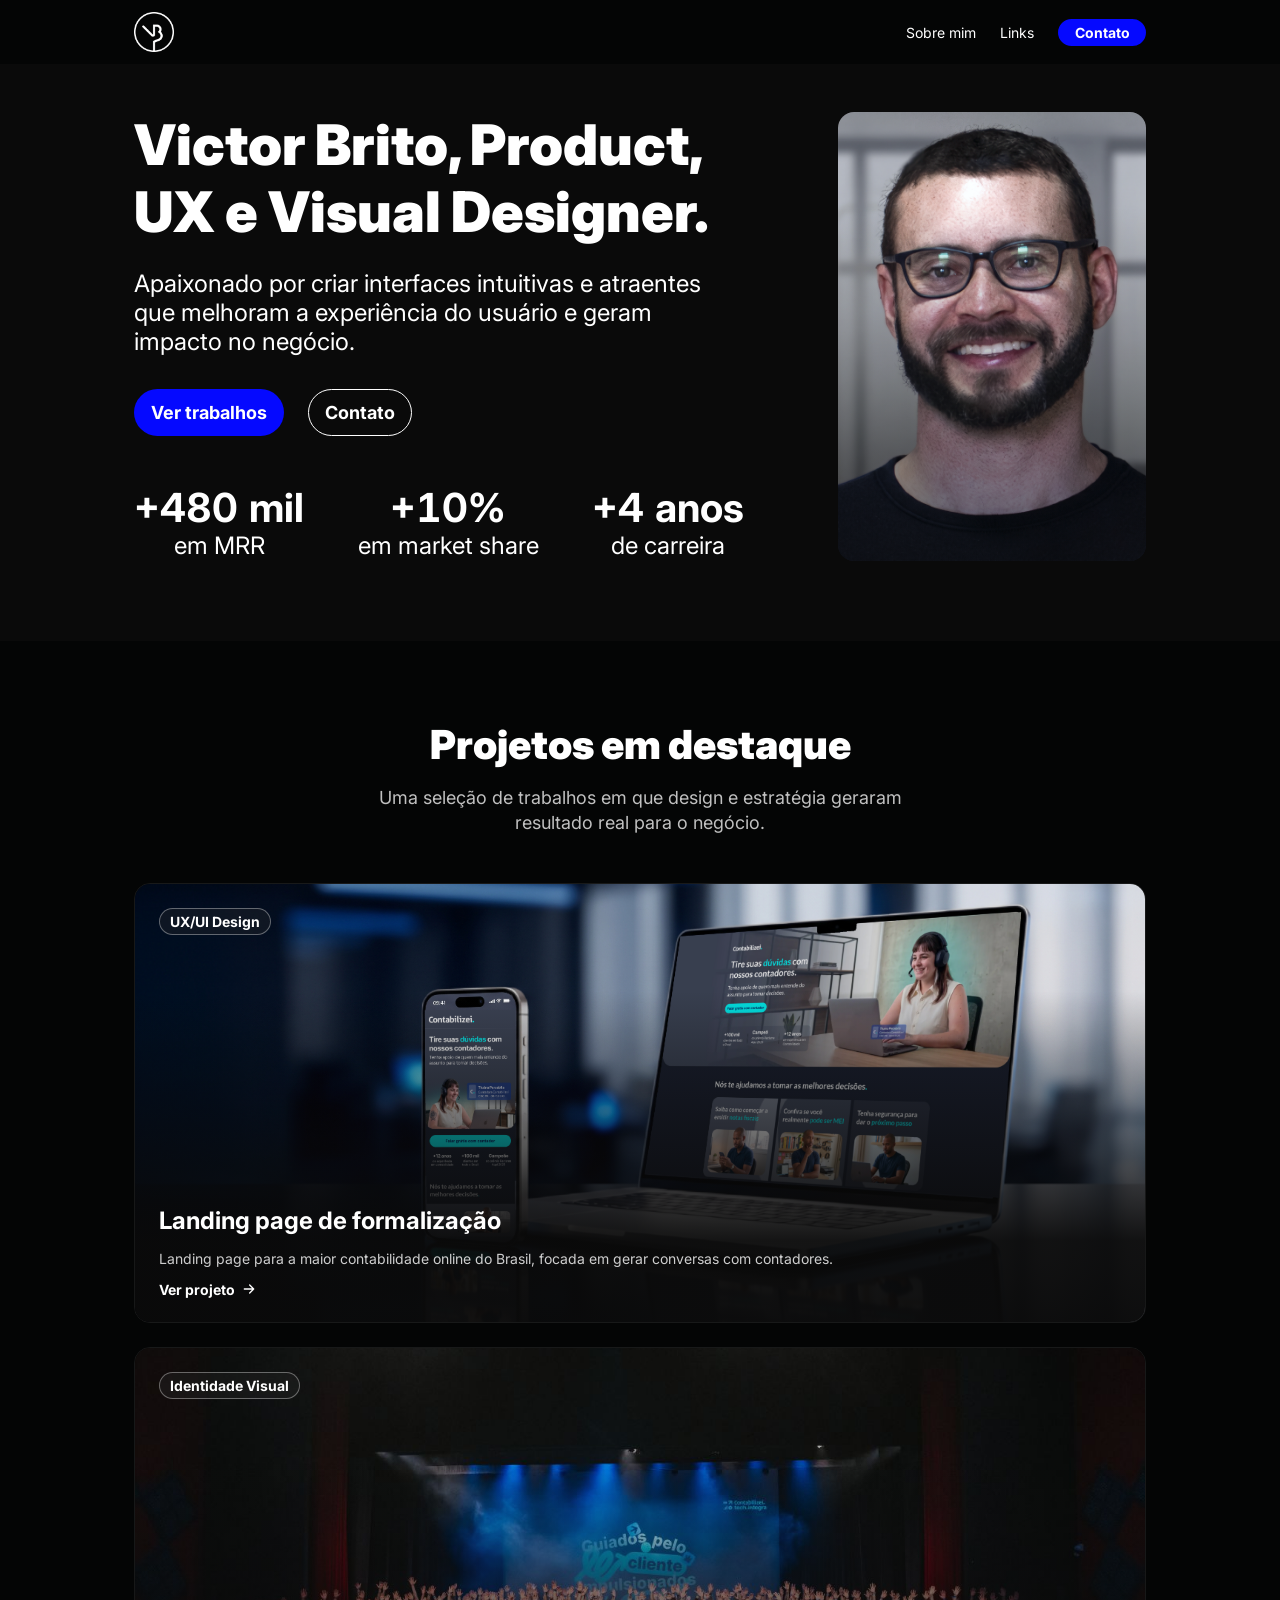
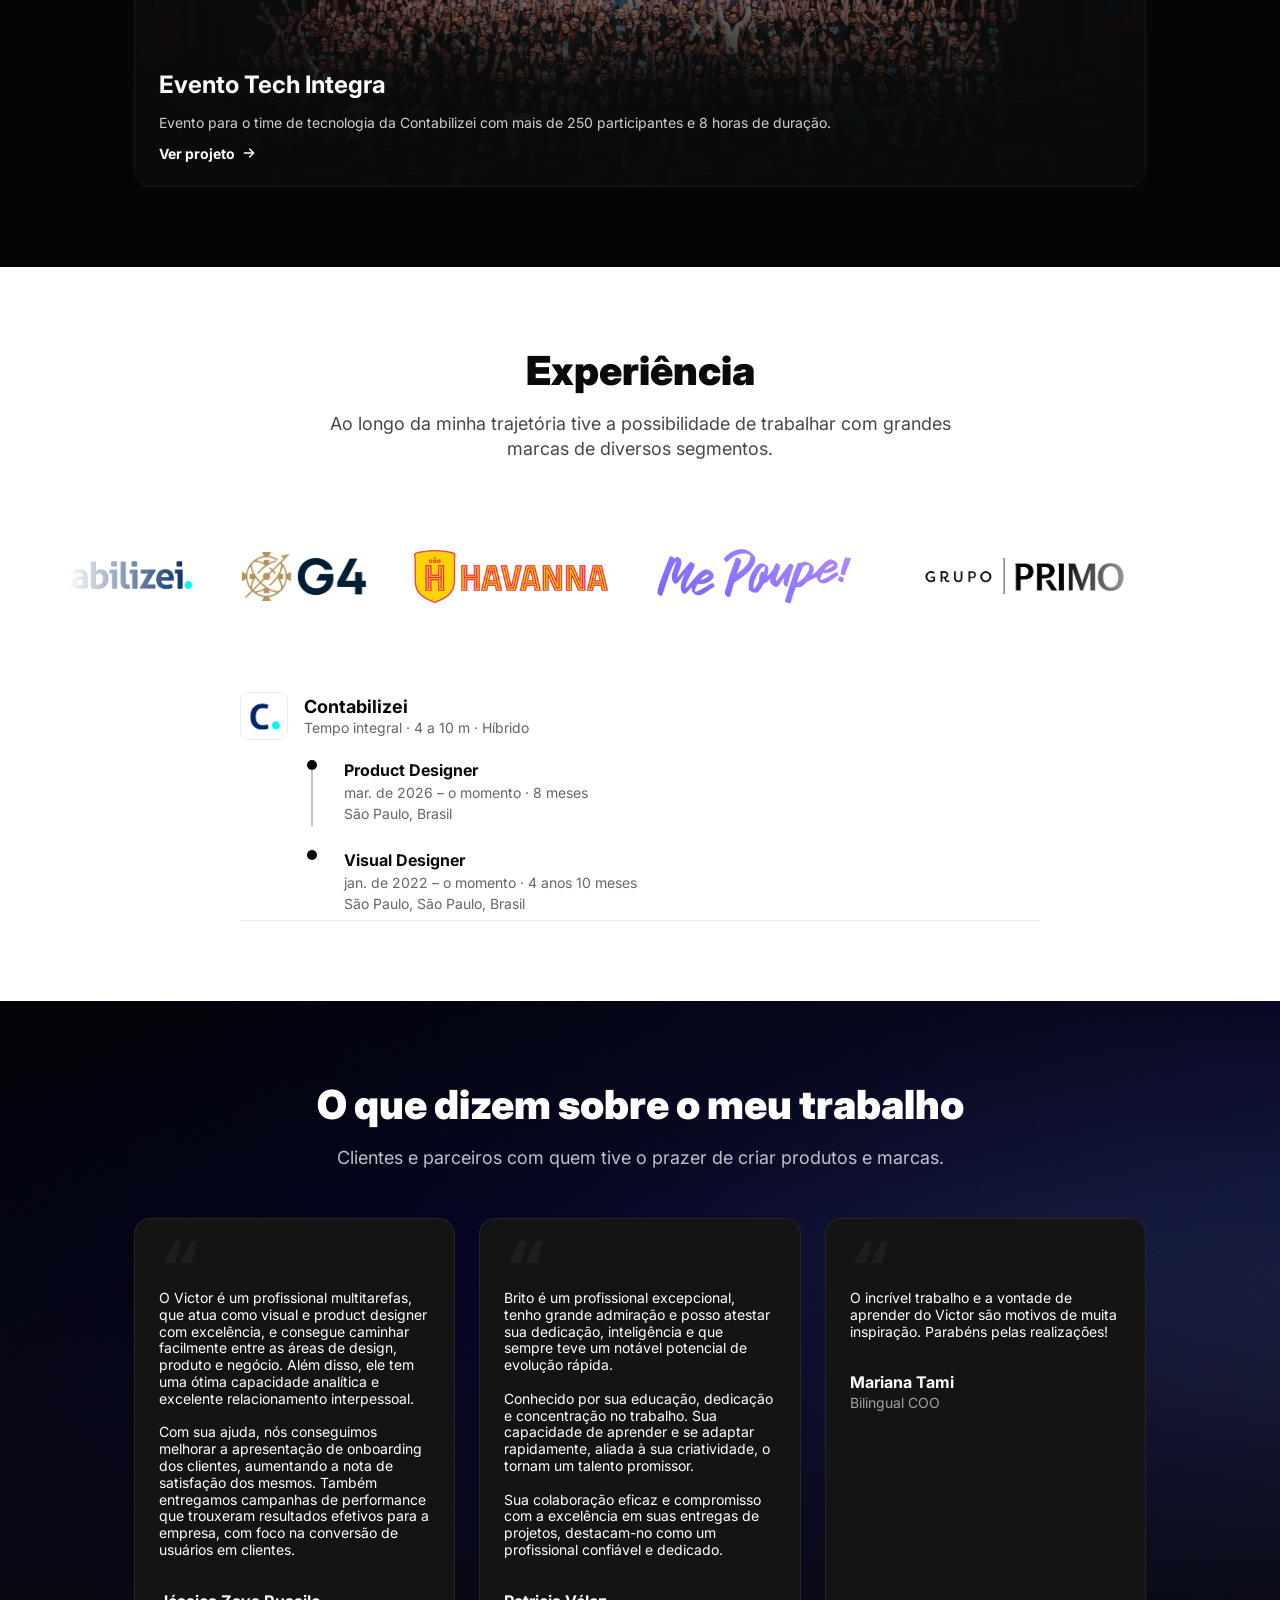
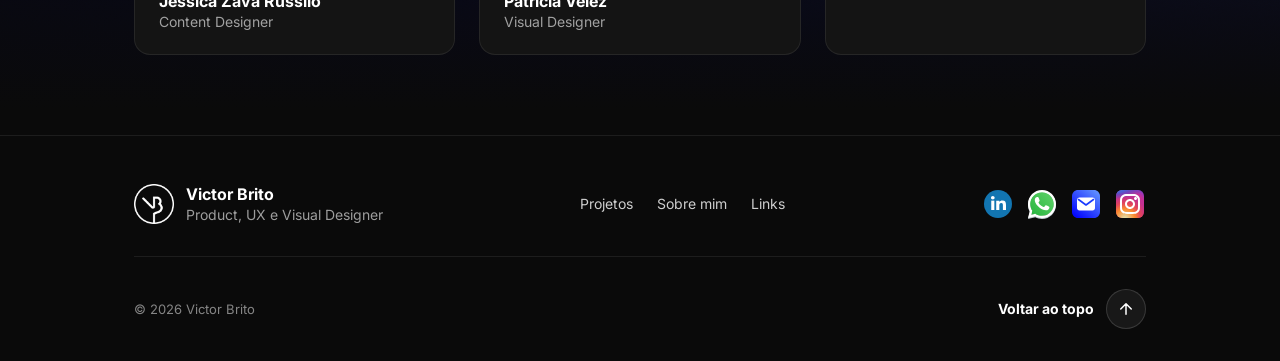
<file: index.html>
<!DOCTYPE html>
<html lang="pt-BR">
<head>
  <meta charset="UTF-8">
  <meta name="viewport" content="width=device-width, initial-scale=1.0">
  <script>document.documentElement.classList.add('js');</script>
  <title>Victor Brito — Product, UX e Visual Designer</title>
  <link rel="preconnect" href="https://fonts.googleapis.com">
  <link rel="preconnect" href="https://fonts.gstatic.com" crossorigin>
  <link href="https://fonts.googleapis.com/css2?family=Inter:wght@400;700;900&family=Iosevka+Charon+Mono:wght@700&display=swap" rel="stylesheet">
  <style>
    :root {
      --color-bg: #0a0a0a;
      --color-bg-alt: #040505;
      --color-surface: #141414;
      --color-text: #ffffff;
      --color-text-muted: rgba(255, 255, 255, .75);
      --color-border: rgba(255, 255, 255, .08);
      --color-primary: #0509ff;
      --container: 1012px;
      --gutter: 16px;
    }

    *, *::before, *::after { box-sizing: border-box; }

    /* âncoras (ex.: "Ver trabalhos" → Projetos) rolam suavemente e param abaixo do cabeçalho fixo */
    html { scroll-behavior: smooth; }
    [id] { scroll-margin-top: 64px; }

    body {
      margin: 0;
      background: var(--color-bg);
      color: var(--color-text);
      font-family: 'Inter', system-ui, sans-serif;
      -webkit-font-smoothing: antialiased;
    }

    a { color: inherit; text-decoration: none; }

    .container {
      width: 100%;
      max-width: calc(var(--container) + var(--gutter) * 2);
      margin: 0 auto;
      padding: 0 var(--gutter);
    }

    .btn {
      display: inline-flex;
      align-items: center;
      justify-content: center;
      background: var(--color-primary);
      color: var(--color-text);
      font-weight: 700;
      border: 1px solid transparent;
      border-radius: 360px;
      white-space: nowrap;
      transition: filter .2s ease, transform .3s ease-out, background-color .2s ease;
    }
    .btn:hover { filter: brightness(1.15); transform: translateY(-4px); }
    .btn:active { transform: scale(.97); }
    .btn--outline { background: transparent; border-color: var(--color-text); }
    .btn--outline:hover { filter: none; background: rgba(255, 255, 255, .08); }

    /* Header */
    .site-header {
      position: sticky;
      top: 0;
      z-index: 10;
      background: var(--color-bg-alt);
      padding: 12px 0;
      transition: background-color .3s ease, box-shadow .3s ease;
    }
    .header__logo img { transition: transform .5s cubic-bezier(.2, .7, .2, 1); }
    .header__logo:hover img { transform: rotate(-12deg) scale(1.08); }
    .header {
      display: flex;
      align-items: center;
      justify-content: space-between;
    }
    .header__logo img { display: block; width: 40px; height: 40px; }
    .nav {
      display: flex;
      align-items: center;
      gap: 24px;
      font-size: 14px;
    }
    .nav__link:hover { opacity: .75; }
    .nav .btn { width: 88px; padding: 4px 6px; font-size: 14px; }

    /* Hero */
    .hero { padding: 48px 0 80px; }
    .hero__inner {
      display: flex;
      align-items: stretch;
      justify-content: space-between;
      gap: 72px;
    }
    .hero__main {
      display: flex;
      flex-direction: column;
      gap: 48px;
      width: 610px; /* Figma: 601px; o navegador renderiza a Inter um pouco mais larga e "UX e Visual Designer." precisa de 604px */
      flex-shrink: 0;
    }
    .hero__content {
      display: flex;
      flex-direction: column;
      gap: 24px;
    }
    .hero__title {
      margin: 0;
      font-size: 56px;
      font-weight: 900;
      line-height: 1.2;
    }
    .hero__body {
      display: flex;
      flex-direction: column;
      align-items: flex-start;
      gap: 32px;
    }
    .hero__text {
      margin: 0;
      font-size: 24px;
      line-height: 1.2;
    }
    .hero__actions { display: flex; flex-wrap: wrap; gap: 24px; }
    .hero__actions .btn { padding: 12px 16px; font-size: 18px; }

    .hero__image {
      position: relative;
      flex: 0 0 308px;
      margin: 0;
      border-radius: 16px;
      overflow: hidden;
    }
    .hero__image img {
      position: absolute;
      inset: 0;
      width: 100%;
      height: 100%;
      object-fit: cover;
      display: block;
      transition: transform .8s cubic-bezier(.2, .7, .2, 1);
    }
    .hero__image::after {
      content: "";
      position: absolute;
      inset: 0;
      background: linear-gradient(to bottom, rgba(10, 10, 10, 0) 21.222%, rgba(10, 10, 10, .6));
      pointer-events: none;
    }
    .hero__image:hover img { transform: scale(1.04); }

    /* Statistics */
    .stats {
      display: flex;
      align-items: center;
      justify-content: space-between;
      gap: 32px;
      margin: 0;
      line-height: 1.2;
    }
    .stat {
      display: flex;
      flex-direction: column;
      align-items: center;
      flex-shrink: 0;
      text-align: center;
      white-space: nowrap;
    }
    .stat__value {
      position: relative;
      font-size: 40px;
      font-weight: 700;
      font-variant-numeric: tabular-nums;
    }
    /*
      O valor final (invisível) define a largura do bloco; o valor em contagem fica
      sobreposto e fora do fluxo, então números intermediários mais largos
      (ex.: "+0,7 mi") não empurram os vizinhos nem quebram linha.
    */
    .stat__value-final { visibility: hidden; }
    .stat__value-current { position: absolute; top: 0; left: 50%; transform: translateX(-50%); }
    .stat__label { font-size: 24px; }

    /* Section header (Projetos / Depoimentos) */
    .section { padding: 80px 0; }
    .section--alt { background: var(--color-bg-alt); }
    .section__header {
      display: flex;
      flex-direction: column;
      align-items: center;
      gap: 16px;
      max-width: 584px;
      margin: 0 auto 48px;
      text-align: center;
    }
    .section__title {
      margin: 0;
      font-size: 40px;
      font-weight: 900;
      line-height: 1.2;
    }
    .section__text {
      margin: 0;
      font-size: 18px;
      line-height: 1.4;
      color: var(--color-text-muted);
    }
    .section__header--wide { max-width: 674px; }
    /* título na largura toda (Figma: 1008px), descrição continua em 674px */
    .section__header--full { max-width: none; }
    .section__header--full .section__text { max-width: 674px; }

    /* Experiência (seção clara) */
    .section--light { background: #ffffff; color: #0a0a0a; }
    .section--light .section__text { color: rgba(10, 10, 10, .75); }

    /*
      Ticker de logos (estilo Framer Ticker): faixa infinita com velocidade constante,
      que desacelera suavemente no hover. O JS duplica o conjunto de logos até cobrir a
      tela; sem JS, os logos ficam parados e centralizados.
    */
    .ticker {
      --ticker-gap: 48px;
      overflow: hidden;
      margin-bottom: 48px;
      -webkit-mask-image: linear-gradient(90deg, transparent 5.29%, #000 14.76%, #000 82.83%, transparent 91.35%);
      mask-image: linear-gradient(90deg, transparent 5.29%, #000 14.76%, #000 82.83%, transparent 91.35%);
    }
    .ticker__track {
      display: flex;
      justify-content: center;
      width: max-content;
      min-width: 100%;
      will-change: transform;
    }
    .ticker.is-running .ticker__track { justify-content: flex-start; }
    .ticker__set {
      display: flex;
      align-items: center;
      gap: var(--ticker-gap);
      margin: 0;
      padding: 0 var(--ticker-gap) 0 0;
      list-style: none;
    }
    .ticker__set img { display: block; height: auto; }

    /* Linha do tempo */
    .timeline { max-width: 800px; margin: 0 auto; }
    .timeline__company { display: flex; flex-direction: column; }
    .timeline__header {
      display: flex;
      align-items: center;
      gap: 16px;
      padding-bottom: 20px;
    }
    .timeline__logo {
      display: block;
      width: 48px;
      height: 48px;
      flex-shrink: 0;
      object-fit: cover;
      border: 1px solid rgba(10, 10, 10, .08);
      border-radius: 8px;
    }
    .timeline__name { margin: 0; font-size: 18px; font-weight: 700; }
    .timeline__meta { margin: 2px 0 0; font-size: 14px; color: #666; }
    .timeline__roles { margin: 0; padding: 0 0 0 64px; list-style: none; }
    .timeline__role { display: flex; align-items: flex-start; gap: 16px; padding-bottom: 24px; }
    .timeline__role:last-child { padding-bottom: 8px; }
    .timeline__role > img { display: block; flex-shrink: 0; }
    .timeline__info { display: flex; flex-direction: column; gap: 4px; padding-left: 8px; }
    .timeline__role-title { margin: 0; font-size: 16px; font-weight: 700; }
    .timeline__info p { margin: 0; font-size: 14px; color: #666; }
    .timeline__divider { height: 1px; margin: 0; border: 0; background: rgba(10, 10, 10, .08); }

    /* Depoimentos: brilho de fundo do Figma que se dissolve no preto */
    .section--glow {
      background:
        linear-gradient(to bottom, rgba(10, 10, 10, 0) 28.668%, #0a0a0a 96.603%),
        url("assets/BG.png") top center / 100% auto no-repeat,
        var(--color-bg);
    }

    /* Projects */
    .projects {
      display: flex;
      flex-direction: column;
      gap: 24px;
    }
    .projects__row {
      display: grid;
      grid-template-columns: repeat(2, 1fr);
      gap: 24px;
    }
    .project-card {
      position: relative;
      isolation: isolate;
      display: flex;
      flex-direction: column;
      justify-content: flex-end;
      align-items: flex-start;
      gap: 12px;
      height: 440px;
      padding: 24px;
      border: 1px solid var(--color-border);
      border-radius: 16px;
      overflow: hidden;
    }
    .project-card__media {
      position: absolute;
      inset: 0;
      z-index: -2;
      overflow: hidden;
      transition: transform .6s cubic-bezier(.2, .7, .2, 1);
    }
    .project-card__media img {
      position: absolute;
      inset: 0;
      width: 100%;
      height: 100%;
      max-width: none;
      object-fit: cover;
    }
    /* enquadramentos definidos no Figma */
    .project-card__media--contabilizei img {
      inset: auto;
      left: -32.44%;
      top: -23.88%;
      width: 140.27%;
      height: 129.11%;
    }
    .project-card::after {
      content: "";
      position: absolute;
      inset: 0;
      z-index: -1;
      background: linear-gradient(to bottom, rgba(0, 0, 0, 0) 24.443%, rgba(10, 10, 10, .95) 81.477%);
    }
    .project-card:hover .project-card__media,
    .project-card:focus-visible .project-card__media { transform: scale(1.08); }
    .project-card__link img { transition: transform .3s ease; }
    .project-card:hover .project-card__link img,
    .project-card:focus-visible .project-card__link img { transform: translateX(4px); }
    .project-card { transition: border-color .3s ease; }
    .project-card:hover { border-color: rgba(255, 255, 255, .2); }
    .project-card:focus-visible { outline: 2px solid var(--color-primary); outline-offset: 4px; }

    /* tag no canto superior esquerdo do card (Figma) */
    .project-card__tag {
      position: absolute;
      top: 24px;
      left: 24px;
      padding: 4px 10px;
      background: rgba(45, 44, 45, .32);
      border: .5px solid rgba(255, 255, 255, .35);
      border-radius: 360px;
      font-size: 14px;
      font-weight: 700;
    }
    .project-card__title {
      margin: 0;
      font-size: 24px;
      font-weight: 700;
      line-height: 1.2;
    }
    .project-card__text {
      margin: 0;
      font-size: 14px;
      line-height: 1.5;
      color: rgba(255, 255, 255, .8);
    }
    .project-card__link {
      display: inline-flex;
      align-items: center;
      gap: 6px;
      font-size: 14px;
      font-weight: 700;
    }
    .project-card__link img { display: block; width: 16px; height: 16px; }

    /* Testimonials (no desktop a faixa do ticker é só um invólucro; ela só roda no mobile) */
    .testimonials .ticker__track { display: block; width: auto; }
    .testimonials__grid {
      display: grid;
      grid-template-columns: repeat(3, 1fr);
      gap: 24px;
      margin: 0;
      padding: 0;
      list-style: none;
    }
    .testimonial {
      display: flex;
      flex-direction: column;
      gap: 16px;
      height: 100%;
      margin: 0;
      padding: 32px 24px 24px;
      background: var(--color-surface);
      border: 1px solid var(--color-border);
      border-radius: 16px;
      transition: border-color .2s ease, transform .2s ease;
    }
    .testimonial:hover {
      border-color: var(--color-primary);
      transform: translateY(-4px);
    }
    .testimonial__quote {
      display: flex;
      flex-direction: column;
      gap: 8px;
      margin: 0;
      padding-bottom: 16px;
    }
    .testimonial__mark {
      height: 31px;
      font-family: 'Iosevka Charon Mono', ui-monospace, monospace;
      font-size: 72px;
      font-weight: 700;
      line-height: 48px;
      color: #1e1e1e;
    }
    .testimonial__quote p {
      margin: 0;
      font-size: 14px;
      line-height: 1.2;
      white-space: pre-line;
    }
    .testimonial__name { display: block; font-size: 16px; font-weight: 700; font-style: normal; }
    .testimonial__role { display: block; margin-top: 2px; font-size: 14px; color: rgba(255, 255, 255, .6); }

    /* Footer */

    /*
      Animações de entrada no estilo fadeInUp (referência: topdon.com):
      cada bloco parte 100% da própria altura abaixo, invisível, e sobe em 1s.
      Só escondem o conteúdo quando o JS está ativo.
    */
    @keyframes fadeInUp {
      from { opacity: 0; transform: translate3d(0, 100%, 0); }
      to   { opacity: 1; transform: none; }
    }
    @keyframes imageSettle {
      from { transform: scale(1.2); }
      to   { transform: none; }
    }
    .js [data-reveal] { opacity: 0; transform: translate3d(0, 100%, 0); }
    .js [data-reveal].is-visible {
      opacity: 1;
      transform: none;
      /* "backwards" devolve o transform ao CSS normal no fim, liberando o hover */
      animation: fadeInUp 1s ease var(--delay, 0s) backwards;
    }
    .js .hero__image[data-reveal].is-visible img {
      animation: imageSettle 1.8s cubic-bezier(.2, .7, .2, 1) var(--delay, 0s) backwards;
    }
    /* recorta os blocos enquanto sobem, como uma máscara na borda da seção */
    .hero, .section { overflow: clip; }

    /* Hover flutuante (sobe 8px, .3s ease-out) */
    .js .project-card.is-visible,
    .testimonial {
      transition: transform .3s ease-out, border-color .3s ease;
    }
    .js .project-card.is-visible:hover,
    .js .project-card.is-visible:focus-visible,
    .testimonial:hover { transform: translateY(-8px); }

    @media (max-width: 900px) {
      .ticker { --ticker-gap: 32px; }
      .hero__inner { flex-direction: column; gap: 48px; }
      .hero__main { width: 100%; }
      .hero__image { flex: none; aspect-ratio: 348 / 393; max-width: 400px; width: 100%; }
      .testimonials__grid { grid-template-columns: 1fr; max-width: 584px; margin: 0 auto; }

      /* em telas menores o enquadramento fixo distorce a imagem: volta para "cover" mantendo o foco */
      .project-card__media--contabilizei img { inset: 0; width: 100%; height: 100%; }
      .project-card__media--contabilizei img { object-position: 59% 57%; }
    }

    @media (max-width: 700px) {
      .projects { gap: 16px; }
      .projects__row { grid-template-columns: 1fr; gap: 16px; }
      .project-card { height: 440px; }
    }

    /* Mobile (Figma "Site — Mobile": frame de 390px, margem de 20px) */
    @media (max-width: 600px) {
      :root { --gutter: 20px; }
      .hero { padding: 32px 0 40px; }
      .hero__inner { gap: 32px; }
      .hero__main { gap: 40px; }
      /* foto vem primeiro, na largura toda */
      .hero__image { order: -1; align-self: center; width: 200px; aspect-ratio: 200 / 167; }
      .hero__title { font-size: 28px; }
      .hero__text { font-size: 18px; }
      .hero__body { gap: 24px; }
      /* as três estatísticas continuam lado a lado, menores */
      .stats { gap: 8px; }
      .stat__value { font-size: 24px; }
      .stat__label { font-size: 13px; }
      .section { padding: 40px 0; }
      .section__title { font-size: 28px; }
      .section__text { font-size: 16px; }
      .section__header { margin-bottom: 32px; }
      .ticker { margin-bottom: 32px; }
      /*
        Depoimentos viram um carrossel em ticker: a faixa vai até as bordas da tela
        e rola sem parar (mesmo motor do ticker de logos), desacelerando ao tocar.
      */
      .testimonials { overflow: hidden; margin: 0 calc(var(--gutter) * -1); }
      .testimonials .ticker__track { display: flex; width: max-content; will-change: transform; }
      .testimonials:not(.is-running) .ticker__track { padding-left: var(--gutter); }
      .testimonials__grid { display: flex; align-items: stretch; gap: 16px; max-width: none; margin: 0; padding: 0 16px 0 0; }
      .testimonials__grid > li { flex: none; width: 300px; }
      /* a faixa inteira já está em movimento: os cards não fazem a entrada individual */
      .js .testimonials [data-reveal] { opacity: 1; transform: none; animation: none; }
      .timeline__roles { padding-left: 16px; }
      .timeline__info p { white-space: normal; }
    }
    /* mobile: botões empilhados, na largura toda */
    @media (max-width: 600px) {
      .hero__actions { flex-direction: column; align-self: stretch; }
      .hero__actions .btn { width: 100%; }
    }
    /* Tipografia mobile um degrau menor; o corpo de texto segue em 16px */
    @media (max-width: 600px) {
      .hero__text { font-size: 16px; }
      .hero__actions .btn { font-size: 16px; }
      .section__title { font-size: 24px; }
      .project-card__title { font-size: 20px; }
      .timeline__name { font-size: 16px; }
      /*
        Enquadramento das imagens dos cards no mobile (recorte do Figma, card de 350x440).
        A altura segue o Figma e a largura acompanha a proporção, para não distorcer
        em celulares mais estreitos ou mais largos.
      */
      .project-card__media--contabilizei img,
      .project-card__media--tech-integra img { inset: auto; width: auto; height: auto; object-fit: fill; }
      .project-card__media--contabilizei img { left: -215%; top: -25.47%; height: 125.47%; }
      .project-card__media--tech-integra img { left: -68.36%; top: -23.06%; height: 125.17%; }
    }
  </style>
  <link rel="stylesheet" href="assets/liquid-glass.css">
  <link rel="stylesheet" href="assets/menu.css">
  <link rel="stylesheet" href="assets/footer.css">
</head>
<body>
  <div class="site-header">
    <header class="container header">
      <a href="#" class="header__logo" aria-label="Início">
        <img src="assets/logo.png" alt="Logo Victor Brito" width="40" height="40">
      </a>
      <nav class="nav">
        <a href="sobre.html" class="nav__link">Sobre mim</a>
        <a href="links.html" class="nav__link">Links</a>
        <a href="https://api.whatsapp.com/send/?phone=5511976625372&amp;text&amp;type=phone_number&amp;app_absent=0" target="_blank" rel="noopener" class="btn">Contato</a>
      </nav>
    </header>
  </div>

  <main>
    <section class="hero">
      <div class="container hero__inner">
        <div class="hero__main">
          <div class="hero__content">
            <h1 class="hero__title" data-reveal style="--delay: .1s">Victor Brito, Product, UX e Visual Designer.</h1>
            <div class="hero__body">
              <p class="hero__text" data-reveal style="--delay: .25s">Apaixonado por criar interfaces intuitivas e atraentes que melhoram a experiência do usuário e geram impacto no negócio.</p>
              <div class="hero__actions" data-reveal style="--delay: .4s">
                <a href="#projetos" class="btn">Ver trabalhos</a>
                <a href="https://api.whatsapp.com/send/?phone=5511976625372&amp;text&amp;type=phone_number&amp;app_absent=0" target="_blank" rel="noopener" class="btn btn--outline">Contato</a>
              </div>
            </div>
          </div>

          <dl class="stats" data-reveal style="--delay: .55s">
            <div class="stat">
              <dt class="stat__label" style="order: 2">em MRR</dt>
              <dd class="stat__value" style="margin: 0; order: 1" data-count="500" data-prefix="+" data-suffix=" mil"></dd>
            </div>
            <div class="stat">
              <dt class="stat__label" style="order: 2">em market share</dt>
              <dd class="stat__value" style="margin: 0; order: 1" data-count="10" data-prefix="+" data-suffix="%"></dd>
            </div>
            <div class="stat">
              <dt class="stat__label" style="order: 2">de carreira</dt>
              <dd class="stat__value" style="margin: 0; order: 1" data-count="4" data-prefix="+" data-suffix=" anos"></dd>
            </div>
          </dl>
        </div>

        <figure class="hero__image" data-reveal="zoom" style="--delay: .2s">
          <img src="assets/foto-perfil.png" alt="Foto de Victor Brito sorrindo, de óculos e camiseta preta" width="1024" height="1024">
        </figure>
      </div>
    </section>

    <section class="section section--alt" id="projetos" aria-labelledby="projetos-titulo">
      <div class="container">
        <div class="section__header" data-reveal>
          <h2 class="section__title" id="projetos-titulo">Projetos em destaque</h2>
          <p class="section__text">Uma seleção de trabalhos em que design e estratégia geraram resultado real para o negócio.</p>
        </div>

        <div class="projects">
          <a href="formalizar.html" class="project-card" data-reveal>
            <div class="project-card__media project-card__media--contabilizei" aria-hidden="true">
              <img src="assets/mockup formalizar.png" alt="">
            </div>
            <span class="project-card__tag">UX/UI Design</span>
            <h3 class="project-card__title">Landing page de formalização</h3>
            <p class="project-card__text">Landing page para a maior contabilidade online do Brasil, focada em gerar conversas com contadores.</p>
            <span class="project-card__link">Ver projeto <img src="assets/icon-arrow-right.svg" alt="" width="16" height="16"></span>
          </a>

          <a href="tech-integra.html" class="project-card" data-reveal>
            <div class="project-card__media project-card__media--tech-integra" aria-hidden="true">
              <img src="assets/Imagem do evento.jpg" alt="">
            </div>
            <span class="project-card__tag">Identidade Visual</span>
            <h3 class="project-card__title">Evento Tech Integra</h3>
            <p class="project-card__text">Evento para o time de tecnologia da Contabilizei com mais de 250 participantes e 8 horas de duração.</p>
            <span class="project-card__link">Ver projeto <img src="assets/icon-arrow-right.svg" alt="" width="16" height="16"></span>
          </a>
        </div>
      </div>
    </section>

    <section class="section section--light" id="experiencia" aria-labelledby="experiencia-titulo">
      <div class="container">
        <div class="section__header section__header--wide" data-reveal>
          <h2 class="section__title" id="experiencia-titulo">Experiência</h2>
          <p class="section__text">Ao longo da minha trajetória tive a possibilidade de trabalhar com grandes marcas de diversos segmentos.</p>
        </div>
      </div>

      <div class="ticker" data-ticker aria-label="Empresas com quem já trabalhei">
        <div class="ticker__track">
          <ul class="ticker__set">
            <li><img src="assets/contabilizei-logo-fundo-transparente.png" alt="Contabilizei" width="194" height="93"></li>
            <li><img src="assets/G4-master_logotipo_azul_rgb_flat.png" alt="G4" width="124" height="49"></li>
            <li><img src="assets/Havanna_logo.png" alt="Havanna" width="194" height="53"></li>
            <li><img src="assets/Logo Me Poupe.png" alt="Me Poupe!" width="195" height="53"></li>
            <li><img src="assets/Logo Grupo Primo.png" alt="Grupo Primo" width="251" height="69"></li>
          </ul>
        </div>
      </div>

      <div class="container">
        <div class="timeline" data-reveal>
          <article class="timeline__company">
            <header class="timeline__header">
              <img class="timeline__logo" src="assets/logo-C.jpg" alt="" width="48" height="48">
              <div>
                <h3 class="timeline__name">Contabilizei</h3>
                <p class="timeline__meta">Tempo integral · 4 a 10 m · Híbrido</p>
              </div>
            </header>
            <ol class="timeline__roles">
              <li class="timeline__role">
                <img src="assets/timeline-linha.svg" alt="" width="16" height="66">
                <div class="timeline__info">
                  <h4 class="timeline__role-title">Product Designer</h4>
                  <p>mar. de 2026 – o momento · 8 meses</p>
                  <p>São Paulo, Brasil</p>
                </div>
              </li>
              <li class="timeline__role">
                <img src="assets/timeline-ponto.svg" alt="" width="16" height="10">
                <div class="timeline__info">
                  <h4 class="timeline__role-title">Visual Designer</h4>
                  <p>jan. de 2022 – o momento · 4 anos 10 meses</p>
                  <p>São Paulo, São Paulo, Brasil</p>
                </div>
              </li>
            </ol>
          </article>
          <hr class="timeline__divider">
        </div>
      </div>
    </section>

    <section class="section section--glow" id="depoimentos" aria-labelledby="depoimentos-titulo">
      <div class="container">
        <div class="section__header section__header--full" data-reveal>
          <h2 class="section__title" id="depoimentos-titulo">O que dizem sobre o meu trabalho</h2>
          <p class="section__text">Clientes e parceiros com quem tive o prazer de criar produtos e marcas.</p>
        </div>

        <div class="testimonials" data-ticker data-ticker-media="(max-width: 600px)" aria-label="Depoimentos">
          <div class="ticker__track">
            <ul class="testimonials__grid">
              <li data-reveal>
                <figure class="testimonial">
                  <blockquote class="testimonial__quote">
                    <span class="testimonial__mark" aria-hidden="true">&ldquo;</span>
                    <p>O Victor é um profissional multitarefas, que atua como visual e product designer com excelência, e consegue caminhar facilmente entre as áreas de design, produto e negócio. Além disso, ele tem uma ótima capacidade analítica e excelente relacionamento interpessoal.

Com sua ajuda, nós conseguimos melhorar a apresentação de onboarding dos clientes, aumentando a nota de satisfação dos mesmos. Também entregamos campanhas de performance que trouxeram resultados efetivos para a empresa, com foco na conversão de usuários em clientes.</p>
                  </blockquote>
                  <figcaption>
                    <cite class="testimonial__name">Jéssica Zava Russilo</cite>
                    <span class="testimonial__role">Content Designer</span>
                  </figcaption>
                </figure>
              </li>
              <li data-reveal>
                <figure class="testimonial">
                  <blockquote class="testimonial__quote">
                    <span class="testimonial__mark" aria-hidden="true">&ldquo;</span>
                    <p>Brito é um profissional excepcional, tenho grande admiração e posso atestar sua dedicação, inteligência e que sempre teve um notável potencial de evolução rápida.

Conhecido por sua educação, dedicação e concentração no trabalho. Sua capacidade de aprender e se adaptar rapidamente, aliada à sua criatividade, o tornam um talento promissor.

Sua colaboração eficaz e compromisso com a excelência em suas entregas de projetos, destacam-no como um profissional confiável e dedicado.</p>
                  </blockquote>
                  <figcaption>
                    <cite class="testimonial__name">Patricia Vélez</cite>
                    <span class="testimonial__role">Visual Designer</span>
                  </figcaption>
                </figure>
              </li>
              <li data-reveal>
                <figure class="testimonial">
                  <blockquote class="testimonial__quote">
                    <span class="testimonial__mark" aria-hidden="true">&ldquo;</span>
                    <p>O incrível trabalho e a vontade de aprender do Victor são motivos de muita inspiração. Parabéns pelas realizações!</p>
                  </blockquote>
                  <figcaption>
                    <cite class="testimonial__name">Mariana Tami</cite>
                    <span class="testimonial__role">Bilingual COO</span>
                  </figcaption>
                </figure>
              </li>
            </ul>
          </div>
        </div>
      </div>
    </section>
  </main>

  <footer class="site-footer">
    <div class="container">
      <div class="footer__main">
        <a href="index.html" class="footer__brand" aria-label="Victor Brito, início">
          <img src="assets/logo.png" alt="" width="40" height="40">
          <span><span class="footer__name">Victor Brito</span><span class="footer__role">Product, UX e Visual Designer</span></span>
        </a>
        <nav class="footer__nav" aria-label="Rodapé">
          <a href="index.html#projetos">Projetos</a>
          <a href="sobre.html">Sobre mim</a>
          <a href="links.html">Links</a>
        </nav>
        <div class="footer__social">
          <a href="https://www.linkedin.com/in/victor-brito-designer/" target="_blank" rel="noopener"><img src="assets/icon-linkedin.svg" alt="LinkedIn" width="32" height="32"></a>
          <a href="https://api.whatsapp.com/send/?phone=5511976625372&amp;text&amp;type=phone_number&amp;app_absent=0" target="_blank" rel="noopener"><img src="assets/icon-whatsapp.svg" alt="WhatsApp" width="32" height="32"></a>
          <a href="mailto:victor182b@gmail.com?subject=Contato%20pelo%20portf%C3%B3lio"><img src="assets/icon-email.svg" alt="Email" width="32" height="32"></a>
          <a href="https://www.instagram.com/victorbritodesign" target="_blank" rel="noopener"><img src="assets/icon-instagram.svg" alt="Instagram" width="32" height="32"></a>
        </div>
      </div>
      <div class="footer__divider"></div>
      <div class="footer__bottom">
        <p class="footer__copy">© 2026 Victor Brito</p>
        <a href="#" class="footer__top"><span class="footer__top-label">Voltar ao topo</span><span class="footer__top-icon" aria-hidden="true"><svg viewBox="0 0 24 24" fill="none" stroke="currentColor" stroke-width="2" stroke-linecap="round" stroke-linejoin="round"><path d="M12 19V5M5 12l7-7 7 7"/></svg></span></a>
      </div>
    </div>
  </footer>

  <script>
    (function () {
      /* Cabeçalho: fica translúcido com desfoque depois que a página rola */
      const header = document.querySelector('.site-header');
      const onScroll = () => header.classList.toggle('is-scrolled', window.scrollY > 8);
      onScroll();
      window.addEventListener('scroll', onScroll, { passive: true });

      /*
        Animações de entrada ao rolar. O bloco começa deslocado 100% da própria altura,
        então a posição é calculada sem esse deslocamento (IntersectionObserver usaria
        a caixa já deslocada e dispararia tarde demais).
      */
      let pending = [...document.querySelectorAll('[data-reveal]')];
      const TRIGGER = 0.88; // dispara quando o topo do bloco passa de 88% da altura da tela

      const checkReveals = () => {
        pending = pending.filter(el => {
          const offset = new DOMMatrixReadOnly(getComputedStyle(el).transform).m42;
          const top = el.getBoundingClientRect().top - offset;
          if (top > window.innerHeight * TRIGGER) return true;
          el.classList.add('is-visible');
          return false;
        });
        if (!pending.length) {
          window.removeEventListener('scroll', onRevealScroll);
          window.removeEventListener('resize', onRevealScroll);
        }
      };

      let ticking = false;
      const onRevealScroll = () => {
        if (ticking) return;
        ticking = true;
        requestAnimationFrame(() => { checkReveals(); ticking = false; });
      };

      window.addEventListener('scroll', onRevealScroll, { passive: true });
      window.addEventListener('resize', onRevealScroll);
      checkReveals();

      /* Ticker de logos (estilo Framer Ticker) */
      document.querySelectorAll('[data-ticker]').forEach(ticker => {
        const track = ticker.querySelector('.ticker__track');
        const original = track.firstElementChild;
        const media = ticker.dataset.tickerMedia ? window.matchMedia(ticker.dataset.tickerMedia) : null;
        const SPEED = 60;         // px por segundo
        const HOVER_FACTOR = 0.2; // velocidade relativa no hover
        const EASE = 4;           // quão rápido a velocidade se ajusta (por segundo)

        let setWidth = 0;
        let offset = 0;
        let speed = SPEED;
        let target = SPEED;
        let last = 0;
        let rafId = null;
        let visible = false;

        // duplica o conjunto até cobrir a largura da faixa + um conjunto extra para o loop
        const reset = () => {
          track.querySelectorAll(':scope > [aria-hidden]').forEach(c => c.remove());
          track.style.transform = '';
          ticker.classList.remove('is-running');
          setWidth = 0;
          offset = 0;
        };

        const fill = () => {
          reset();
          if (media && !media.matches) { stop(); return; }
          setWidth = original.getBoundingClientRect().width;
          if (!setWidth) return;
          const copies = Math.ceil(ticker.clientWidth / setWidth) + 1;
          for (let i = 0; i < copies; i++) {
            const clone = original.cloneNode(true);
            clone.setAttribute('aria-hidden', 'true');
            clone.querySelectorAll('img').forEach(img => { img.alt = ''; });
            clone.querySelectorAll('[data-reveal]').forEach(el => el.removeAttribute('data-reveal'));
            track.appendChild(clone);
          }
          ticker.classList.add('is-running');
        };

        const frame = now => {
          const dt = last ? Math.min((now - last) / 1000, 0.1) : 0;
          last = now;
          speed += (target - speed) * Math.min(EASE * dt, 1);
          offset = (offset + speed * dt) % setWidth;
          track.style.transform = `translate3d(${-offset}px, 0, 0)`;
          rafId = requestAnimationFrame(frame);
        };

        const start = () => { if (rafId === null && setWidth && visible) { last = 0; rafId = requestAnimationFrame(frame); } };
        const stop = () => { if (rafId !== null) { cancelAnimationFrame(rafId); rafId = null; } };

        ticker.addEventListener('mouseenter', () => { target = SPEED * HOVER_FACTOR; });
        ticker.addEventListener('mouseleave', () => { target = SPEED; });
        ticker.addEventListener('touchstart', () => { target = SPEED * HOVER_FACTOR; }, { passive: true });
        ticker.addEventListener('touchend', () => { target = SPEED; });

        // só anima enquanto a faixa está visível
        new IntersectionObserver(([entry]) => {
          visible = entry.isIntersecting;
          visible ? start() : stop();
        }).observe(ticker);

        let resizeTimer;
        window.addEventListener('resize', () => {
          clearTimeout(resizeTimer);
          resizeTimer = setTimeout(fill, 150);
        });

        // espera os logos carregarem para medir a largura real do conjunto
        const imgs = [...original.querySelectorAll('img')];
        Promise.all(imgs.map(img => img.complete ? null : new Promise(r => { img.onload = img.onerror = r; })))
          .then(() => { fill(); start(); });
        if (media) media.addEventListener('change', () => { fill(); start(); });
      });

      /* Contagem dos big numbers */
      const counters = document.querySelectorAll('[data-count]');
      const DURATION = 2000;
      const START_DELAY = 600; // espera a entrada da linha de estatísticas
      const easeOutCubic = t => 1 - Math.pow(1 - t, 3);

      const format = (el, value, decimals) => {
        const { prefix = '', suffix = '' } = el.dataset;
        // sem casas fixas: "+0,7 mi" durante a contagem e "+1 mi" no fim, sem "+1,0 mi"
        return prefix + value.toLocaleString('pt-BR', {
          minimumFractionDigits: 0,
          maximumFractionDigits: decimals
        }) + suffix;
      };

      counters.forEach(el => {
        const target = Number(el.dataset.count);
        const finalText = format(el, target, 0);
        el.setAttribute('aria-label', finalText);
        el.innerHTML =
          `<span class="stat__value-final" aria-hidden="true">${finalText}</span>` +
          `<span class="stat__value-current" aria-hidden="true">${format(el, 0, 0)}</span>`;
      });

      const animate = el => {
        const target = Number(el.dataset.count);
        const decimals = Number(el.dataset.decimals || 0);
        const out = el.querySelector('.stat__value-current');
        const start = performance.now() + START_DELAY;

        const tick = now => {
          const progress = Math.min(Math.max((now - start) / DURATION, 0), 1);
          const value = target * easeOutCubic(progress);
          out.textContent = progress < 1
            ? format(el, decimals ? value : Math.round(value), decimals)
            : format(el, target, 0);
          if (progress < 1) requestAnimationFrame(tick);
        };
        requestAnimationFrame(tick);
      };

      const counterObserver = new IntersectionObserver(entries => {
        entries.forEach(entry => {
          if (!entry.isIntersecting) return;
          animate(entry.target);
          counterObserver.unobserve(entry.target);
        });
      }, { threshold: 0.5 });

      counters.forEach(el => counterObserver.observe(el));
    })();
  </script>
  <script src="assets/menu.js"></script>
  <script src="assets/liquid-glass.js"></script>
</body>
</html>
</file>
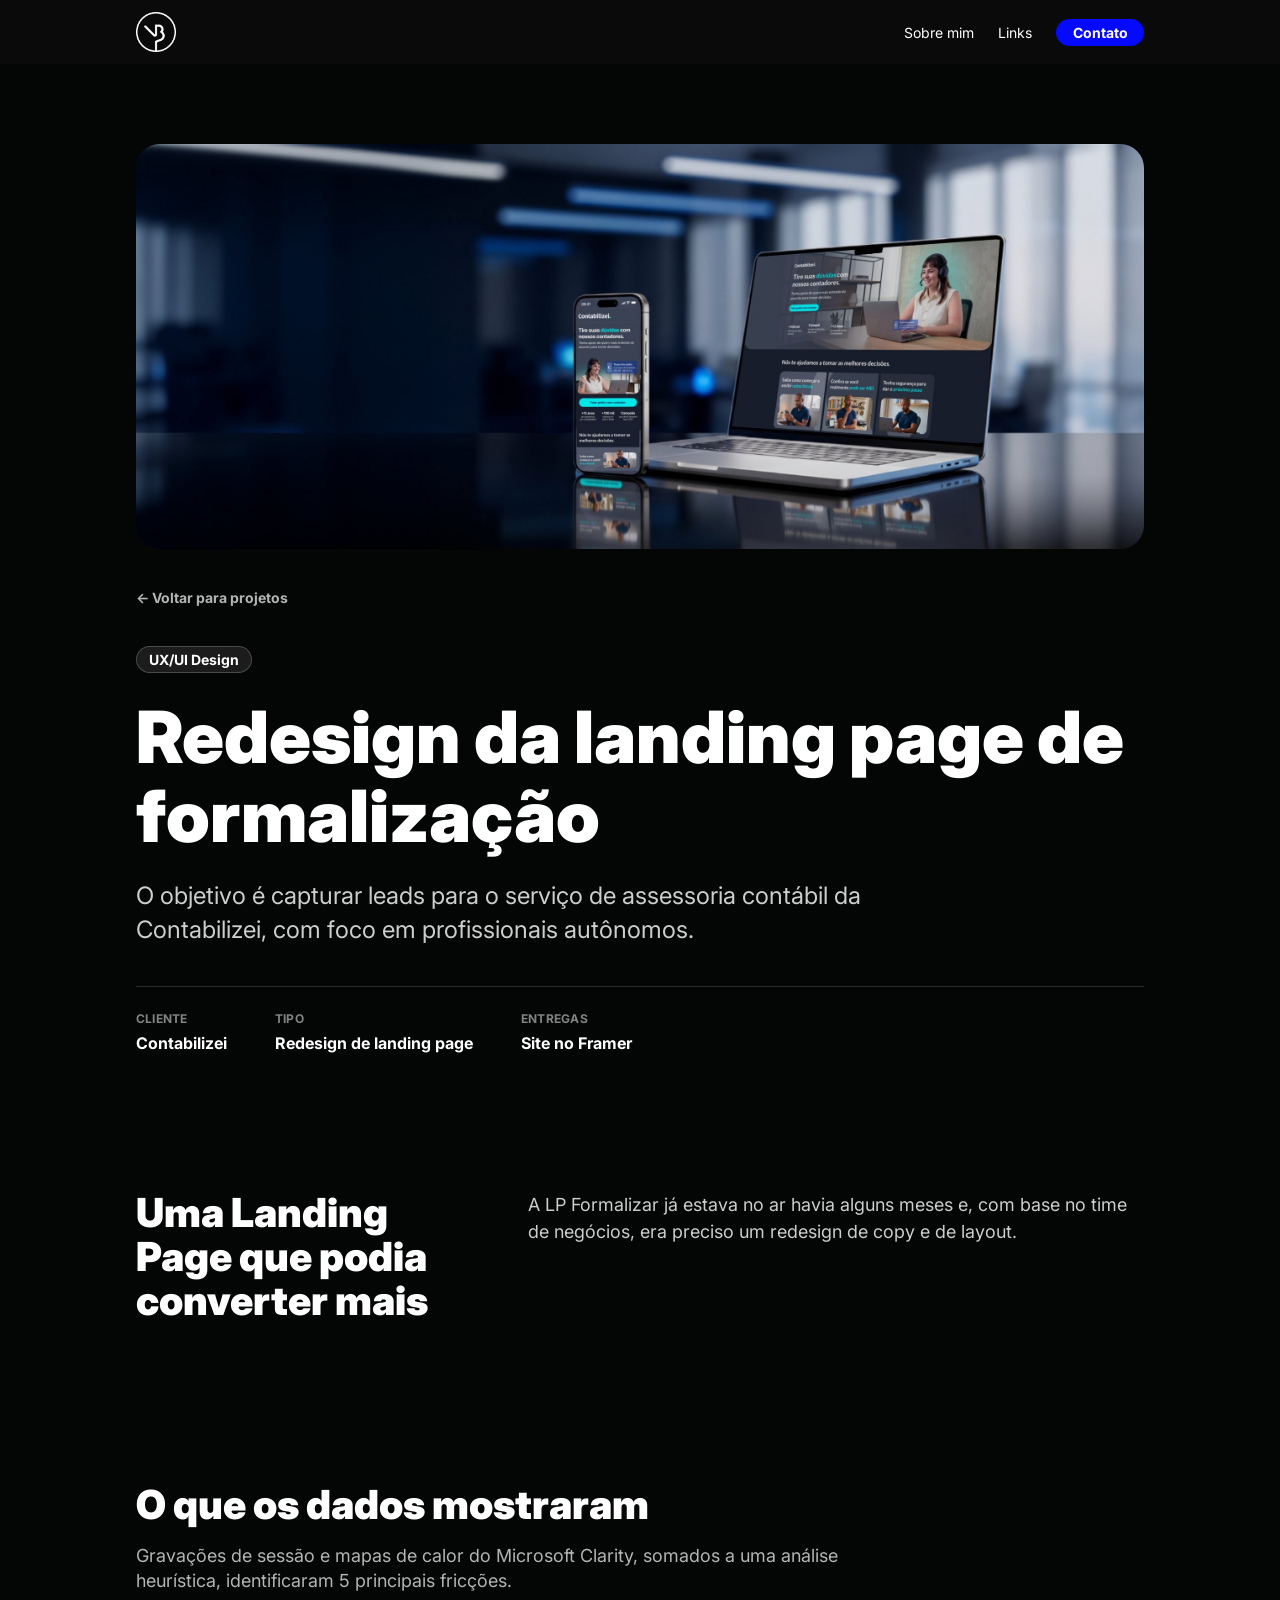
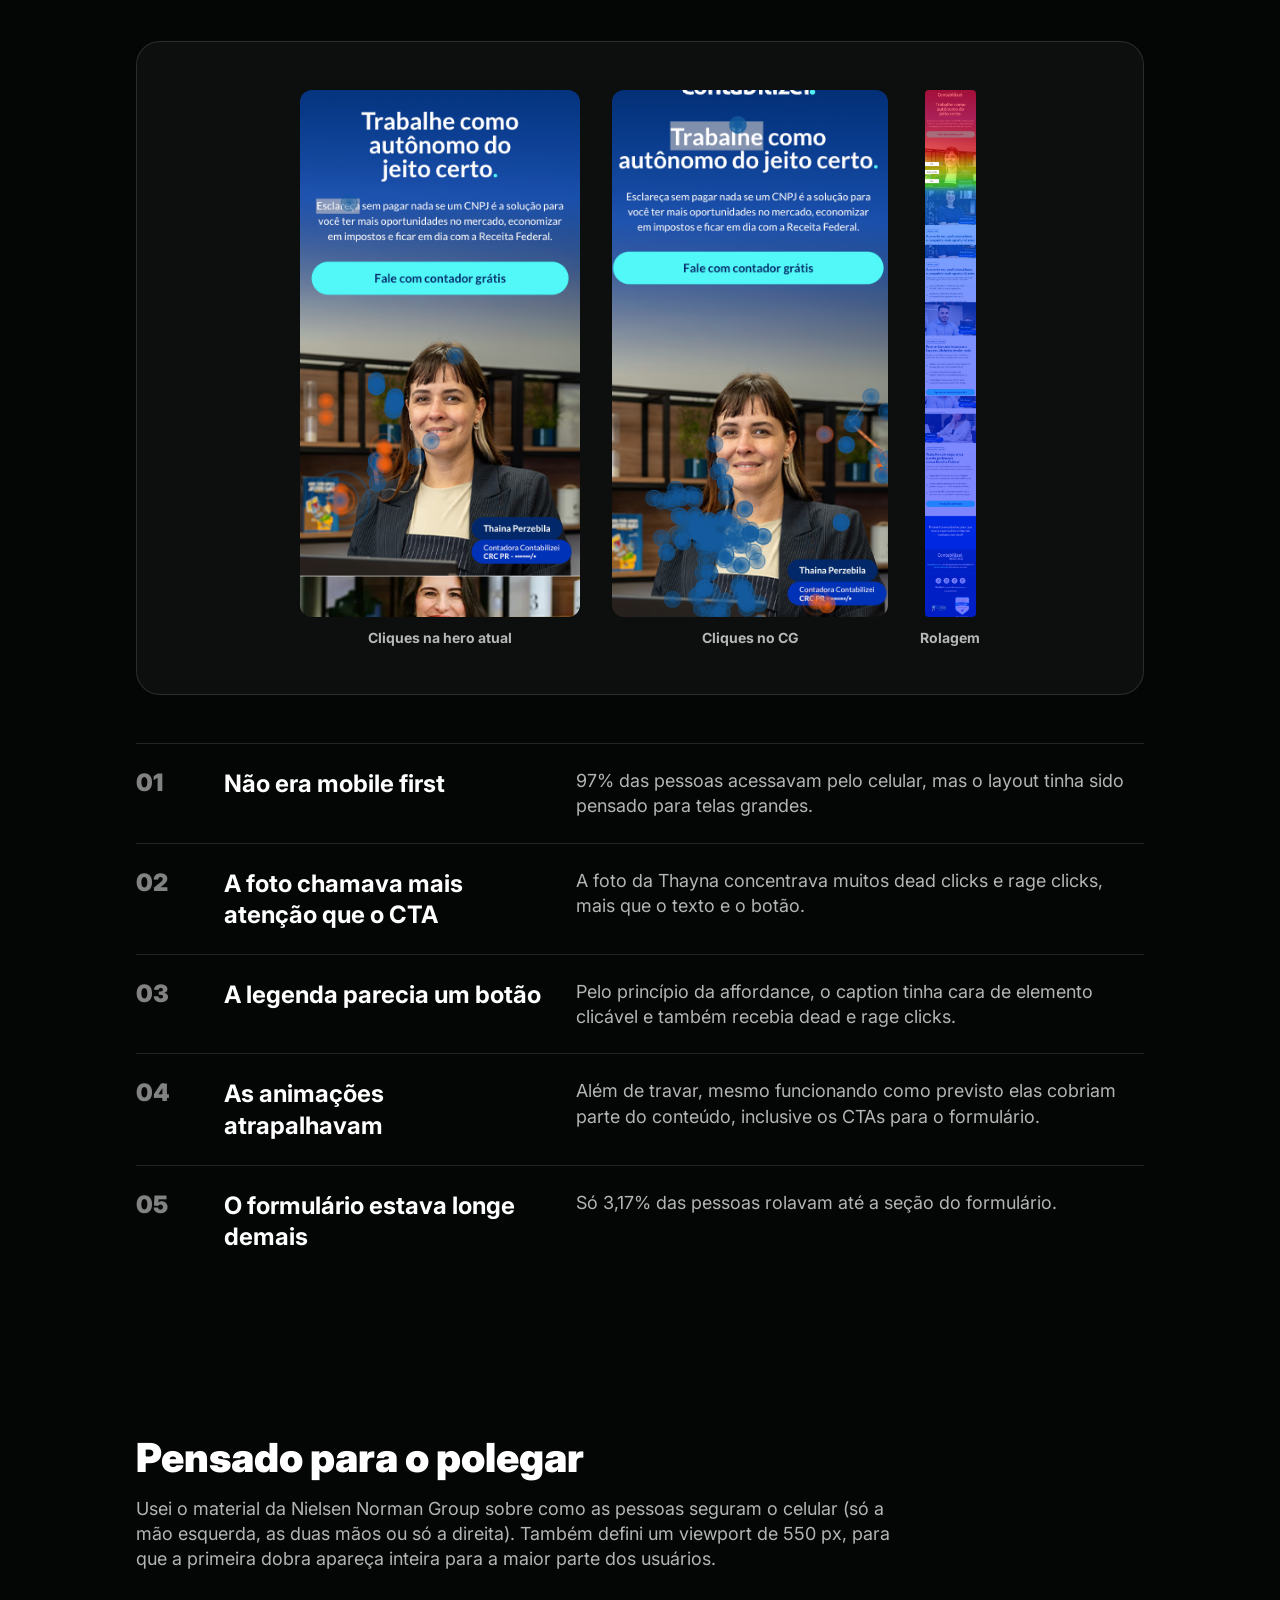
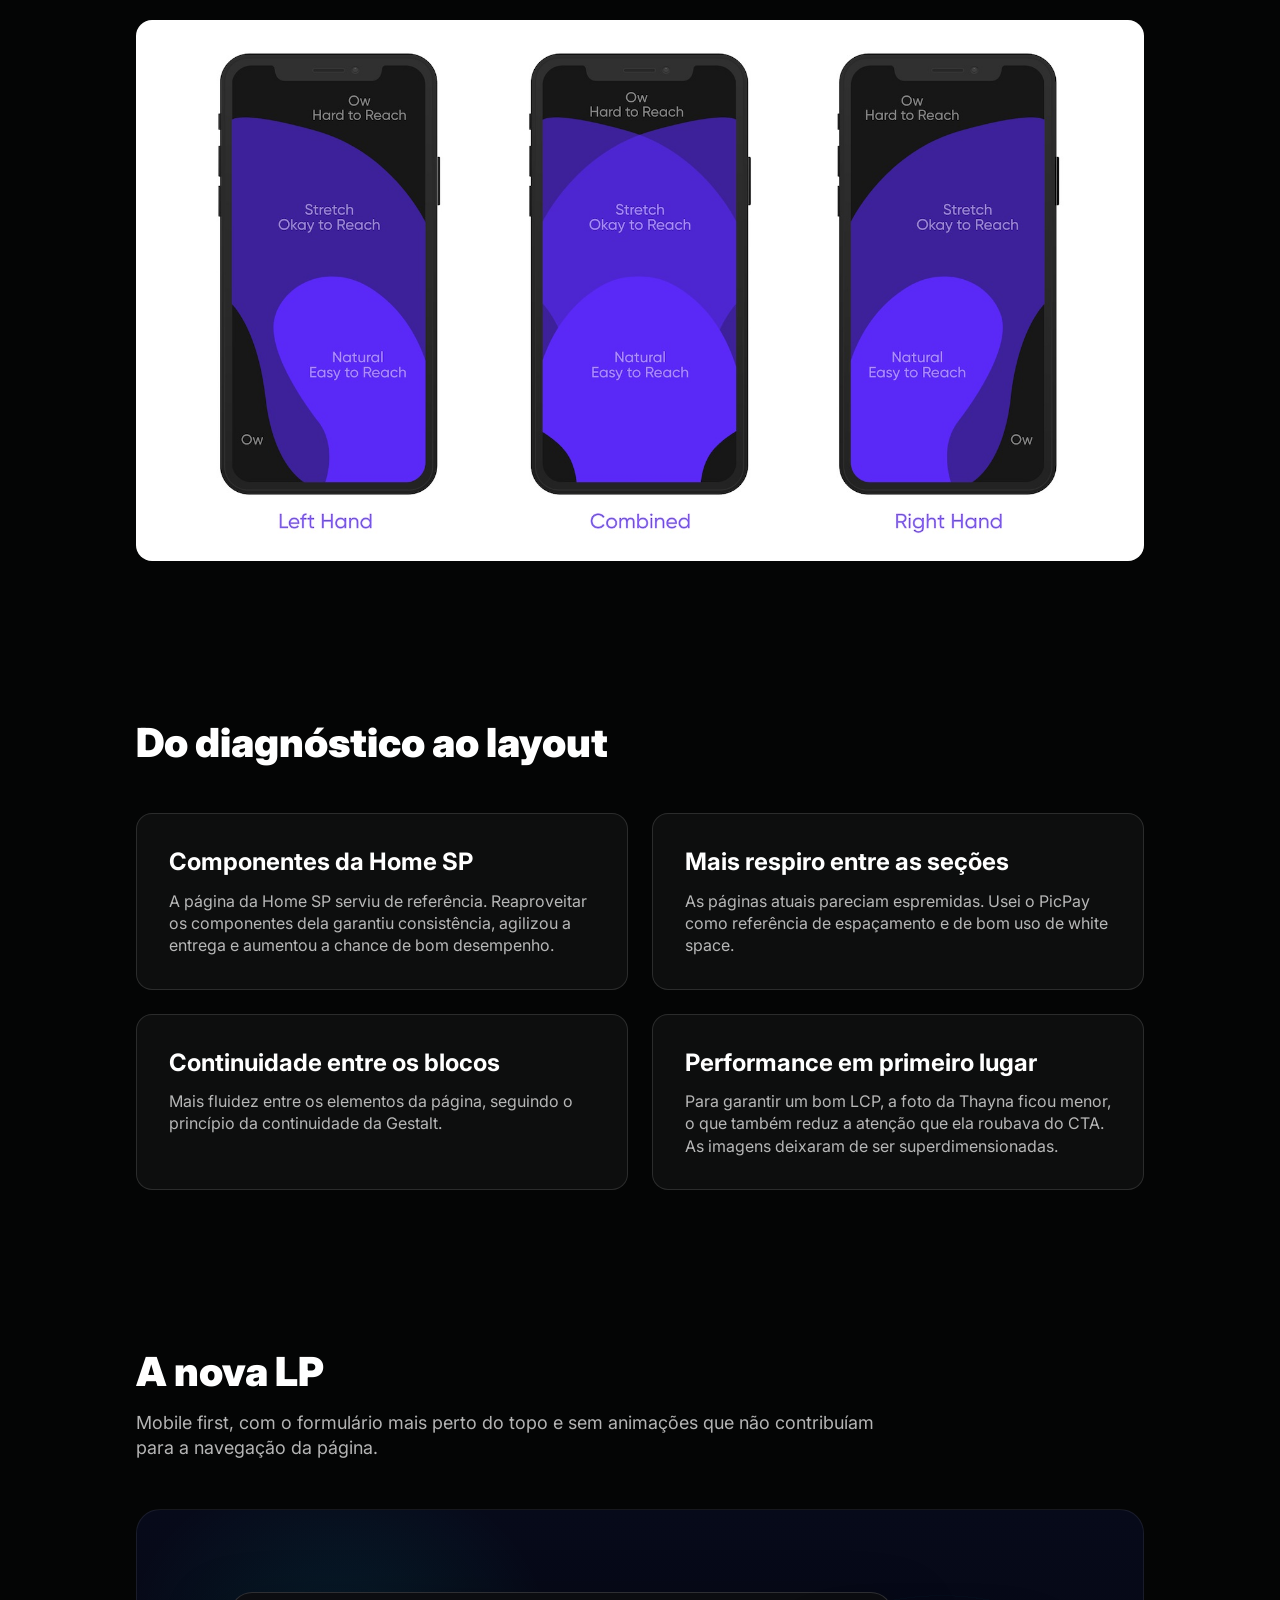
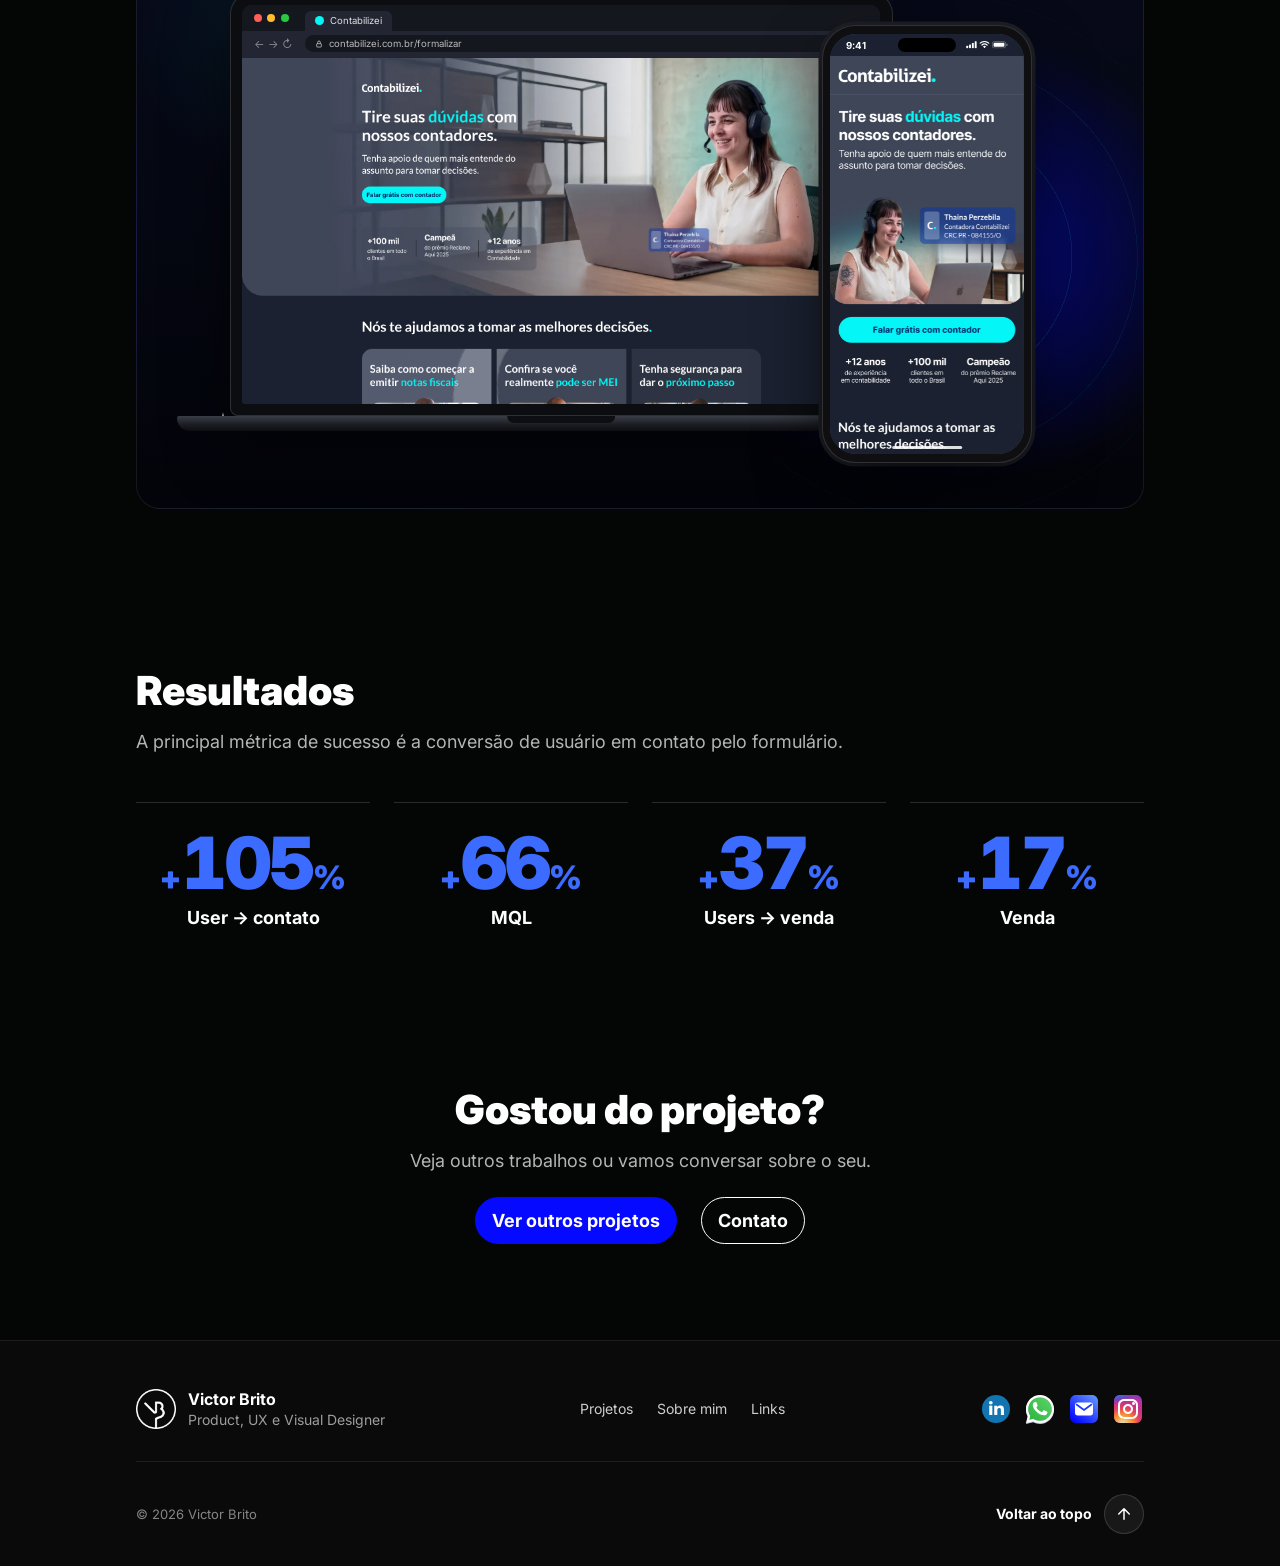
<file: formalizar.html>
<!DOCTYPE html>
<html lang="pt-BR">
<head>
  <meta charset="UTF-8">
  <meta name="viewport" content="width=device-width, initial-scale=1.0">
  <title>Landing Page Formalizar — Victor Brito</title>
  <link rel="preconnect" href="https://fonts.googleapis.com">
  <link rel="preconnect" href="https://fonts.gstatic.com" crossorigin>
  <link href="https://fonts.googleapis.com/css2?family=Inter:wght@400;700;900&display=swap" rel="stylesheet">
  <style>
    :root {
      --color-bg: #0a0a0a;
      --color-bg-alt: #040505;
      --color-text: #ffffff;
      --color-text-muted: rgba(255, 255, 255, .7);
      --color-border: rgba(255, 255, 255, .08);
      --color-primary: #0509ff;
      --color-card: rgba(255, 255, 255, .04);
      --color-card-border: rgba(255, 255, 255, .12);
      --stage-bg: linear-gradient(180deg, #05216b 0%, #12172a 100%);
      --container: 1008px;
      --gutter: 16px;
    }

    *, *::before, *::after { box-sizing: border-box; }
    html { scroll-behavior: smooth; }

    body {
      margin: 0;
      background: var(--color-bg-alt);
      color: var(--color-text);
      font-family: 'Inter', system-ui, sans-serif;
      -webkit-font-smoothing: antialiased;
    }

    a { color: inherit; text-decoration: none; }
    img { display: block; max-width: 100%; }

    .container {
      width: 100%;
      max-width: calc(var(--container) + var(--gutter) * 2);
      margin: 0 auto;
      padding: 0 var(--gutter);
    }

    .btn {
      display: inline-flex;
      align-items: center;
      justify-content: center;
      background: var(--color-primary);
      color: var(--color-text);
      font-weight: 700;
      border: 1px solid transparent;
      border-radius: 360px;
      white-space: nowrap;
    }
    .btn:hover { filter: brightness(1.15); }
    .btn--outline { background: transparent; border-color: var(--color-text); }
    .btn--outline:hover { filter: none; background: rgba(255, 255, 255, .08); }

    /* Header (mesmo do index) */
    .site-header {
      position: sticky;
      top: 0;
      z-index: 10;
      background: var(--color-bg);
      padding: 12px 0;
    }
    .header { display: flex; align-items: center; justify-content: space-between; }
    .header__logo img { width: 40px; height: 40px; }
    .nav { display: flex; align-items: center; gap: 24px; font-size: 14px; }
    .nav__link:hover { opacity: .75; }
    .nav .btn { width: 88px; padding: 4px 6px; font-size: 14px; }

    /* Seções */
    .section { padding: 80px 0; }
    .stack { display: flex; flex-direction: column; gap: 48px; }
    .section__header { display: flex; flex-direction: column; gap: 16px; }
    .section__title { margin: 0; font-size: 40px; font-weight: 900; line-height: 1.1; }
    .section__text { margin: 0; max-width: 760px; font-size: 18px; line-height: 1.4; color: var(--color-text-muted); }

    .card {
      background: var(--color-card);
      border: 1px solid var(--color-card-border);
      border-radius: 16px;
    }

    /* Celular com a LP rolando dentro da tela */
    .phone {
      --pw: 260px;
      flex: none;
      width: var(--pw);
      aspect-ratio: 250 / 520;
      padding: calc(var(--pw) * .035);
      background: #0f0f12;
      border: 1px solid rgba(255, 255, 255, .14);
      border-radius: calc(var(--pw) * .16);
      box-shadow: 0 24px 48px rgba(0, 0, 0, .45);
    }
    .phone__screen {
      display: flex;
      flex-direction: column;
      height: 100%;
      overflow: hidden;
      border-radius: calc(var(--pw) * .125);
      background: #3f4658;
    }
    /* Barra de status do iPhone, na cor do topo de cada LP */
    .status {
      position: relative;
      flex: none;
      display: flex;
      align-items: center;
      justify-content: space-between;
      height: calc(var(--pw) * .108);
      padding: 0 calc(var(--pw) * .075);
      background: #3f4658;
      color: #fff;
      font-size: calc(var(--pw) * .046);
      font-weight: 700;
      letter-spacing: -.01em;
    }
    .status--blue { background: #022869; }
    .status--lp { background: #1b2130; }
    .status::after {
      content: '';
      position: absolute;
      top: 20%;
      left: 50%;
      width: 30%;
      height: 60%;
      background: #000;
      border-radius: 999px;
      transform: translateX(-50%);
    }
    .status svg { width: calc(var(--pw) * .2); height: calc(var(--pw) * .036); }
    .phone__viewport { flex: 1; overflow: hidden; container-type: size; }
    /* indicador de início do iPhone */
    .phone__screen { position: relative; }
    .phone__screen::after {
      content: '';
      position: absolute;
      bottom: calc(var(--pw) * .025);
      left: 50%;
      width: 36%;
      height: calc(var(--pw) * .014);
      background: rgba(255, 255, 255, .85);
      border-radius: 999px;
      transform: translateX(-50%);
    }
    .phone__viewport img {
      width: 100%;
      height: auto;
      animation: lpScroll 48s ease-in-out var(--scroll-delay, 0s) infinite alternate;
    }
    .phone__viewport.is-draggable { cursor: grab; touch-action: none; user-select: none; -webkit-user-select: none; }
    .phone__viewport.is-dragging { cursor: grabbing; }
    .phone__viewport.is-draggable img { animation: none; will-change: transform; pointer-events: none; }
    @keyframes lpScroll {
      0%, 8%    { transform: translateY(0); }
      92%, 100% { transform: translateY(calc(-100% + 100cqh)); }
    }

    /* Hero */
    .hero { padding: 80px 0 56px; }
    .hero .stack { gap: 40px; }
    .hero__media { margin: 0; overflow: hidden; border-radius: 24px; aspect-ratio: 2400 / 964; background: #0b1220; }
    .hero__media img { width: 100%; height: 100%; object-fit: cover; object-position: 62% 50%; }

    .back-link {
      display: inline-flex;
      align-self: flex-start;
      font-size: 14px;
      font-weight: 700;
      color: var(--color-text-muted);
    }
    .back-link:hover { color: var(--color-text); }
    .intro { display: flex; flex-direction: column; align-items: flex-start; gap: 24px; }
    .tag {
      padding: 4px 12px;
      background: rgba(45, 44, 45, .6);
      border: 1px solid rgba(255, 255, 255, .2);
      border-radius: 360px;
      font-size: 14px;
      font-weight: 700;
    }
    .intro__title { margin: 0; font-size: 72px; font-weight: 900; line-height: 1.1; }
    .intro__text { margin: 0; max-width: 760px; font-size: 24px; line-height: 1.4; color: rgba(255, 255, 255, .8); }

    .facts {
      display: flex;
      flex-wrap: wrap;
      gap: 24px 48px;
      margin: 0;
      padding-top: 24px;
      border-top: 1px solid rgba(255, 255, 255, .15);
    }
    .facts dt { font-size: 12px; font-weight: 700; letter-spacing: .02em; text-transform: uppercase; color: rgba(255, 255, 255, .5); }
    .facts dd { margin: 6px 0 0; font-size: 16px; font-weight: 700; line-height: 1.4; }

    /* O problema */
    .about { display: grid; grid-template-columns: 320px 1fr; gap: 72px; }
    .about__title { margin: 0; font-size: 40px; font-weight: 900; line-height: 1.1; }
    .about__text { display: flex; flex-direction: column; gap: 20px; }
    .about__text p { margin: 0; font-size: 18px; line-height: 1.5; color: rgba(255, 255, 255, .8); }

    /* Diagnóstico */
    .heatmaps {
      display: flex;
      justify-content: center;
      align-items: flex-end;
      gap: 32px;
      margin: 0;
      padding: 48px;
      border-radius: 24px;
    }
    .heatmaps figure { display: flex; flex-direction: column; align-items: center; gap: 12px; margin: 0; }
    .heatmap__crop {
      position: relative;
      display: block;
      height: 527px;
      aspect-ratio: var(--ratio);
      overflow: hidden;
      border-radius: 12px;
    }
    .heatmap__crop--thin { border-radius: 4px; }
    /* --sx/--sy: fração visível; --tx/--ty: início do recorte (valores do Figma) */
    .heatmap__crop img {
      position: absolute;
      left: calc(var(--tx, 0) / var(--sx, 1) * -100%);
      top: calc(var(--ty, 0) / var(--sy, 1) * -100%);
      width: calc(100% / var(--sx, 1));
      height: calc(100% / var(--sy, 1));
      max-width: none;
    }
    .heatmaps figcaption { font-size: 14px; font-weight: 700; color: var(--color-text-muted); text-align: center; }

    .hypotheses { margin: 0; padding: 0; list-style: none; counter-reset: hip; }
    .hypotheses li {
      display: grid;
      grid-template-columns: 56px 320px 1fr;
      gap: 32px;
      padding: 24px 0;
      border-top: 1px solid var(--color-card-border);
      counter-increment: hip;
    }
    .hypotheses li::before {
      content: counter(hip, decimal-leading-zero);
      font-size: 24px;
      font-weight: 900;
      color: rgba(255, 255, 255, .5);
    }
    .hypotheses h3 { margin: 0; font-size: 24px; font-weight: 700; line-height: 1.3; }
    .hypotheses p { margin: 0; font-size: 18px; line-height: 1.4; color: var(--color-text-muted); }

    /* Ergonomia */
    .media { margin: 0; border-radius: 16px; overflow: hidden; }
    .media img { width: 100%; height: auto; }

    /* Decisões */
    .grid-2 { display: grid; grid-template-columns: repeat(2, 1fr); gap: 24px; }
    .decision { display: flex; flex-direction: column; gap: 12px; padding: 32px; }
    .decision h3 { margin: 0; font-size: 24px; font-weight: 700; line-height: 1.3; }
    .decision p { margin: 0; font-size: 16px; line-height: 1.4; color: var(--color-text-muted); }

    /*
      A nova LP: cena com notebook e celular (referência: mockups de produto em fundo escuro
      com brilho). Tudo é medido em cqw, então a composição escala inteira com a largura.
    */
    .showcase {
      position: relative;
      aspect-ratio: 1008 / 600;
      overflow: hidden;
      border-radius: 24px;
      background:
        radial-gradient(40% 55% at 80% 58%, rgba(5, 9, 255, .55), transparent 70%),
        radial-gradient(30% 40% at 20% 20%, rgba(4, 247, 247, .08), transparent 70%),
        linear-gradient(180deg, #070a1a 0%, #03040a 100%);
      border: 1px solid var(--color-border);
      container-type: inline-size;
    }
    /* anéis concêntricos atrás do celular */
    .showcase__rings {
      position: absolute;
      top: 58%;
      left: 80%;
      width: 60cqw;
      aspect-ratio: 1;
      border-radius: 50%;
      background: repeating-radial-gradient(circle, transparent 0 6.4cqw, rgba(4, 247, 247, .1) 6.4cqw calc(6.4cqw + 1px));
      -webkit-mask-image: radial-gradient(circle, #000 30%, transparent 70%);
      mask-image: radial-gradient(circle, #000 30%, transparent 70%);
      transform: translate(-50%, -50%);
    }
    .showcase__spark {
      position: absolute;
      width: 1.1cqw;
      aspect-ratio: 1;
      background: #fff;
      opacity: .8;
      clip-path: polygon(50% 0, 60% 40%, 100% 50%, 60% 60%, 50% 100%, 40% 60%, 0 50%, 40% 40%);
      animation: spark 3.2s ease-in-out var(--d, 0s) infinite;
    }
    @keyframes spark {
      0%, 100% { opacity: .25; transform: scale(.7); }
      50%      { opacity: .9;  transform: scale(1); }
    }

    /* no desktop os "slots" não existem: notebook e celular se posicionam na cena */
    .showcase__slot { display: contents; }
    .laptop { position: absolute; top: 8.2cqw; left: 9.2cqw; width: 65.9cqw; }
    .laptop__lid {
      padding: 1.1cqw;
      background: #0c0d11;
      border: 1px solid rgba(255, 255, 255, .14);
      border-radius: 2.2cqw 2.2cqw .8cqw .8cqw;
      box-shadow: 0 3cqw 6cqw rgba(0, 0, 0, .55);
    }
    .laptop__screen {
      display: flex;
      flex-direction: column;
      aspect-ratio: 16 / 10;
      overflow: hidden;
      border-radius: 1cqw 1cqw .3cqw .3cqw;
      background: #1b2130;
    }
    .laptop__base {
      position: relative;
      width: 116%;
      height: 1.5cqw;
      margin-left: -8%;
      background: linear-gradient(180deg, #3a3d46 0%, #1a1c22 60%, #0d0e12 100%);
      border-radius: .3cqw .3cqw 2cqw 2cqw;
    }
    .laptop__base::before {
      content: '';
      position: absolute;
      top: 0;
      left: 50%;
      width: 14%;
      height: 45%;
      background: #0d0e12;
      border-radius: 0 0 .8cqw .8cqw;
      transform: translateX(-50%);
    }
    /* barra do navegador */
    .browser { flex: none; background: #15171e; border-bottom: 1px solid rgba(255, 255, 255, .06); }
    .browser__tabs { display: flex; align-items: flex-end; gap: 1.6cqw; height: 2.6cqw; padding: 0 1.2cqw; }
    .browser__dots { display: flex; gap: .55cqw; align-self: center; }
    .browser__dots i { width: .8cqw; aspect-ratio: 1; border-radius: 50%; background: #ff5f57; }
    .browser__dots i:nth-child(2) { background: #febc2e; }
    .browser__dots i:nth-child(3) { background: #28c840; }
    .browser__tab {
      display: flex;
      align-items: center;
      gap: .6cqw;
      height: 2cqw;
      padding: 0 1cqw;
      background: #232632;
      border-radius: .6cqw .6cqw 0 0;
      font-size: .95cqw;
      color: rgba(255, 255, 255, .85);
    }
    .browser__tab::before { content: ''; width: .9cqw; aspect-ratio: 1; border-radius: 50%; background: #04f7f7; }
    .browser__bar { display: flex; align-items: center; gap: 1.2cqw; height: 2.6cqw; padding: 0 1.2cqw; background: #232632; }
    .browser__nav { display: flex; gap: .9cqw; font-size: 1.1cqw; color: rgba(255, 255, 255, .45); }
    .browser__url {
      display: flex;
      flex: 1;
      align-items: center;
      gap: .6cqw;
      height: 1.7cqw;
      padding: 0 1cqw;
      background: #15171e;
      border-radius: 999px;
      font-size: .95cqw;
      color: rgba(255, 255, 255, .7);
    }
    .browser__url svg { width: .8cqw; height: .8cqw; }
    .laptop__viewport { flex: 1; overflow: hidden; container-type: size; }
    .laptop__viewport img {
      width: 100%;
      height: auto;
      animation: lpScroll 40s ease-in-out -4s infinite alternate;
    }

    .showcase .phone {
      --pw: 20.9cqw;
      position: absolute;
      right: 11cqw;
      bottom: 4.5cqw;
      box-shadow: 0 3cqw 6cqw rgba(0, 0, 0, .6), 0 0 0 .35cqw #1d1f26;
    }

    /* Resultados: big numbers */
    .bignums { display: grid; grid-template-columns: repeat(4, 1fr); gap: 24px; margin: 0; }
    .bignum {
      display: flex;
      flex-direction: column;
      align-items: center;
      gap: 8px;
      text-align: center;
      padding-top: 24px;
      border-top: 1px solid rgba(255, 255, 255, .15);
    }
    .bignum dt { order: 2; font-size: 18px; font-weight: 700; }
    .bignum dd {
      order: 1;
      margin: 0;
      font-size: 72px;
      font-weight: 900;
      line-height: 1;
      letter-spacing: -.03em;
      color: #3b6cff;
      font-variant-numeric: tabular-nums;
    }
    /* "+" e "%" menores, como no Figma */
    .bignum dd small { font-size: .45em; letter-spacing: 0; }

    /* CTA */
    .cta { padding-bottom: 96px; text-align: center; }
    .cta .section__header { align-items: center; margin-bottom: 24px; }
    .cta__actions { display: flex; flex-wrap: wrap; justify-content: center; gap: 24px; }
    .cta__actions .btn { padding: 12px 16px; font-size: 18px; }

    /* Footer */

    @media (max-width: 900px) {
      .about { grid-template-columns: 1fr; gap: 24px; }
      .facts { grid-template-columns: repeat(2, 1fr); gap: 20px 16px; }
      .hypotheses li { grid-template-columns: 1fr; gap: 8px; }
      .heatmaps { align-items: flex-start; gap: 12px; padding: 24px 16px; }
      .heatmap__crop { height: auto; width: 100%; }
      /* flex-grow = largura/altura de cada recorte: as três imagens ficam com a mesma altura */
      .heatmaps figure { flex: .5313 1 0; min-width: 0; }
      .heatmaps figure:nth-child(2) { flex-grow: .5253; }
      .heatmaps figure:nth-child(3) { flex-grow: .0968; }
      .heatmaps figure:nth-child(3) figcaption { white-space: nowrap; }
      .heatmaps figcaption { font-size: 12px; }
      .bignums { grid-template-columns: repeat(2, 1fr); gap: 32px 24px; }
      .bignum dd { font-size: 64px; }
    }

    /* Mobile (Figma: frame de 390px, margem de 20px) */
    @media (max-width: 600px) {
      :root { --gutter: 20px; }
      .section { padding: 40px 0; }
      .stack { gap: 32px; }
      .hero { padding-top: 32px; }
      .hero .stack { gap: 32px; }
      .hero__media { aspect-ratio: 350 / 260; border-radius: 16px; }
      /*
        Cena do mockup no mobile (Figma): dois cards, o celular sozinho e depois o notebook.
        Cada slot vira um card com o próprio brilho, e os cqw passam a valer pela largura dele.
      */
      .showcase {
        display: flex;
        flex-direction: column;
        gap: 32px;
        aspect-ratio: auto;
        overflow: visible;
        background: none;
        border: 0;
        border-radius: 0;
      }
      .showcase__rings, .showcase__spark { display: none; }
      .showcase__slot {
        position: relative;
        display: block;
        overflow: hidden;
        background:
          radial-gradient(60% 55% at 50% 55%, rgba(5, 9, 255, .5), transparent 75%),
          linear-gradient(180deg, #070a1a 0%, #03040a 100%);
        border: 1px solid var(--color-border);
        border-radius: 16px;
        container-type: inline-size;
      }
      .showcase__slot--phone { aspect-ratio: 350 / 404; order: -1; }
      .showcase__slot--laptop { aspect-ratio: 350 / 205; }
      /* celular grande, centralizado e saindo pela base do card (Figma) */
      .showcase .phone { --pw: 70.2cqw; top: 5.5cqw; right: auto; bottom: auto; left: 14.9cqw; }
      .laptop { top: 4.3cqw; left: 10cqw; width: 80cqw; }
      .browser__tabs, .browser__bar { height: 4.6cqw; }
      .browser__dots i { width: 1.4cqw; }
      .browser__tab, .browser__url { font-size: 1.9cqw; }
      .browser__tab { height: 3.4cqw; }
      .browser__url { height: 3cqw; }
      .browser__nav { display: none; }
      .intro__title { font-size: 40px; }
      .intro__text { font-size: 18px; }
      .section__title, .about__title { font-size: 28px; }
      .section__text, .about__text p { font-size: 16px; }
      .facts { grid-template-columns: 1fr; gap: 16px; }
      .hypotheses h3 { font-size: 20px; }
      .hypotheses p { font-size: 16px; }
      .grid-2 { grid-template-columns: 1fr; gap: 16px; }
      .decision { padding: 24px; }
      .decision h3 { font-size: 20px; }
      .bignums { gap: 32px 16px; }
      .bignum dd { font-size: 48px; }
      .bignum dt { font-size: 16px; }
    }
    /* mobile: botões empilhados, na largura toda */
    @media (max-width: 600px) {
      .cta__actions { flex-direction: column; }
      .cta__actions .btn { width: 100%; }
    }
    /* Tipografia mobile um degrau menor; o corpo de texto segue em 16px */
    @media (max-width: 600px) {
      .hero { padding-bottom: 40px; }
      .intro__title { font-size: 32px; }
      .intro__text { font-size: 16px; }
      .facts { flex-wrap: nowrap; gap: 16px; }
      .facts > div { flex: 1 1 0; min-width: 0; }
      .section__title, .about__title { font-size: 24px; }
      .hypotheses h3, .decision h3 { font-size: 18px; }
      .bignum dd { font-size: 40px; }
      .cta__actions .btn { font-size: 16px; }
    }
  </style>
  <link rel="stylesheet" href="assets/liquid-glass.css">
  <link rel="stylesheet" href="assets/menu.css">
  <link rel="stylesheet" href="assets/footer.css">
</head>
<body>
  <!-- Ícones da barra de status dos celulares: sinal, Wi-Fi e bateria -->
  <svg width="0" height="0" style="position: absolute" aria-hidden="true">
    <symbol id="status-icons" viewBox="0 0 66 12" fill="currentColor">
      <rect x="0" y="7.5" width="3" height="4" rx=".8"/>
      <rect x="4.5" y="5.5" width="3" height="6" rx=".8"/>
      <rect x="9" y="3" width="3" height="8.5" rx=".8"/>
      <rect x="13.5" y=".5" width="3" height="11" rx=".8"/>
      <path d="M29 11.6l-2.4-2.8a3.6 3.6 0 0 1 4.8 0z"/>
      <path d="M24.9 6.4a6.3 6.3 0 0 1 8.2 0" fill="none" stroke="currentColor" stroke-width="1.8" stroke-linecap="round"/>
      <path d="M22.2 3.4a10.4 10.4 0 0 1 13.6 0" fill="none" stroke="currentColor" stroke-width="1.8" stroke-linecap="round"/>
      <rect x="41.5" y=".9" width="21" height="10.2" rx="3" fill="none" stroke="currentColor" stroke-opacity=".45"/>
      <rect x="43.4" y="2.8" width="17.2" height="6.4" rx="1.6"/>
      <rect x="63.8" y="4" width="1.6" height="4" rx=".8" fill-opacity=".45"/>
    </symbol>
  </svg>

  <div class="site-header">
    <header class="container header">
      <a href="index.html" class="header__logo" aria-label="Início">
        <img src="assets/logo.png" alt="Logo Victor Brito" width="40" height="40">
      </a>
      <nav class="nav">
        <a href="sobre.html" class="nav__link">Sobre mim</a>
        <a href="links.html" class="nav__link">Links</a>
        <a href="https://api.whatsapp.com/send/?phone=5511976625372&amp;text&amp;type=phone_number&amp;app_absent=0" target="_blank" rel="noopener" class="btn">Contato</a>
      </nav>
    </header>
  </div>

  <main>
    <section class="hero">
      <div class="container stack">
        <figure class="hero__media">
          <img src="assets/formalizar/hero-mockup.jpg" alt="Nova LP Formalizar aberta em um celular e em um notebook sobre uma mesa" width="2400" height="964">
        </figure>

        <a href="index.html#projetos" class="back-link">← Voltar para projetos</a>

        <div class="intro">
          <span class="tag">UX/UI Design</span>
          <h1 class="intro__title">Redesign da landing page de formalização</h1>
          <p class="intro__text">O objetivo é capturar leads para o serviço de assessoria contábil da Contabilizei, com foco em profissionais autônomos.</p>
        </div>

        <dl class="facts">
          <div><dt>Cliente</dt><dd>Contabilizei</dd></div>
          <div><dt>Tipo</dt><dd>Redesign de landing page</dd></div>
          <div><dt>Entregas</dt><dd>Site no Framer</dd></div>
        </dl>
      </div>
    </section>

    <section class="section" aria-labelledby="problema-titulo">
      <div class="container">
        <div class="about">
          <h2 class="about__title" id="problema-titulo">Uma Landing Page que podia converter mais</h2>
          <div class="about__text">
            <p>A LP Formalizar já estava no ar havia alguns meses e, com base no time de negócios, era preciso um redesign de copy e de layout.</p>
          </div>
        </div>
      </div>
    </section>

    <section class="section" aria-labelledby="diagnostico-titulo">
      <div class="container stack">
        <div class="section__header">
          <h2 class="section__title" id="diagnostico-titulo">O que os dados mostraram</h2>
          <p class="section__text">Gravações de sessão e mapas de calor do Microsoft Clarity, somados a uma análise heurística, identificaram 5 principais fricções.</p>
        </div>
        <div class="heatmaps card">
          <figure>
            <span class="heatmap__crop" style="--ratio: 280 / 527; --sx: .9688; --sy: .9687; --tx: .0156; --ty: .0157"><img src="assets/formalizar/heatmap-cliques-v1.png" alt="Mapa de cliques da hero atual, com cliques concentrados na foto da contadora" loading="lazy" width="340" height="640"></span>
            <figcaption>Cliques na hero atual</figcaption>
          </figure>
          <figure>
            <span class="heatmap__crop" style="--ratio: 280 / 533; --sx: .9301; --sy: .9318; --tx: .035; --ty: .0682"><img src="assets/formalizar/heatmap-cliques-v2.png" alt="Mapa de cliques da variação da hero, com cliques na foto e na legenda" loading="lazy" width="334" height="636"></span>
            <figcaption>Cliques no CG</figcaption>
          </figure>
          <figure>
            <span class="heatmap__crop heatmap__crop--thin" style="--ratio: 51 / 527; --sx: .9295; --sy: .9284; --tx: .0353; --ty: .0031"><img src="assets/formalizar/heatmap-rolagem.jpg" alt="Mapa de rolagem da LP: a atenção cai do vermelho no topo para o azul antes do formulário" loading="lazy" width="385" height="3983"></span>
            <figcaption>Rolagem</figcaption>
          </figure>
        </div>
        <ol class="hypotheses">
          <li><h3>Não era mobile first</h3><p>97% das pessoas acessavam pelo celular, mas o layout tinha sido pensado para telas grandes.</p></li>
          <li><h3>A foto chamava mais atenção que o CTA</h3><p>A foto da Thayna concentrava muitos dead clicks e rage clicks, mais que o texto e o botão.</p></li>
          <li><h3>A legenda parecia um botão</h3><p>Pelo princípio da affordance, o caption tinha cara de elemento clicável e também recebia dead e rage clicks.</p></li>
          <li><h3>As animações atrapalhavam</h3><p>Além de travar, mesmo funcionando como previsto elas cobriam parte do conteúdo, inclusive os CTAs para o formulário.</p></li>
          <li><h3>O formulário estava longe demais</h3><p>Só 3,17% das pessoas rolavam até a seção do formulário.</p></li>
        </ol>
      </div>
    </section>

    <section class="section" aria-labelledby="ergonomia-titulo">
      <div class="container stack">
        <div class="section__header">
          <h2 class="section__title" id="ergonomia-titulo">Pensado para o polegar</h2>
          <p class="section__text">Usei o material da Nielsen Norman Group sobre como as pessoas seguram o celular (só a mão esquerda, as duas mãos ou só a direita). Também defini um viewport de 550 px, para que a primeira dobra apareça inteira para a maior parte dos usuários.</p>
        </div>
        <figure class="media">
          <img src="assets/formalizar/ergonomia-nng.png" alt="Áreas de alcance do polegar no celular usando a mão esquerda, as duas mãos e a mão direita" loading="lazy" width="1600" height="860">
        </figure>
      </div>
    </section>

    <section class="section" aria-labelledby="decisoes-titulo">
      <div class="container stack">
        <div class="section__header">
          <h2 class="section__title" id="decisoes-titulo">Do diagnóstico ao layout</h2>
        </div>
        <div class="grid-2">
          <article class="decision card">
            <h3>Componentes da Home SP</h3>
            <p>A página da Home SP serviu de referência. Reaproveitar os componentes dela garantiu consistência, agilizou a entrega e aumentou a chance de bom desempenho.</p>
          </article>
          <article class="decision card">
            <h3>Mais respiro entre as seções</h3>
            <p>As páginas atuais pareciam espremidas. Usei o PicPay como referência de espaçamento e de bom uso de white space.</p>
          </article>
          <article class="decision card">
            <h3>Continuidade entre os blocos</h3>
            <p>Mais fluidez entre os elementos da página, seguindo o princípio da continuidade da Gestalt.</p>
          </article>
          <article class="decision card">
            <h3>Performance em primeiro lugar</h3>
            <p>Para garantir um bom LCP, a foto da Thayna ficou menor, o que também reduz a atenção que ela roubava do CTA. As imagens deixaram de ser superdimensionadas.</p>
          </article>
        </div>
      </div>
    </section>

    <section class="section" aria-labelledby="solucao-titulo">
      <div class="container stack">
        <div class="section__header">
          <h2 class="section__title" id="solucao-titulo">A nova LP</h2>
          <p class="section__text">Mobile first, com o formulário mais perto do topo e sem animações que não contribuíam para a navegação da página.</p>
        </div>
        <div class="showcase" role="img" aria-label="Nova LP Formalizar aberta em um notebook e em um celular, rolando do topo ao rodapé">
          <span class="showcase__rings"></span>
          <span class="showcase__spark" style="top: 84%; left: 8%; --d: -2s"></span>
          <span class="showcase__spark" style="top: 70%; left: 60%; --d: -.6s"></span>
          <div class="showcase__slot showcase__slot--laptop">
          <div class="laptop">
            <div class="laptop__lid">
              <div class="laptop__screen">
                <div class="browser">
                  <div class="browser__tabs">
                    <span class="browser__dots"><i></i><i></i><i></i></span>
                    <span class="browser__tab">Contabilizei</span>
                  </div>
                  <div class="browser__bar">
                    <span class="browser__nav">← → ↻</span>
                    <span class="browser__url"><svg viewBox="0 0 24 24" fill="none" stroke="currentColor" stroke-width="2.5" aria-hidden="true"><rect x="5" y="11" width="14" height="10" rx="2"/><path d="M8 11V7a4 4 0 0 1 8 0v4"/></svg>contabilizei.com.br/formalizar</span>
                  </div>
                </div>
                <div class="laptop__viewport"><img src="assets/formalizar/lp-desktop.jpg" alt="" loading="lazy" width="960" height="2130"></div>
              </div>
            </div>
            <div class="laptop__base"></div>
          </div>
          </div>
          <div class="showcase__slot showcase__slot--phone">
          <div class="phone">
            <div class="phone__screen">
              <div class="status status--lp"><span>9:41</span><svg aria-hidden="true"><use href="#status-icons"/></svg></div>
              <div class="phone__viewport" data-drag-scroll><img src="assets/formalizar/lp-mobile.jpg" draggable="false" alt="" loading="lazy" width="336" height="4096"></div>
            </div>
          </div>
          </div>
        </div>
      </div>
    </section>

    <section class="section" aria-labelledby="resultados-titulo">
      <div class="container stack">
        <div class="section__header">
          <h2 class="section__title" id="resultados-titulo">Resultados</h2>
          <p class="section__text">A principal métrica de sucesso é a conversão de usuário em contato pelo formulário.</p>
        </div>
        <dl class="bignums">
          <div class="bignum"><dt>User → contato</dt><dd aria-label="+150%"><small aria-hidden="true">+</small><span data-count="150" aria-hidden="true">150</span><small aria-hidden="true">%</small></dd></div>
          <div class="bignum"><dt>MQL</dt><dd aria-label="+94%"><small aria-hidden="true">+</small><span data-count="94" aria-hidden="true">94</span><small aria-hidden="true">%</small></dd></div>
          <div class="bignum"><dt>Users → venda</dt><dd aria-label="+53%"><small aria-hidden="true">+</small><span data-count="53" aria-hidden="true">53</span><small aria-hidden="true">%</small></dd></div>
          <div class="bignum"><dt>Venda</dt><dd aria-label="+25%"><small aria-hidden="true">+</small><span data-count="25" aria-hidden="true">25</span><small aria-hidden="true">%</small></dd></div>
        </dl>
      </div>
    </section>

    <section class="section cta" aria-labelledby="cta-titulo">
      <div class="container">
        <div class="section__header">
          <h2 class="section__title" id="cta-titulo">Gostou do projeto?</h2>
          <p class="section__text">Veja outros trabalhos ou vamos conversar sobre o seu.</p>
        </div>
        <div class="cta__actions">
          <a href="index.html#projetos" class="btn">Ver outros projetos</a>
          <a href="https://api.whatsapp.com/send/?phone=5511976625372&amp;text&amp;type=phone_number&amp;app_absent=0" target="_blank" rel="noopener" class="btn btn--outline">Contato</a>
        </div>
      </div>
    </section>
  </main>

  <footer class="site-footer">
    <div class="container">
      <div class="footer__main">
        <a href="index.html" class="footer__brand" aria-label="Victor Brito, início">
          <img src="assets/logo.png" alt="" width="40" height="40">
          <span><span class="footer__name">Victor Brito</span><span class="footer__role">Product, UX e Visual Designer</span></span>
        </a>
        <nav class="footer__nav" aria-label="Rodapé">
          <a href="index.html#projetos">Projetos</a>
          <a href="sobre.html">Sobre mim</a>
          <a href="links.html">Links</a>
        </nav>
        <div class="footer__social">
          <a href="https://www.linkedin.com/in/victor-brito-designer/" target="_blank" rel="noopener"><img src="assets/icon-linkedin.svg" alt="LinkedIn" width="32" height="32"></a>
          <a href="https://api.whatsapp.com/send/?phone=5511976625372&amp;text&amp;type=phone_number&amp;app_absent=0" target="_blank" rel="noopener"><img src="assets/icon-whatsapp.svg" alt="WhatsApp" width="32" height="32"></a>
          <a href="mailto:victor182b@gmail.com?subject=Contato%20pelo%20portf%C3%B3lio"><img src="assets/icon-email.svg" alt="Email" width="32" height="32"></a>
          <a href="https://www.instagram.com/victorbritodesign" target="_blank" rel="noopener"><img src="assets/icon-instagram.svg" alt="Instagram" width="32" height="32"></a>
        </div>
      </div>
      <div class="footer__divider"></div>
      <div class="footer__bottom">
        <p class="footer__copy">© 2026 Victor Brito</p>
        <a href="#" class="footer__top"><span class="footer__top-label">Voltar ao topo</span><span class="footer__top-icon" aria-hidden="true"><svg viewBox="0 0 24 24" fill="none" stroke="currentColor" stroke-width="2" stroke-linecap="round" stroke-linejoin="round"><path d="M12 19V5M5 12l7-7 7 7"/></svg></span></a>
      </div>
    </div>
  </footer>

  <script>
    (function () {
      const header = document.querySelector('.site-header');
      const onScroll = () => header.classList.toggle('is-scrolled', window.scrollY > 8);
      onScroll();
      window.addEventListener('scroll', onScroll, { passive: true });

      /*
        LP dentro do celular: rola sozinha (ida e volta, com pausa nas pontas) e dá para arrastar.
        Ao soltar, segue com inércia e, depois de alguns segundos parada, volta a rolar sozinha.
        No toque, ao chegar no topo ou no fim da LP, o arraste passa a rolar a página.
      */
      document.querySelectorAll('[data-drag-scroll]').forEach(view => {
        const img = view.querySelector('img');
        const AUTO_MS = 40000, END_PAUSE = 3500, IDLE_RESUME = 2500;
        let max = 0, pos = 0, dir = 1, speed = 0, vel = 0;
        let mode = 'auto', pauseUntil = performance.now() + 4000, idleUntil = 0;
        let pointer = null, lastY = 0, lastT = 0, visible = false, raf = 0, prev = 0;

        const measure = () => { max = Math.max(0, img.offsetHeight - view.clientHeight); pos = Math.min(pos, max); paint(); };
        const paint = () => { img.style.transform = `translate3d(0, ${-pos}px, 0)`; };
        view.classList.add('is-draggable');

        const frame = now => {
          const dt = Math.min(now - prev, 64); prev = now;
          if (mode === 'inertia') {
            pos += vel * dt; vel *= Math.exp(-dt / 325);
            if (pos <= 0 || pos >= max) { pos = Math.min(Math.max(pos, 0), max); vel = 0; }
            if (Math.abs(vel) < .02) { mode = 'idle'; idleUntil = now + IDLE_RESUME; }
          } else if (mode === 'idle' && now > idleUntil) {
            mode = 'auto'; speed = 0;
            if (pos >= max) dir = -1; else if (pos <= 0) dir = 1;
          } else if (mode === 'auto' && max > 0 && now > pauseUntil) {
            const target = max / AUTO_MS;
            const left = dir > 0 ? max - pos : pos;
            const ease = Math.min(1, left / (max * .06) + .08); /* desacelera perto das pontas */
            speed += (target - speed) * Math.min(1, dt / 600);
            pos += dir * speed * ease * dt;
            if (pos >= max || pos <= 0) {
              pos = Math.min(Math.max(pos, 0), max);
              dir = pos >= max ? -1 : 1; speed = 0; pauseUntil = now + END_PAUSE;
            }
          }
          paint();
          raf = visible ? requestAnimationFrame(frame) : 0;
        };
        const start = () => { if (!raf && visible) { prev = performance.now(); raf = requestAnimationFrame(frame); } };

        view.addEventListener('pointerdown', e => {
          if (pointer !== null || (e.pointerType === 'mouse' && e.button !== 0)) return;
          pointer = e.pointerId; mode = 'drag'; vel = 0;
          lastY = e.clientY; lastT = e.timeStamp;
          try { view.setPointerCapture(e.pointerId); } catch (err) {}
          view.classList.add('is-dragging');
        });
        view.addEventListener('pointermove', e => {
          if (e.pointerId !== pointer) return;
          const dy = e.clientY - lastY, dt = Math.max(e.timeStamp - lastT, 1);
          lastY = e.clientY; lastT = e.timeStamp;
          const next = pos - dy;
          const clamped = Math.min(Math.max(next, 0), max);
          if (e.pointerType !== 'mouse' && next !== clamped) window.scrollBy(0, next - clamped);
          pos = clamped;
          vel = vel * .6 + (-dy / dt) * .4;
          paint();
        });
        const release = e => {
          if (e.pointerId !== pointer) return;
          pointer = null; mode = 'inertia';
          if (e.timeStamp - lastT > 80) vel = 0; /* segurou parado antes de soltar */
          view.classList.remove('is-dragging');
        };
        view.addEventListener('pointerup', release);
        view.addEventListener('pointercancel', release);

        new IntersectionObserver(([entry]) => { visible = entry.isIntersecting; start(); }).observe(view);
        if (img.complete) measure(); else img.addEventListener('load', measure);
        window.addEventListener('resize', measure);
      });

      /* Big numbers dos resultados: contam do zero quando aparecem na tela */
      const DURATION = 2000;
      const easeOutCubic = t => 1 - Math.pow(1 - t, 3);
      const countUp = el => {
        const target = Number(el.dataset.count);
        const start = performance.now();
        const tick = now => {
          const progress = Math.min((now - start) / DURATION, 1);
          el.textContent = Math.round(target * easeOutCubic(progress));
          if (progress < 1) requestAnimationFrame(tick);
        };
        requestAnimationFrame(tick);
      };
      const counters = document.querySelectorAll('[data-count]');
      counters.forEach(el => { el.textContent = '0'; });
      const counterObserver = new IntersectionObserver(entries => {
        entries.forEach(entry => {
          if (!entry.isIntersecting) return;
          countUp(entry.target);
          counterObserver.unobserve(entry.target);
        });
      }, { threshold: 0.6 });
      counters.forEach(el => counterObserver.observe(el));
    })();
  </script>
  <script src="assets/menu.js"></script>
  <script src="assets/liquid-glass.js"></script>
</body>
</html>
</file>
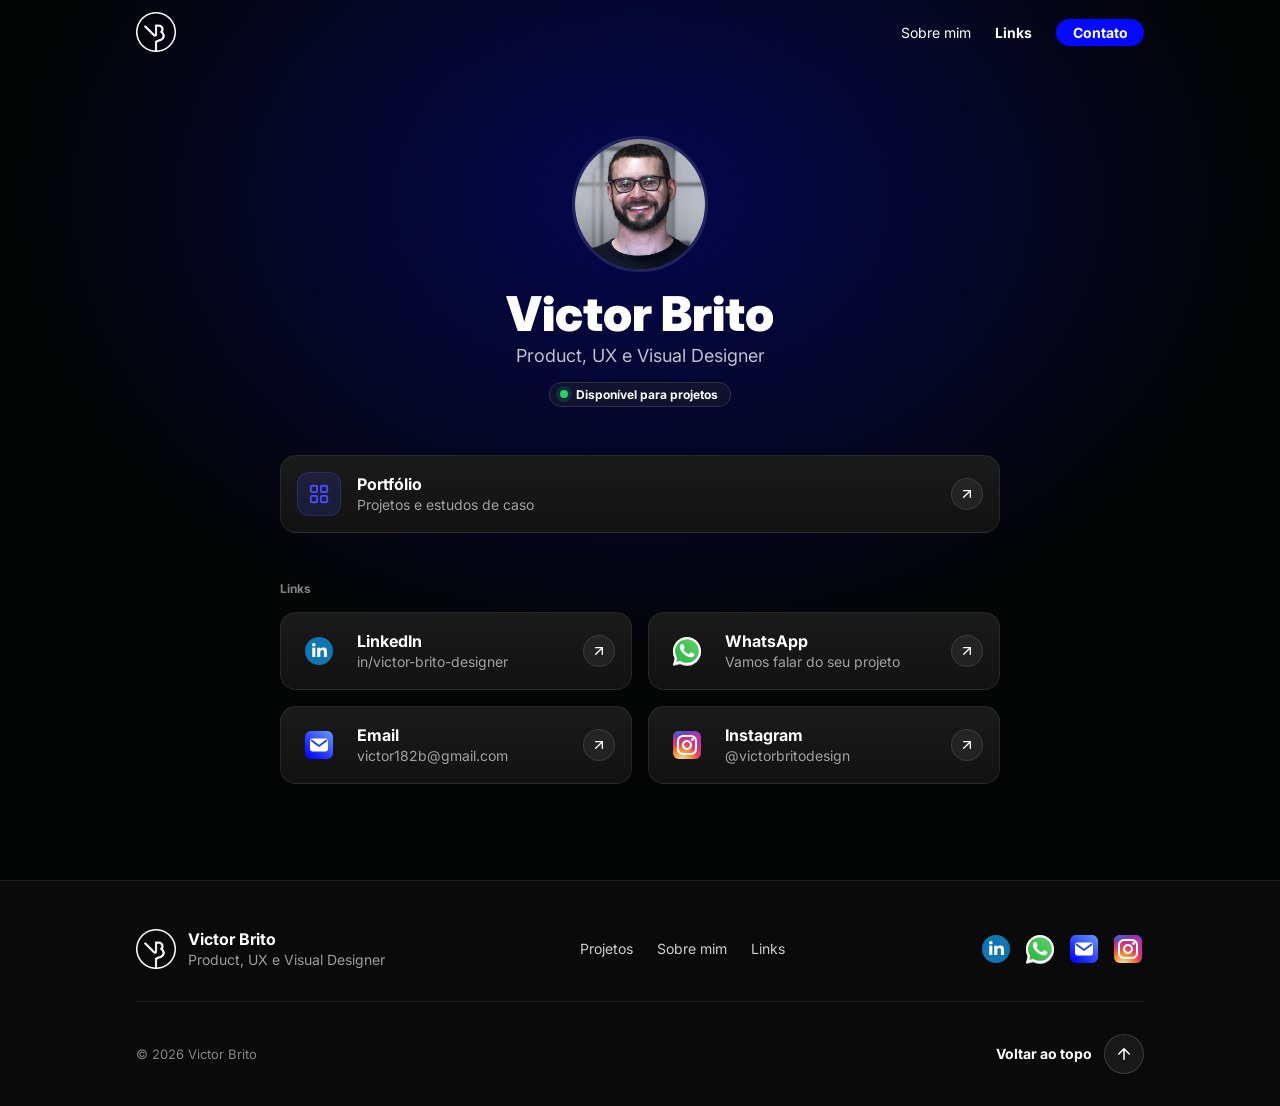
<file: links.html>
<!DOCTYPE html>
<html lang="pt-BR">
<head>
  <meta charset="UTF-8">
  <meta name="viewport" content="width=device-width, initial-scale=1.0">
  <script>document.documentElement.classList.add('js');</script>
  <title>Links — Victor Brito</title>
  <meta name="description" content="Victor Brito, Product, UX e Visual Designer. LinkedIn, WhatsApp, email, Instagram e portfólio.">
  <link rel="preconnect" href="https://fonts.googleapis.com">
  <link rel="preconnect" href="https://fonts.gstatic.com" crossorigin>
  <link href="https://fonts.googleapis.com/css2?family=Inter:wght@400;700;900&display=swap" rel="stylesheet">
  <style>
    :root {
      --color-bg: #0a0a0a;
      --color-bg-alt: #040505;
      --color-text: #ffffff;
      --color-text-muted: rgba(255, 255, 255, .75);
      --color-primary: #0509ff;
      --container: 1008px;
      --gutter: 16px;
    }

    *, *::before, *::after { box-sizing: border-box; }

    /* Página de links (link na bio do Instagram): fundo escuro com brilho azul no topo */
    body {
      margin: 0;
      min-height: 100vh;
      display: flex;
      flex-direction: column;
      background:
        radial-gradient(70% 60% at 50% 18%, rgba(5, 9, 255, .3), transparent 70%),
        var(--color-bg-alt);
      color: var(--color-text);
      font-family: 'Inter', system-ui, sans-serif;
      -webkit-font-smoothing: antialiased;
    }

    a { color: inherit; text-decoration: none; }
    img { display: block; max-width: 100%; }

    .container {
      width: 100%;
      max-width: calc(var(--container) + var(--gutter) * 2);
      margin: 0 auto;
      padding: 0 var(--gutter);
    }

    .btn {
      display: inline-flex;
      align-items: center;
      justify-content: center;
      background: var(--color-primary);
      color: var(--color-text);
      font-weight: 700;
      border: 1px solid transparent;
      border-radius: 360px;
      white-space: nowrap;
      transition: filter .2s ease, transform .3s ease-out;
    }
    .btn:hover { filter: brightness(1.15); transform: translateY(-4px); }
    .btn:active { transform: scale(.97); }

    /* Header (mesmo das outras páginas, mas transparente sobre o brilho) */
    .site-header {
      position: sticky;
      top: 0;
      z-index: 10;
      padding: 12px 0;
      transition: background-color .3s ease, box-shadow .3s ease;
    }
    .header { display: flex; align-items: center; justify-content: space-between; }
    .header__logo img { width: 40px; height: 40px; transition: transform .5s cubic-bezier(.2, .7, .2, 1); }
    .header__logo:hover img { transform: rotate(-12deg) scale(1.08); }
    .nav { display: flex; align-items: center; gap: 24px; font-size: 14px; }
    .nav__link:hover { opacity: .75; }
    .nav__link[aria-current="page"] { font-weight: 700; }
    .nav .btn { width: 88px; padding: 4px 6px; font-size: 14px; }

    main { flex: 1; }
    .links {
      display: flex;
      flex-direction: column;
      gap: 48px;
      max-width: calc(720px + var(--gutter) * 2);
      padding-top: 72px;
      padding-bottom: 96px;
    }

    /* Perfil */
    .profile { display: flex; flex-direction: column; align-items: center; gap: 16px; text-align: center; }
    .profile__photo {
      width: 136px;
      height: 136px;
      border-radius: 50%;
      object-fit: cover;
      border: 3px solid rgba(255, 255, 255, .12);
    }
    .profile__name { margin: 0; font-size: 48px; font-weight: 900; line-height: 1.1; }
    .profile__role { margin: 4px 0 0; font-size: 18px; color: var(--color-text-muted); }
    .profile__status {
      display: inline-flex;
      align-items: center;
      gap: 8px;
      padding: 4px 12px 4px 10px;
      background: rgba(45, 44, 45, .32);
      border: 1px solid rgba(255, 255, 255, .12);
      border-radius: 360px;
      font-size: 12px;
      font-weight: 700;
    }
    .profile__status::before { content: ''; width: 8px; height: 8px; border-radius: 50%; background: #25d366; box-shadow: 0 0 0 4px rgba(37, 211, 102, .15); }

    /* cards em duas colunas no desktop */
    .links .mcards { display: grid; grid-template-columns: repeat(2, 1fr); gap: 16px; }
    .links .mcards__label { grid-column: 1 / -1; margin: 0; }
    /* o card de Portfólio fica sozinho, na largura toda */
    .links [data-links-set="portfolio"] .mcards { grid-template-columns: 1fr; }


    /* Animações de entrada (mesmas das outras páginas) */
    @keyframes fadeInUp {
      from { opacity: 0; transform: translate3d(0, 64px, 0); }
      to   { opacity: 1; transform: none; }
    }
    .js [data-reveal] { opacity: 0; }
    .js [data-reveal].is-visible { opacity: 1; animation: fadeInUp .9s cubic-bezier(.2, .7, .2, 1) var(--delay, 0s) backwards; }

    /* Mobile (Figma "Links — Mobile": coluna única, logo centralizado e sem menu) */
    @media (max-width: 600px) {
      :root { --gutter: 20px; }
      .header { justify-content: center; }
      .nav, .menu-btn { display: none !important; }
      .links { gap: 32px; padding-top: 20px; padding-bottom: 40px; }
      .profile__photo { width: 112px; height: 112px; }
      .profile__name { font-size: 32px; }
      .profile__role { font-size: 16px; }
      .links .mcards { grid-template-columns: 1fr; gap: 12px; }
      .site-footer { display: none; }
    }
    /* Tipografia mobile um degrau menor; o corpo de texto segue em 16px */
    @media (max-width: 600px) {
      .profile__name { font-size: 28px; }
    }
  </style>
  <link rel="stylesheet" href="assets/liquid-glass.css">
  <link rel="stylesheet" href="assets/menu.css">
  <link rel="stylesheet" href="assets/footer.css">
</head>
<body>
  <div class="site-header">
    <header class="container header">
      <a href="index.html" class="header__logo" aria-label="Início">
        <img src="assets/logo.png" alt="Logo Victor Brito" width="40" height="40">
      </a>
      <nav class="nav">
        <a href="sobre.html" class="nav__link">Sobre mim</a>
        <a href="links.html" class="nav__link" aria-current="page">Links</a>
        <a href="https://api.whatsapp.com/send/?phone=5511976625372&amp;text&amp;type=phone_number&amp;app_absent=0" target="_blank" rel="noopener" class="btn">Contato</a>
      </nav>
    </header>
  </div>

  <main class="container links">
    <section class="profile" aria-labelledby="perfil-nome">
      <img class="profile__photo" src="assets/foto-perfil.png" alt="Foto de Victor Brito sorrindo, de óculos" width="1024" height="1024" data-reveal>
      <div data-reveal style="--delay: .1s">
        <h1 class="profile__name" id="perfil-nome">Victor Brito</h1>
        <p class="profile__role">Product, UX e Visual Designer</p>
      </div>
      <span class="profile__status" data-reveal style="--delay: .2s">Disponível para projetos</span>
    </section>

    <div data-links="" data-links-set="portfolio" data-reveal style="--delay: .3s"></div>
    <div data-links="Links" data-reveal style="--delay: .4s"></div>
  </main>

  <footer class="site-footer">
    <div class="container">
      <div class="footer__main">
        <a href="index.html" class="footer__brand" aria-label="Victor Brito, início">
          <img src="assets/logo.png" alt="" width="40" height="40">
          <span><span class="footer__name">Victor Brito</span><span class="footer__role">Product, UX e Visual Designer</span></span>
        </a>
        <nav class="footer__nav" aria-label="Rodapé">
          <a href="index.html#projetos">Projetos</a>
          <a href="sobre.html">Sobre mim</a>
          <a href="links.html">Links</a>
        </nav>
        <div class="footer__social">
          <a href="https://www.linkedin.com/in/victor-brito-designer/" target="_blank" rel="noopener"><img src="assets/icon-linkedin.svg" alt="LinkedIn" width="32" height="32"></a>
          <a href="https://api.whatsapp.com/send/?phone=5511976625372&amp;text&amp;type=phone_number&amp;app_absent=0" target="_blank" rel="noopener"><img src="assets/icon-whatsapp.svg" alt="WhatsApp" width="32" height="32"></a>
          <a href="mailto:victor182b@gmail.com?subject=Contato%20pelo%20portf%C3%B3lio"><img src="assets/icon-email.svg" alt="Email" width="32" height="32"></a>
          <a href="https://www.instagram.com/victorbritodesign" target="_blank" rel="noopener"><img src="assets/icon-instagram.svg" alt="Instagram" width="32" height="32"></a>
        </div>
      </div>
      <div class="footer__divider"></div>
      <div class="footer__bottom">
        <p class="footer__copy">© 2026 Victor Brito</p>
        <a href="#" class="footer__top"><span class="footer__top-label">Voltar ao topo</span><span class="footer__top-icon" aria-hidden="true"><svg viewBox="0 0 24 24" fill="none" stroke="currentColor" stroke-width="2" stroke-linecap="round" stroke-linejoin="round"><path d="M12 19V5M5 12l7-7 7 7"/></svg></span></a>
      </div>
    </div>
  </footer>

  <script>
    (function () {
      const header = document.querySelector('.site-header');
      const onScroll = () => header.classList.toggle('is-scrolled', window.scrollY > 8);
      onScroll();
      window.addEventListener('scroll', onScroll, { passive: true });

      /* a página é curta: tudo entra em sequência assim que carrega */
      requestAnimationFrame(() => {
        document.querySelectorAll('[data-reveal]').forEach(el => el.classList.add('is-visible'));
      });
    })();
  </script>
  <script src="assets/menu.js"></script>
  <script src="assets/liquid-glass.js"></script>
</body>
</html>
</file>
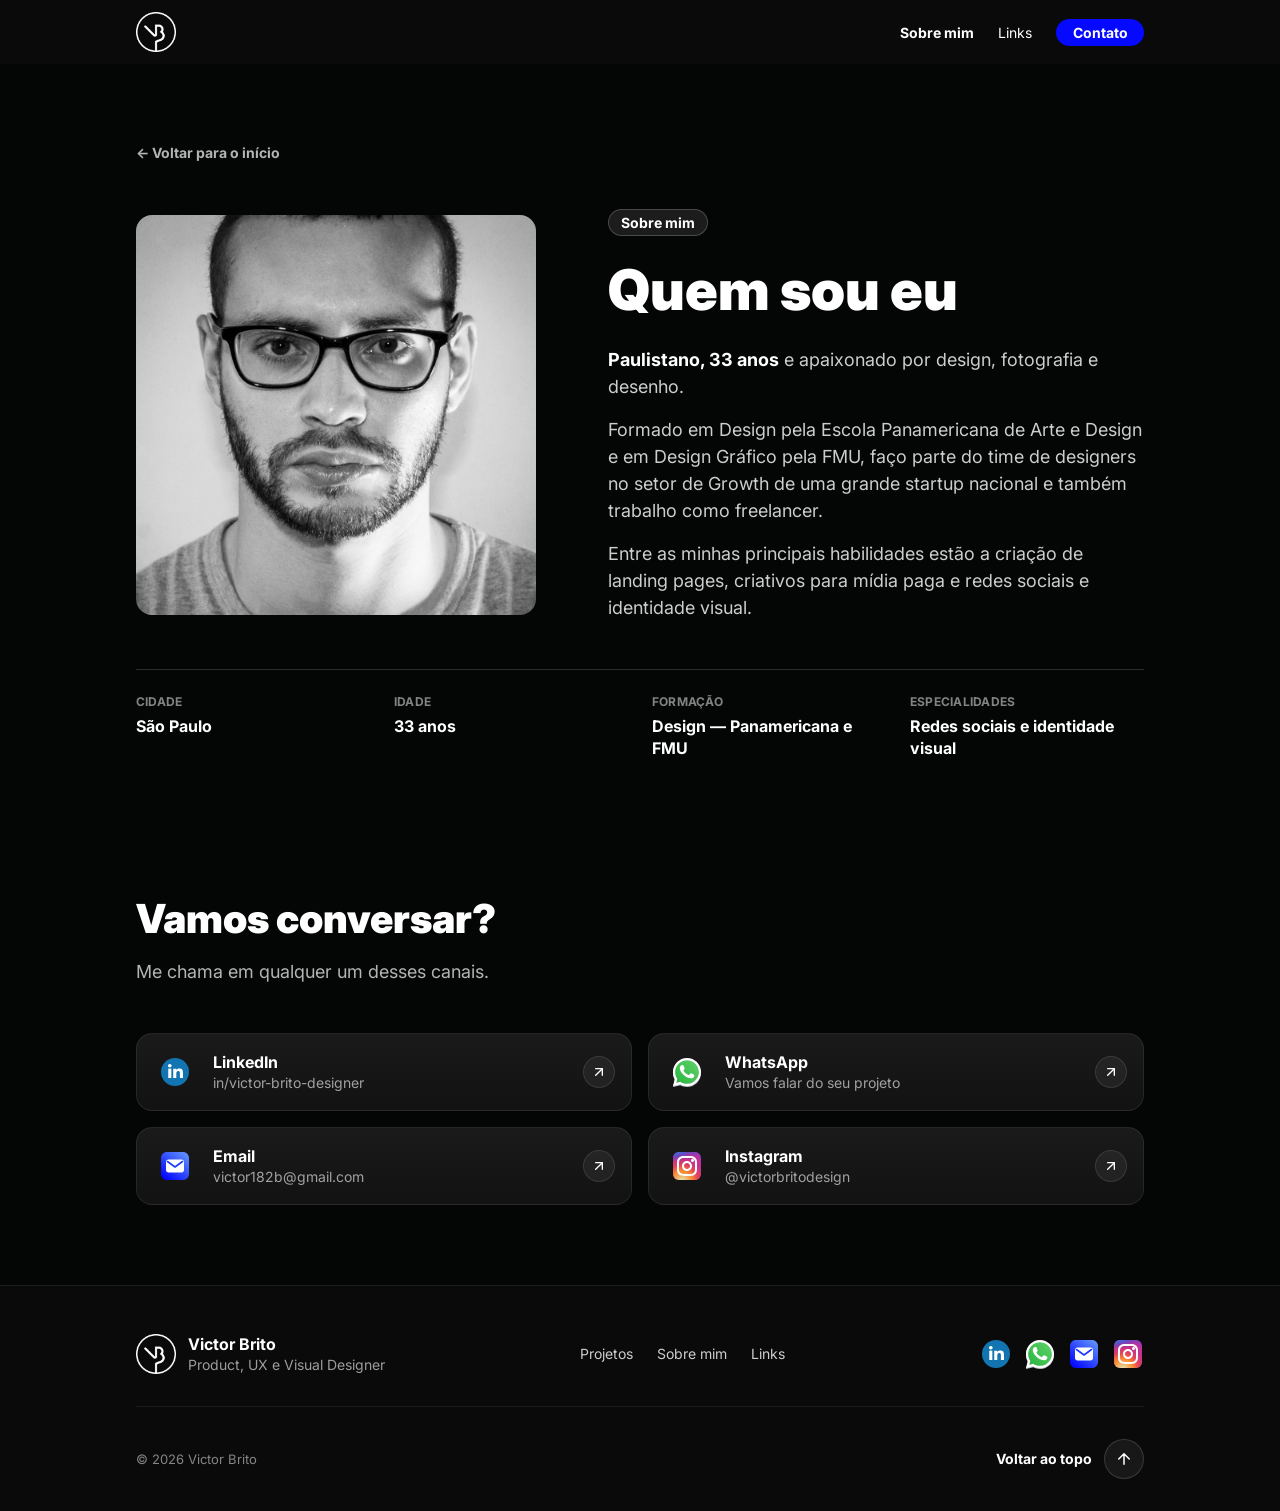
<file: sobre.html>
<!DOCTYPE html>
<html lang="pt-BR">
<head>
  <meta charset="UTF-8">
  <meta name="viewport" content="width=device-width, initial-scale=1.0">
  <script>document.documentElement.classList.add('js');</script>
  <title>Sobre mim — Victor Brito</title>
  <link rel="preconnect" href="https://fonts.googleapis.com">
  <link rel="preconnect" href="https://fonts.gstatic.com" crossorigin>
  <link href="https://fonts.googleapis.com/css2?family=Inter:wght@400;700;900&display=swap" rel="stylesheet">
  <style>
    :root {
      --color-bg: #0a0a0a;
      --color-bg-alt: #040505;
      --color-text: #ffffff;
      --color-text-muted: rgba(255, 255, 255, .7);
      --color-border: rgba(255, 255, 255, .08);
      --color-primary: #0509ff;
      --container: 1008px;
      --gutter: 16px;
    }

    *, *::before, *::after { box-sizing: border-box; }
    html { scroll-behavior: smooth; }

    body {
      margin: 0;
      background: var(--color-bg-alt);
      color: var(--color-text);
      font-family: 'Inter', system-ui, sans-serif;
      -webkit-font-smoothing: antialiased;
    }

    a { color: inherit; text-decoration: none; }
    img { display: block; max-width: 100%; }

    .container {
      width: 100%;
      max-width: calc(var(--container) + var(--gutter) * 2);
      margin: 0 auto;
      padding: 0 var(--gutter);
    }

    .btn {
      display: inline-flex;
      align-items: center;
      justify-content: center;
      background: var(--color-primary);
      color: var(--color-text);
      font-weight: 700;
      border: 1px solid transparent;
      border-radius: 360px;
      white-space: nowrap;
      transition: filter .2s ease, transform .3s ease-out, background-color .2s ease;
    }
    .btn:hover { filter: brightness(1.15); transform: translateY(-4px); }
    .btn:active { transform: scale(.97); }

    /* Header (mesmo do index) */
    .site-header {
      position: sticky;
      top: 0;
      z-index: 10;
      background: var(--color-bg);
      padding: 12px 0;
      transition: background-color .3s ease, box-shadow .3s ease;
    }
    .header { display: flex; align-items: center; justify-content: space-between; }
    .header__logo img { width: 40px; height: 40px; transition: transform .5s cubic-bezier(.2, .7, .2, 1); }
    .header__logo:hover img { transform: rotate(-12deg) scale(1.08); }
    .nav { display: flex; align-items: center; gap: 24px; font-size: 14px; }
    .nav__link:hover { opacity: .75; }
    .nav__link[aria-current="page"] { font-weight: 700; }
    .nav .btn { width: 88px; padding: 4px 6px; font-size: 14px; }

    .section { padding: 80px 0; overflow: clip; }
    .stack { display: flex; flex-direction: column; gap: 48px; }
    .section__header { display: flex; flex-direction: column; gap: 16px; }
    .section__title { margin: 0; font-size: 40px; font-weight: 900; line-height: 1.2; }
    .section__text { margin: 0; font-size: 18px; line-height: 1.4; color: var(--color-text-muted); }

    /* Hero */
    .hero { padding: 80px 0 56px; }
    .back-link {
      display: inline-flex;
      align-self: flex-start;
      font-size: 14px;
      font-weight: 700;
      color: var(--color-text-muted);
      transition: color .2s ease, transform .3s ease;
    }
    .back-link:hover { color: var(--color-text); transform: translateX(-4px); }
    .bio { display: grid; grid-template-columns: 400px 1fr; gap: 72px; align-items: center; }
    .portrait {
      margin: 0;
      aspect-ratio: 1;
      border-radius: 16px;
      overflow: hidden;
      background: #000;
    }
    .portrait img { width: 100%; height: 100%; object-fit: cover; transition: transform .8s cubic-bezier(.2, .7, .2, 1); }
    .portrait:hover img { transform: scale(1.04); }
    .intro { display: flex; flex-direction: column; align-items: flex-start; gap: 24px; }
    .tag {
      padding: 4px 12px;
      background: rgba(45, 44, 45, .6);
      border: 1px solid rgba(255, 255, 255, .2);
      border-radius: 360px;
      font-size: 14px;
      font-weight: 700;
    }
    .intro__title { margin: 0; font-size: 56px; font-weight: 900; line-height: 1.1; }
    .intro__text { display: flex; flex-direction: column; gap: 16px; }
    .intro__text p { margin: 0; font-size: 18px; line-height: 1.5; color: rgba(255, 255, 255, .8); }
    .intro__text strong { color: var(--color-text); }

    .facts {
      display: grid;
      grid-template-columns: repeat(4, 1fr);
      gap: 24px;
      margin: 0;
      padding-top: 24px;
      border-top: 1px solid rgba(255, 255, 255, .15);
    }
    .facts dt { font-size: 12px; font-weight: 700; letter-spacing: .02em; text-transform: uppercase; color: rgba(255, 255, 255, .5); }
    .facts dd { margin: 6px 0 0; font-size: 16px; font-weight: 700; line-height: 1.4; }

    /* Contato */
    .contact .mcards { display: grid; grid-template-columns: repeat(2, 1fr); gap: 16px; }
    .contact .mcards__label { display: none; }

    /* Footer */

    /* Animações de entrada (mesmas do index) */
    @keyframes fadeInUp {
      from { opacity: 0; transform: translate3d(0, 100%, 0); }
      to   { opacity: 1; transform: none; }
    }
    .js [data-reveal] { opacity: 0; transform: translate3d(0, 100%, 0); }
    .js [data-reveal].is-visible {
      opacity: 1;
      transform: none;
      animation: fadeInUp 1s ease var(--delay, 0s) backwards;
    }
    /* a foto sobe pouco e assenta com zoom */
    .js .portrait[data-reveal] { transform: translate3d(0, 64px, 0); }
    .js .portrait[data-reveal].is-visible { transform: none; animation-name: mediaIn; }
    @keyframes mediaIn {
      from { opacity: 0; transform: translate3d(0, 64px, 0); }
      to   { opacity: 1; transform: none; }
    }
    @keyframes imageSettle {
      from { transform: scale(1.2); }
      to   { transform: none; }
    }
    .js .portrait[data-reveal].is-visible img {
      animation: imageSettle 1.8s cubic-bezier(.2, .7, .2, 1) var(--delay, 0s) backwards;
    }

    @media (max-width: 900px) {
      .bio { grid-template-columns: 1fr; gap: 32px; }
      .portrait { max-width: 400px; }
      .facts { grid-template-columns: repeat(2, 1fr); gap: 20px 16px; }
      .contact .mcards { grid-template-columns: 1fr; }
    }
    /* Mobile (Figma: frame de 390px, margem de 20px) */
    @media (max-width: 600px) {
      :root { --gutter: 20px; }
      .section { padding: 40px 0; }
      .stack { gap: 32px; }
      .hero { padding-top: 32px; }
      .portrait { max-width: none; }
      .intro__title { font-size: 40px; }
      .intro__text p { font-size: 16px; }
      .section__title { font-size: 28px; }
      .section__text { font-size: 16px; }
    }
    /* Tipografia mobile um degrau menor; o corpo de texto segue em 16px */
    @media (max-width: 600px) {
      .hero { padding-bottom: 40px; }
      .intro__title { font-size: 32px; }
      .section__title { font-size: 24px; }
    }
  </style>
  <link rel="stylesheet" href="assets/liquid-glass.css">
  <link rel="stylesheet" href="assets/menu.css">
  <link rel="stylesheet" href="assets/footer.css">
</head>
<body>
  <div class="site-header">
    <header class="container header">
      <a href="index.html" class="header__logo" aria-label="Início">
        <img src="assets/logo.png" alt="Logo Victor Brito" width="40" height="40">
      </a>
      <nav class="nav">
        <a href="sobre.html" class="nav__link" aria-current="page">Sobre mim</a>
        <a href="links.html" class="nav__link">Links</a>
        <a href="https://api.whatsapp.com/send/?phone=5511976625372&amp;text&amp;type=phone_number&amp;app_absent=0" target="_blank" rel="noopener" class="btn">Contato</a>
      </nav>
    </header>
  </div>

  <main>
    <section class="hero">
      <div class="container stack">
        <a href="index.html" class="back-link" data-reveal>← Voltar para o início</a>
        <div class="bio">
          <figure class="portrait" data-reveal style="--delay: .1s">
            <img src="assets/sobre/victor-retrato.png" alt="Retrato em preto e branco de Victor Brito" width="1200" height="1200">
          </figure>
          <div class="intro">
            <span class="tag" data-reveal style="--delay: .15s">Sobre mim</span>
            <h1 class="intro__title" data-reveal style="--delay: .2s">Quem sou eu</h1>
            <div class="intro__text" data-reveal style="--delay: .3s">
              <p><strong>Paulistano, 33 anos</strong> e apaixonado por design, fotografia e desenho.</p>
              <p>Formado em Design pela Escola Panamericana de Arte e Design e em Design Gráfico pela FMU, faço parte do time de designers no setor de Growth de uma grande startup nacional e também trabalho como freelancer.</p>
              <p>Entre as minhas principais habilidades estão a criação de landing pages, criativos para mídia paga e redes sociais e identidade visual.</p>
            </div>
          </div>
        </div>
        <dl class="facts" data-reveal style="--delay: .4s">
          <div><dt>Cidade</dt><dd>São Paulo</dd></div>
          <div><dt>Idade</dt><dd>33 anos</dd></div>
          <div><dt>Formação</dt><dd>Design — Panamericana e FMU</dd></div>
          <div><dt>Especialidades</dt><dd>Redes sociais e identidade visual</dd></div>
        </dl>
      </div>
    </section>

    <section class="section contact" aria-labelledby="contato-titulo">
      <div class="container stack">
        <div class="section__header" data-reveal>
          <h2 class="section__title" id="contato-titulo">Vamos conversar?</h2>
          <p class="section__text">Me chama em qualquer um desses canais.</p>
        </div>
        <div data-links="Links" data-reveal style="--delay: .1s"></div>
      </div>
    </section>
  </main>

  <footer class="site-footer">
    <div class="container">
      <div class="footer__main">
        <a href="index.html" class="footer__brand" aria-label="Victor Brito, início">
          <img src="assets/logo.png" alt="" width="40" height="40">
          <span><span class="footer__name">Victor Brito</span><span class="footer__role">Product, UX e Visual Designer</span></span>
        </a>
        <nav class="footer__nav" aria-label="Rodapé">
          <a href="index.html#projetos">Projetos</a>
          <a href="sobre.html">Sobre mim</a>
          <a href="links.html">Links</a>
        </nav>
        <div class="footer__social">
          <a href="https://www.linkedin.com/in/victor-brito-designer/" target="_blank" rel="noopener"><img src="assets/icon-linkedin.svg" alt="LinkedIn" width="32" height="32"></a>
          <a href="https://api.whatsapp.com/send/?phone=5511976625372&amp;text&amp;type=phone_number&amp;app_absent=0" target="_blank" rel="noopener"><img src="assets/icon-whatsapp.svg" alt="WhatsApp" width="32" height="32"></a>
          <a href="mailto:victor182b@gmail.com?subject=Contato%20pelo%20portf%C3%B3lio"><img src="assets/icon-email.svg" alt="Email" width="32" height="32"></a>
          <a href="https://www.instagram.com/victorbritodesign" target="_blank" rel="noopener"><img src="assets/icon-instagram.svg" alt="Instagram" width="32" height="32"></a>
        </div>
      </div>
      <div class="footer__divider"></div>
      <div class="footer__bottom">
        <p class="footer__copy">© 2026 Victor Brito</p>
        <a href="#" class="footer__top"><span class="footer__top-label">Voltar ao topo</span><span class="footer__top-icon" aria-hidden="true"><svg viewBox="0 0 24 24" fill="none" stroke="currentColor" stroke-width="2" stroke-linecap="round" stroke-linejoin="round"><path d="M12 19V5M5 12l7-7 7 7"/></svg></span></a>
      </div>
    </div>
  </footer>

  <script>
    (function () {
      const header = document.querySelector('.site-header');
      const onScroll = () => header.classList.toggle('is-scrolled', window.scrollY > 8);
      onScroll();
      window.addEventListener('scroll', onScroll, { passive: true });

      /* Animações de entrada ao rolar (mesma lógica do index) */
      let pending = [...document.querySelectorAll('[data-reveal]')];
      const TRIGGER = 0.88;
      const checkReveals = () => {
        pending = pending.filter(el => {
          const offset = new DOMMatrixReadOnly(getComputedStyle(el).transform).m42;
          const top = el.getBoundingClientRect().top - offset;
          if (top > window.innerHeight * TRIGGER) return true;
          el.classList.add('is-visible');
          return false;
        });
        if (!pending.length) {
          window.removeEventListener('scroll', onRevealScroll);
          window.removeEventListener('resize', onRevealScroll);
        }
      };
      let ticking = false;
      const onRevealScroll = () => {
        if (ticking) return;
        ticking = true;
        requestAnimationFrame(() => { checkReveals(); ticking = false; });
      };
      window.addEventListener('scroll', onRevealScroll, { passive: true });
      window.addEventListener('resize', onRevealScroll);
      checkReveals();
    })();
  </script>
  <script src="assets/menu.js"></script>
  <script src="assets/liquid-glass.js"></script>
</body>
</html>
</file>
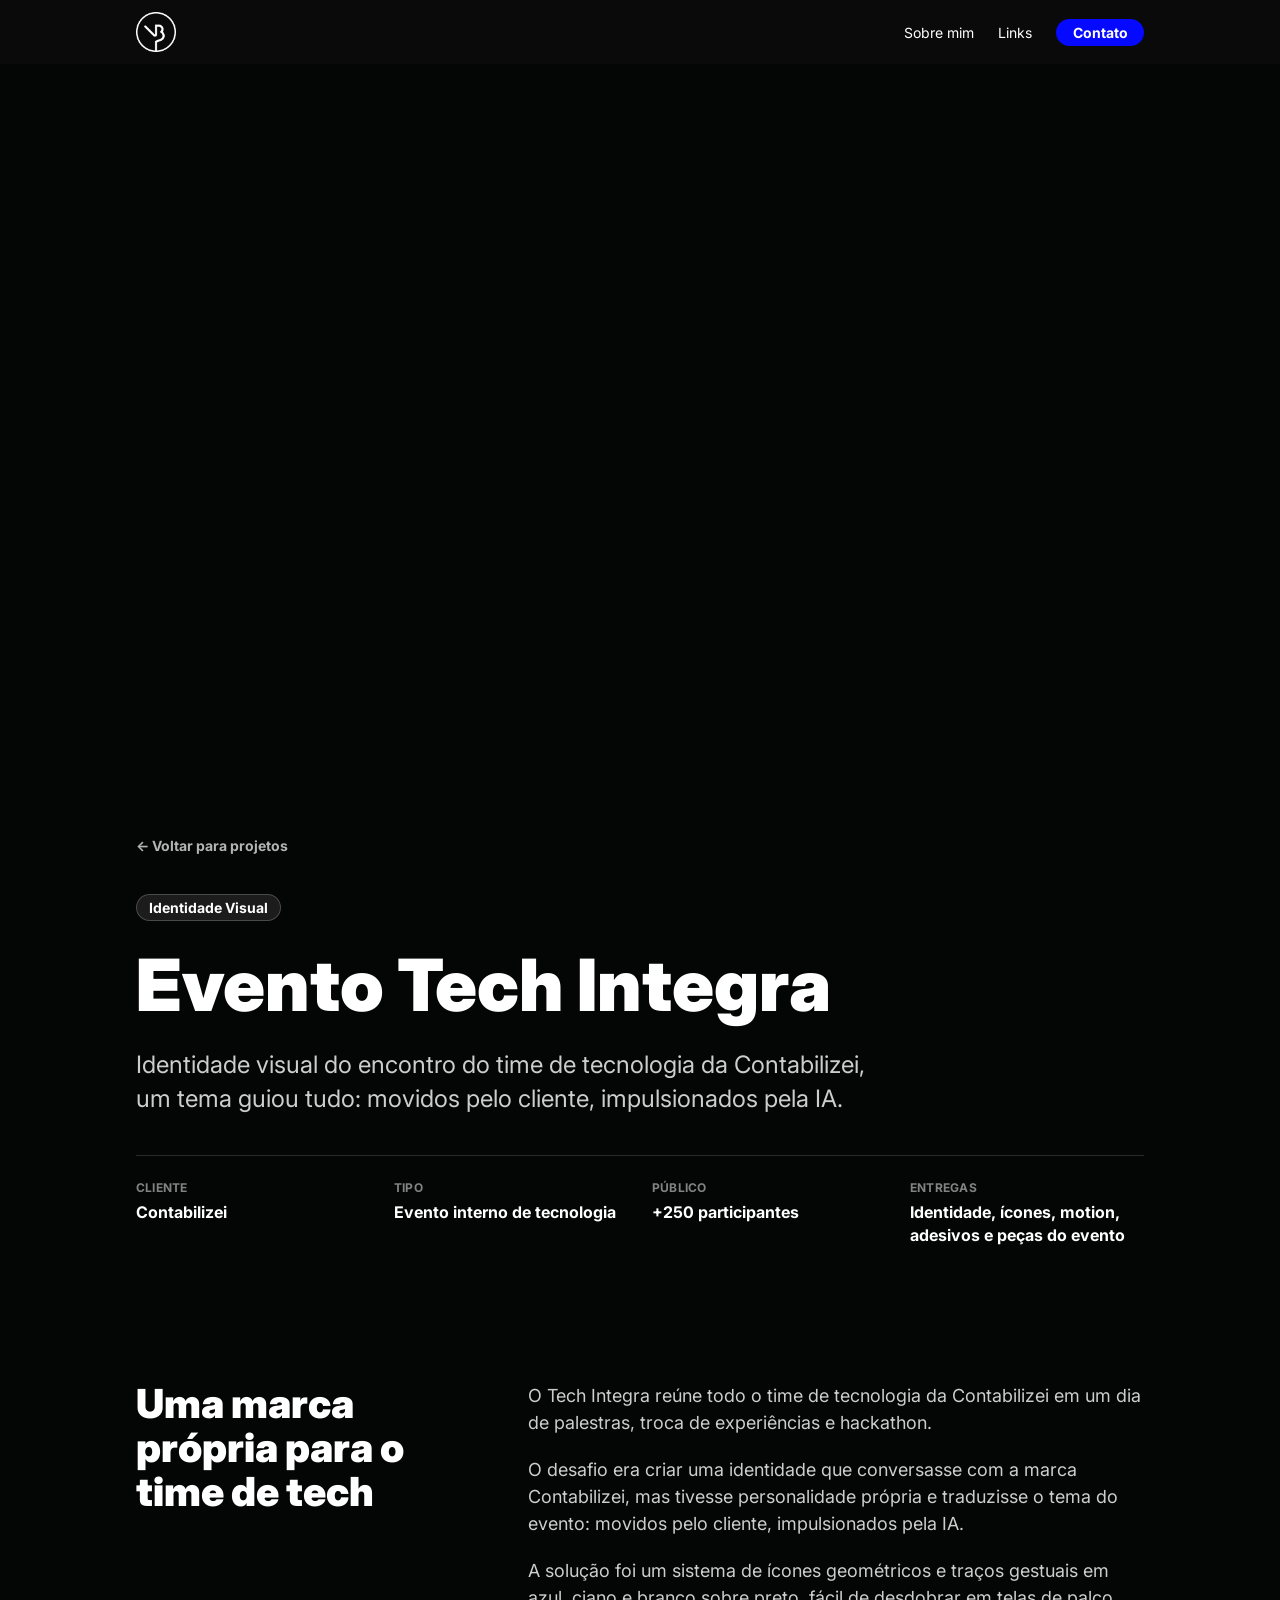
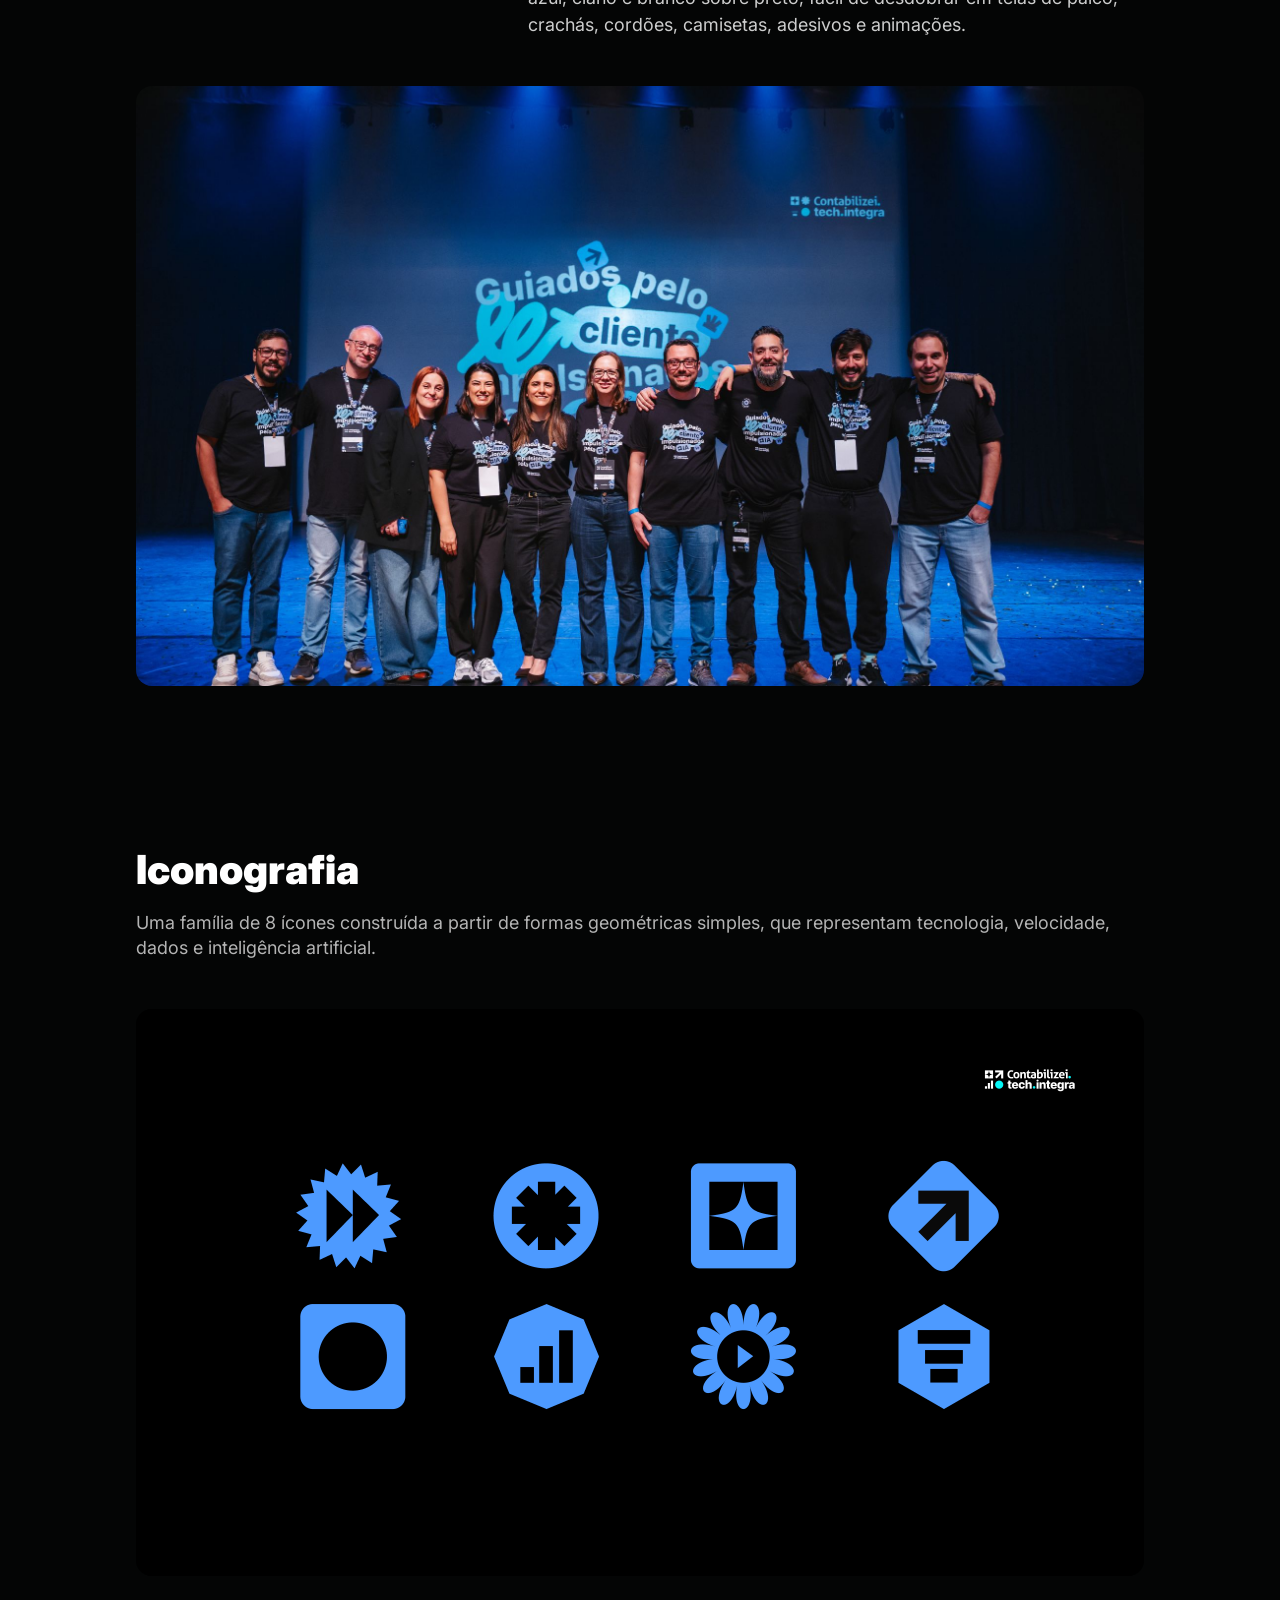
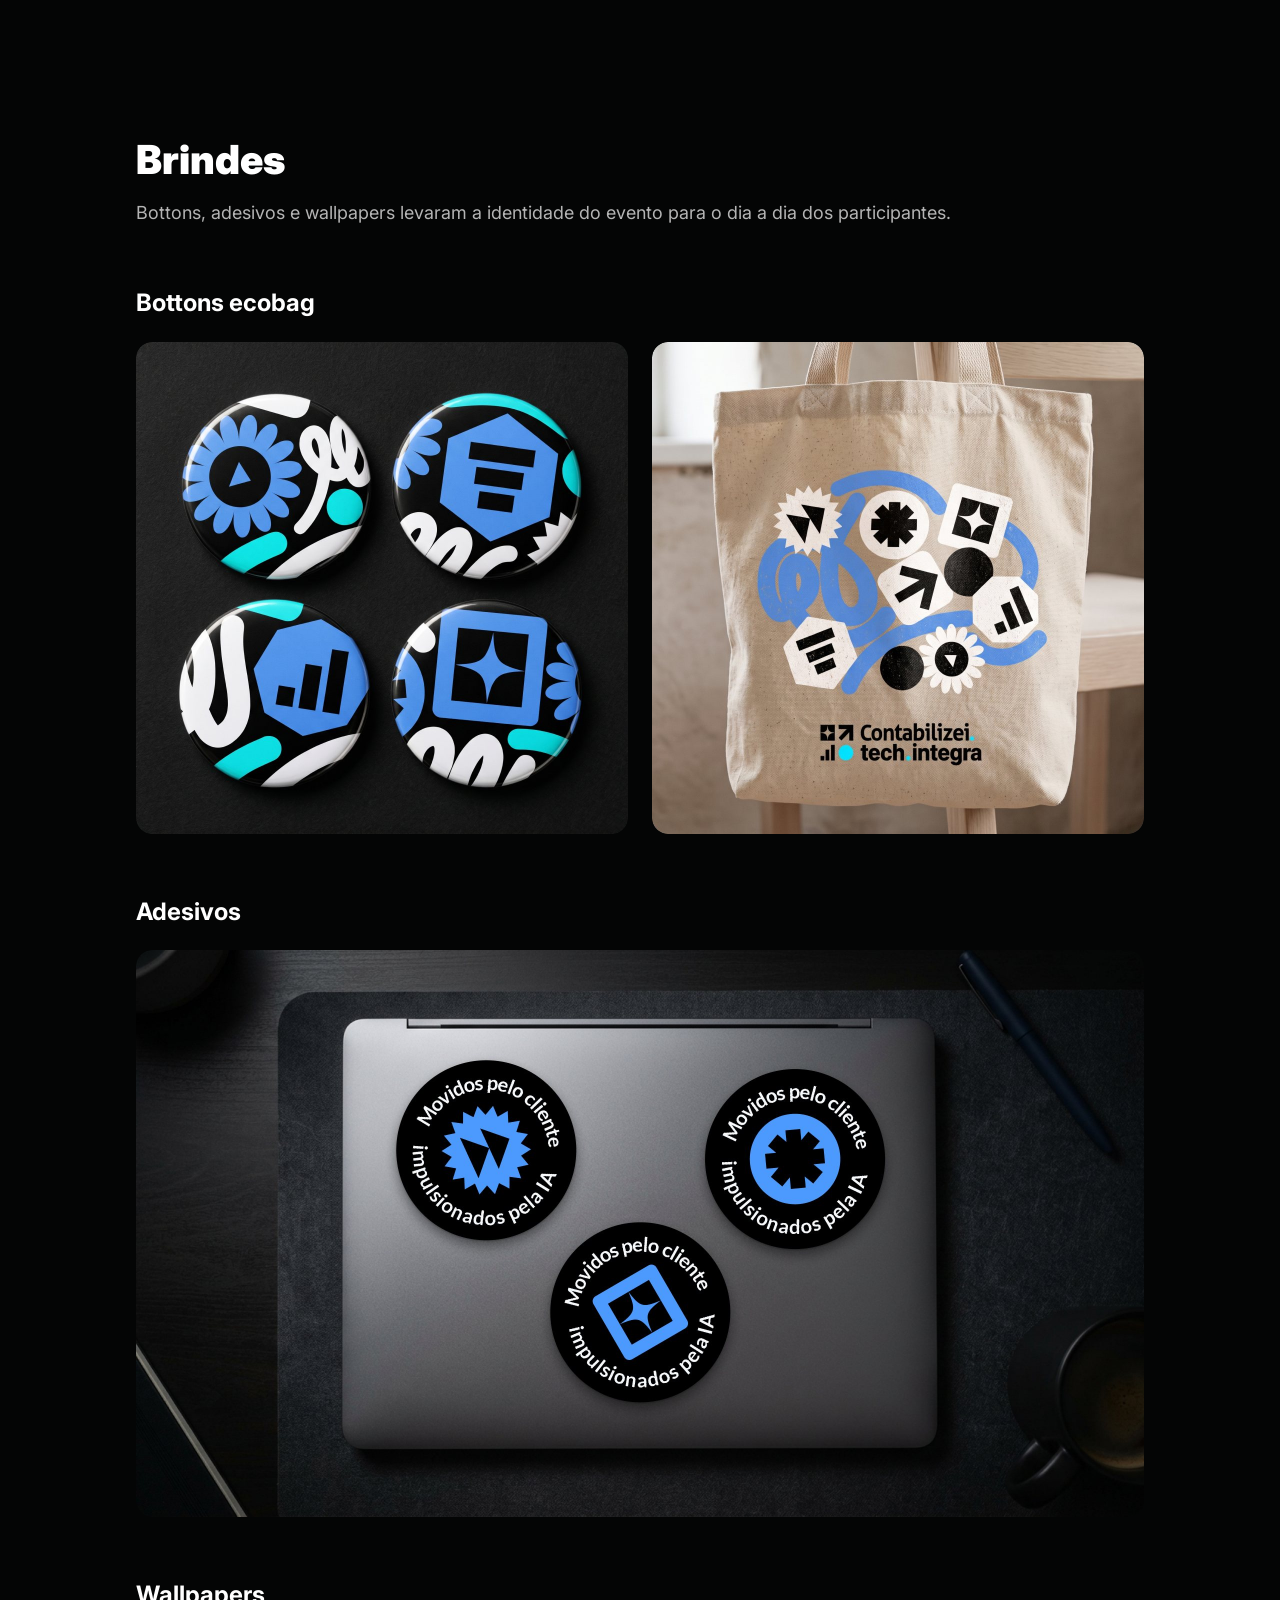
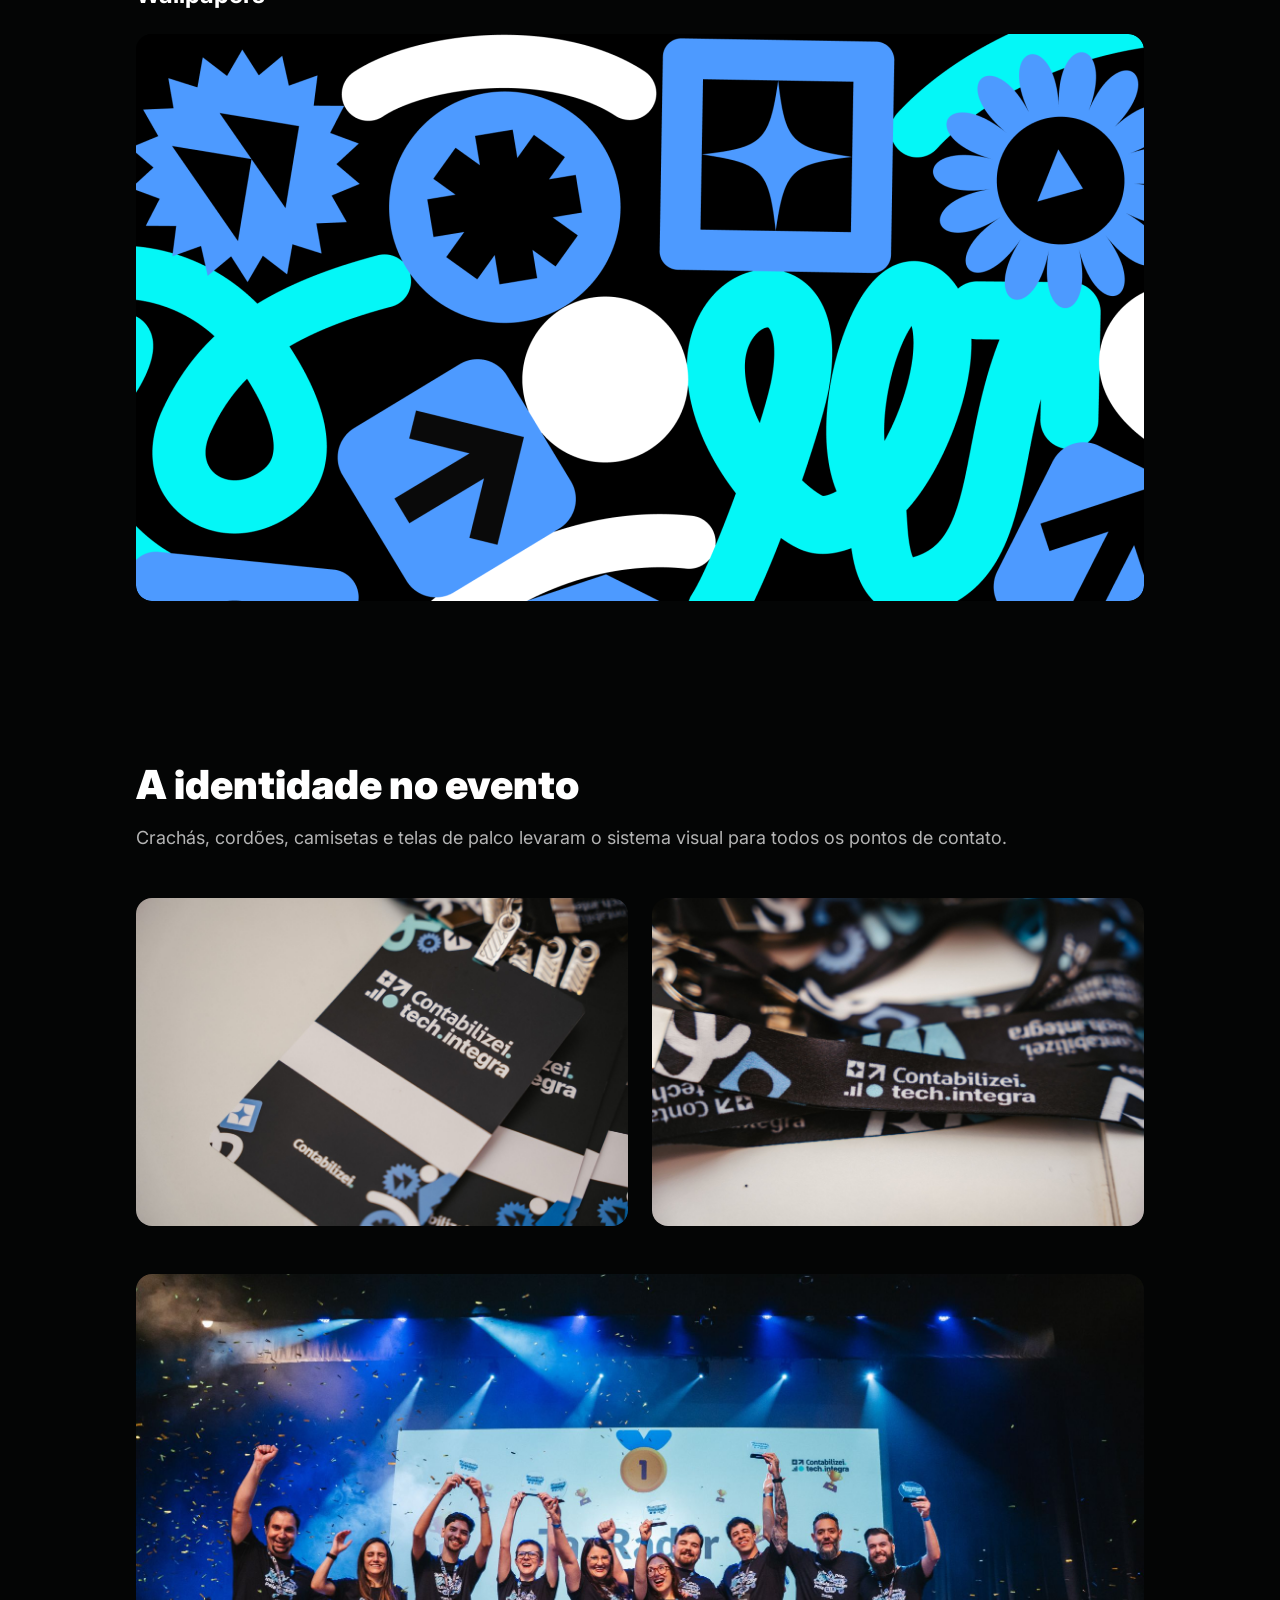
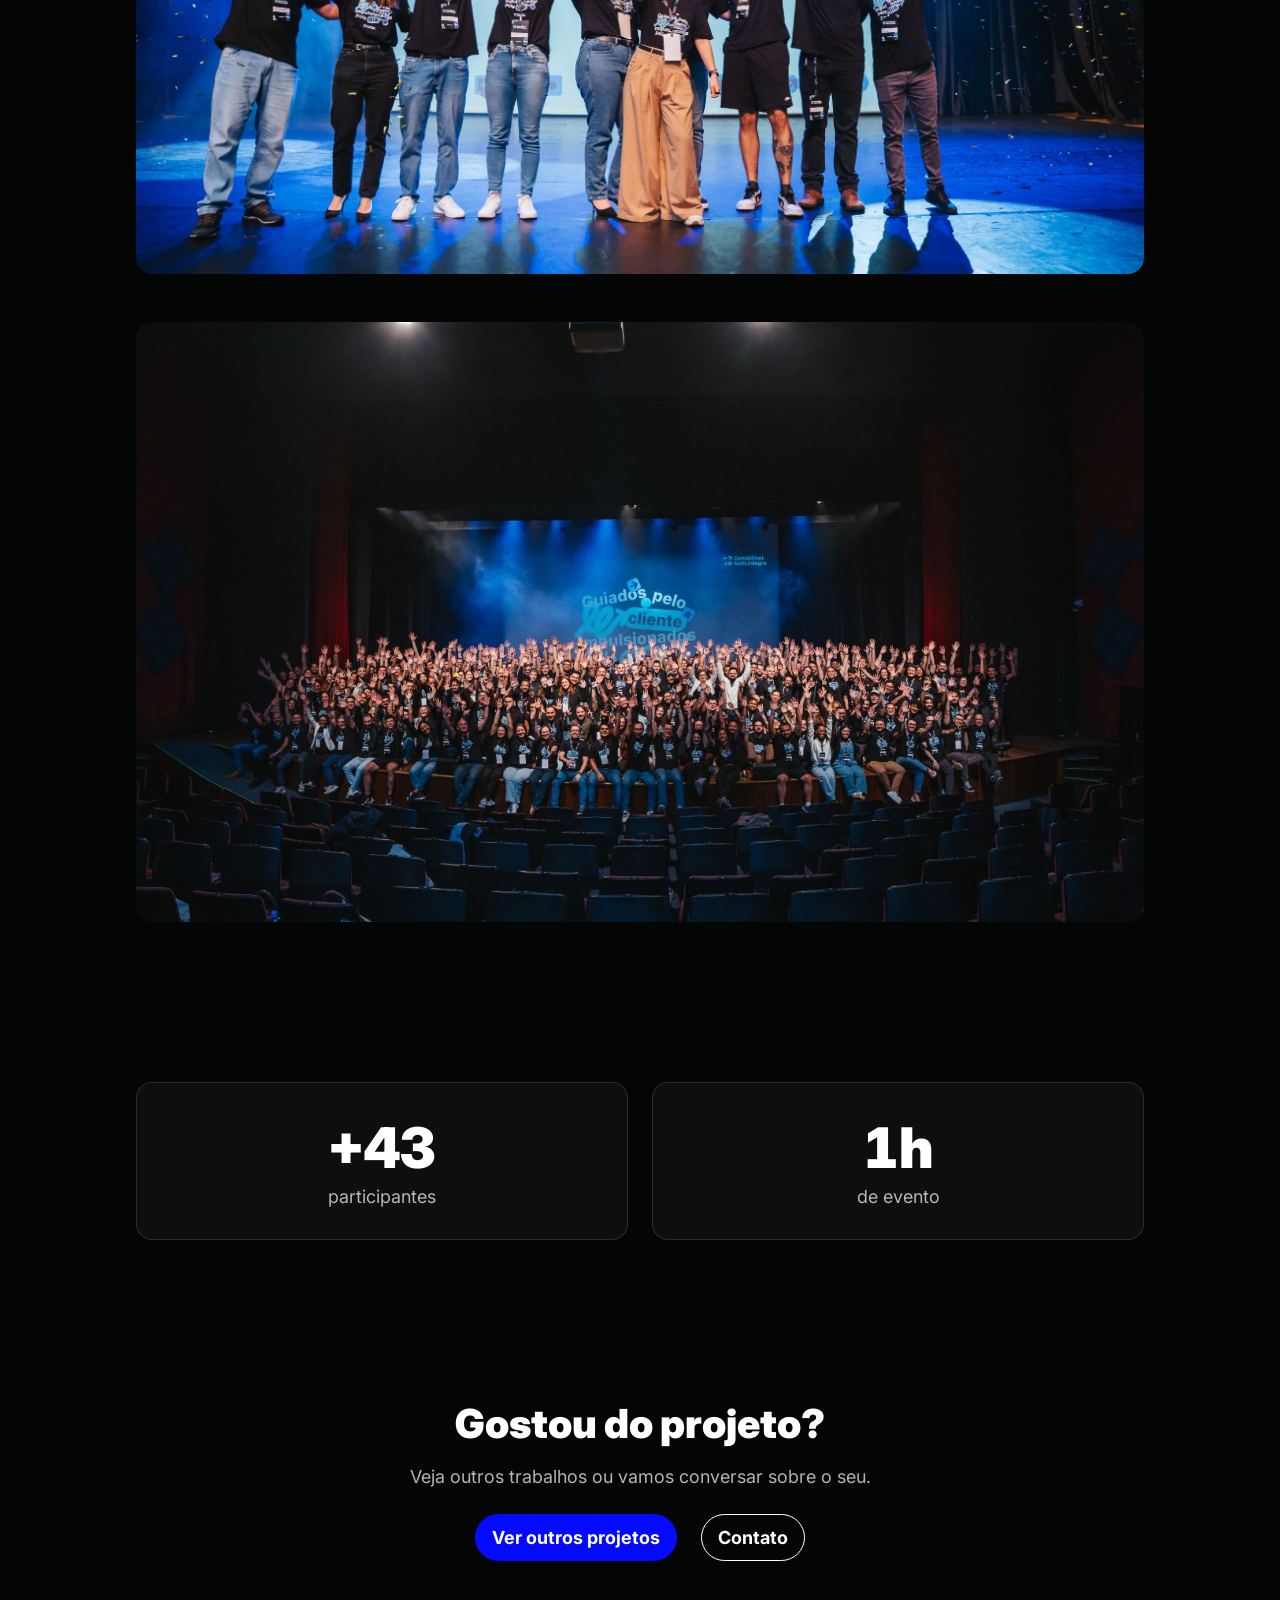
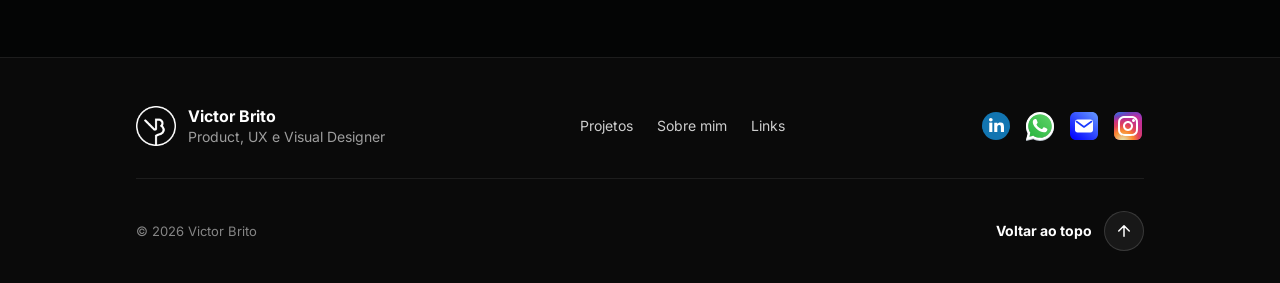
<file: tech-integra.html>
<!DOCTYPE html>
<html lang="pt-BR">
<head>
  <meta charset="UTF-8">
  <meta name="viewport" content="width=device-width, initial-scale=1.0">
  <script>document.documentElement.classList.add('js');</script>
  <title>Evento Tech Integra — Victor Brito</title>
  <link rel="preconnect" href="https://fonts.googleapis.com">
  <link rel="preconnect" href="https://fonts.gstatic.com" crossorigin>
  <link href="https://fonts.googleapis.com/css2?family=Inter:wght@400;700;900&display=swap" rel="stylesheet">
  <style>
    :root {
      --color-bg: #0a0a0a;
      --color-bg-alt: #040505;
      --color-text: #ffffff;
      --color-text-muted: rgba(255, 255, 255, .7);
      --color-border: rgba(255, 255, 255, .08);
      --color-primary: #0509ff;
      --container: 1008px;
      --gutter: 16px;
    }

    *, *::before, *::after { box-sizing: border-box; }
    html { scroll-behavior: smooth; }

    body {
      margin: 0;
      background: var(--color-bg-alt);
      color: var(--color-text);
      font-family: 'Inter', system-ui, sans-serif;
      -webkit-font-smoothing: antialiased;
    }

    a { color: inherit; text-decoration: none; }
    img, video { display: block; max-width: 100%; }

    .container {
      width: 100%;
      max-width: calc(var(--container) + var(--gutter) * 2);
      margin: 0 auto;
      padding: 0 var(--gutter);
    }

    .btn {
      display: inline-flex;
      align-items: center;
      justify-content: center;
      background: var(--color-primary);
      color: var(--color-text);
      font-weight: 700;
      border: 1px solid transparent;
      border-radius: 360px;
      white-space: nowrap;
      transition: filter .2s ease, transform .3s ease-out, background-color .2s ease;
    }
    .btn:hover { filter: brightness(1.15); transform: translateY(-4px); }
    .btn:active { transform: scale(.97); }
    .btn--outline { background: transparent; border-color: var(--color-text); }
    .btn--outline:hover { filter: none; background: rgba(255, 255, 255, .08); }

    /* Header (mesmo do index) */
    .site-header {
      position: sticky;
      top: 0;
      z-index: 10;
      background: var(--color-bg);
      padding: 12px 0;
      transition: background-color .3s ease, box-shadow .3s ease;
    }
    .header { display: flex; align-items: center; justify-content: space-between; }
    .header__logo img { width: 40px; height: 40px; transition: transform .5s cubic-bezier(.2, .7, .2, 1); }
    .header__logo:hover img { transform: rotate(-12deg) scale(1.08); }
    .nav { display: flex; align-items: center; gap: 24px; font-size: 14px; }
    .nav__link:hover { opacity: .75; }
    .nav .btn { width: 88px; padding: 4px 6px; font-size: 14px; }

    /* Seções */
    .section { padding: 80px 0; overflow: clip; }
    .stack { display: flex; flex-direction: column; gap: 48px; }
    .section__header { display: flex; flex-direction: column; gap: 16px; }
    .section__title { margin: 0; font-size: 40px; font-weight: 900; line-height: 1.2; }
    .section__text { margin: 0; font-size: 18px; line-height: 1.4; color: var(--color-text-muted); }

    .media {
      margin: 0;
      border-radius: 16px;
      overflow: hidden;
      background: #000;
    }
    .media img, .media video { width: 100%; height: 100%; object-fit: cover; }
    .media--wide { aspect-ratio: 16 / 9; }
    .media--photo { aspect-ratio: 1008 / 600; }
    .media--square { aspect-ratio: 1; }
    .media--landscape { aspect-ratio: 3 / 2; }

    /* Hero */
    .hero { padding: 80px 0 56px; }
    .hero .stack { gap: 40px; }
    /* O vídeo tem fundo preto: o blend "screen" apaga o preto sobre o fundo da página */
    .reveal-video { aspect-ratio: 1008 / 653; background: transparent; border-radius: 0; mix-blend-mode: screen; }
    .back-link {
      display: inline-flex;
      align-self: flex-start;
      font-size: 14px;
      font-weight: 700;
      color: var(--color-text-muted);
      transition: color .2s ease, transform .3s ease;
    }
    .back-link:hover { color: var(--color-text); transform: translateX(-4px); }
    .intro { display: flex; flex-direction: column; align-items: flex-start; gap: 24px; }
    .tag {
      padding: 4px 12px;
      background: rgba(45, 44, 45, .6);
      border: 1px solid rgba(255, 255, 255, .2);
      border-radius: 360px;
      font-size: 14px;
      font-weight: 700;
    }
    .intro__title { margin: 0; font-size: 72px; font-weight: 900; line-height: 1.1; }
    .intro__text { margin: 0; max-width: 760px; font-size: 24px; line-height: 1.4; color: rgba(255, 255, 255, .8); }

    .facts {
      display: grid;
      grid-template-columns: repeat(4, 1fr);
      gap: 24px;
      margin: 0;
      padding-top: 24px;
      border-top: 1px solid rgba(255, 255, 255, .15);
    }
    .facts dt { font-size: 12px; font-weight: 700; letter-spacing: .02em; text-transform: uppercase; color: rgba(255, 255, 255, .5); }
    .facts dd { margin: 6px 0 0; font-size: 16px; font-weight: 700; line-height: 1.4; }

    /* Sobre */
    .about { display: grid; grid-template-columns: 320px 1fr; gap: 72px; }
    .eyebrow { margin: 0 0 12px; font-size: 12px; font-weight: 700; color: rgba(255, 255, 255, .5); }
    .about__title { margin: 0; font-size: 40px; font-weight: 900; line-height: 1.1; }
    .about__text { display: flex; flex-direction: column; gap: 20px; }
    .about__text p { margin: 0; font-size: 18px; line-height: 1.5; color: rgba(255, 255, 255, .8); }

    /* Brindes */
    .brindes { gap: 64px; }
    .sub { display: flex; flex-direction: column; gap: 24px; }
    .sub__title { margin: 0; font-size: 24px; font-weight: 700; line-height: 1.2; }
    .grid-2 { display: grid; grid-template-columns: repeat(2, 1fr); gap: 24px; }

    /* Números */
    .stats { display: grid; grid-template-columns: repeat(2, 1fr); gap: 24px; margin: 0; }
    .stat {
      display: flex;
      flex-direction: column;
      align-items: center;
      gap: 4px;
      padding: 32px;
      background: rgba(255, 255, 255, .04);
      border: 1px solid rgba(255, 255, 255, .12);
      border-radius: 16px;
      text-align: center;
    }
    .stat__value { margin: 0; font-size: 56px; font-weight: 900; line-height: 1.2; font-variant-numeric: tabular-nums; }
    .stat__label { font-size: 18px; color: var(--color-text-muted); }

    /* CTA */
    .cta { padding-bottom: 96px; text-align: center; }
    .cta .section__header { align-items: center; margin-bottom: 24px; }
    .cta__actions { display: flex; flex-wrap: wrap; justify-content: center; gap: 24px; }
    .cta__actions .btn { padding: 12px 16px; font-size: 18px; }

    /* Footer */

    /* Animações de entrada (mesmas do index) */
    @keyframes fadeInUp {
      from { opacity: 0; transform: translate3d(0, 100%, 0); }
      to   { opacity: 1; transform: none; }
    }
    @keyframes imageSettle {
      from { transform: scale(1.2); }
      to   { transform: none; }
    }
    .js [data-reveal] { opacity: 0; transform: translate3d(0, 100%, 0); }
    .js [data-reveal].is-visible {
      opacity: 1;
      transform: none;
      animation: fadeInUp 1s ease var(--delay, 0s) backwards;
    }
    /* mídias sobem pouco (100% da altura seria um salto enorme) e a imagem assenta com zoom */
    .js .media[data-reveal] { transform: translate3d(0, 64px, 0); }
    .js .media[data-reveal].is-visible { transform: none; animation-name: mediaIn; }
    @keyframes mediaIn {
      from { opacity: 0; transform: translate3d(0, 64px, 0); }
      to   { opacity: 1; transform: none; }
    }
    .js .media[data-reveal].is-visible img {
      animation: imageSettle 1.8s cubic-bezier(.2, .7, .2, 1) var(--delay, 0s) backwards;
    }
    .media img { transition: transform .8s cubic-bezier(.2, .7, .2, 1); }
    .media:hover img { transform: scale(1.04); }

    @media (max-width: 900px) {
      .about { grid-template-columns: 1fr; gap: 24px; }
      .facts { grid-template-columns: repeat(2, 1fr); gap: 20px 16px; }
    }

    /* Mobile (Figma: frame de 390px, margem de 20px) */
    @media (max-width: 600px) {
      :root { --gutter: 20px; }
      .section { padding: 40px 0; }
      .stack { gap: 32px; }
      .hero { padding-top: 32px; }
      .hero .stack { gap: 32px; }
      .intro__title { font-size: 40px; }
      .intro__text { font-size: 18px; }
      .section__title, .about__title { font-size: 28px; }
      .section__text, .about__text p { font-size: 16px; }
      .brindes { gap: 32px; }
      .sub__title { font-size: 20px; }
      .grid-2 { grid-template-columns: 1fr; gap: 16px; }
      .media--photo { aspect-ratio: 350 / 240; }
      .stats { grid-template-columns: 1fr; gap: 12px; }
      .stat { padding: 24px 32px; }
      .stat__value { font-size: 40px; }
      .stat__label { font-size: 16px; }
    }
    /* mobile: botões empilhados, na largura toda */
    @media (max-width: 600px) {
      .cta__actions { flex-direction: column; }
      .cta__actions .btn { width: 100%; }
    }
    /* Tipografia mobile um degrau menor; o corpo de texto segue em 16px */
    @media (max-width: 600px) {
      .hero { padding-bottom: 40px; }
      .intro__title { font-size: 32px; }
      .intro__text { font-size: 16px; }
      .section__title, .about__title { font-size: 24px; }
      .sub__title { font-size: 18px; }
      .stat__value { font-size: 32px; }
      .cta__actions .btn { font-size: 16px; }
    }
  </style>
  <link rel="stylesheet" href="assets/liquid-glass.css">
  <link rel="stylesheet" href="assets/menu.css">
  <link rel="stylesheet" href="assets/footer.css">
</head>
<body>
  <div class="site-header">
    <header class="container header">
      <a href="index.html" class="header__logo" aria-label="Início">
        <img src="assets/logo.png" alt="Logo Victor Brito" width="40" height="40">
      </a>
      <nav class="nav">
        <a href="sobre.html" class="nav__link">Sobre mim</a>
        <a href="links.html" class="nav__link">Links</a>
        <a href="https://api.whatsapp.com/send/?phone=5511976625372&amp;text&amp;type=phone_number&amp;app_absent=0" target="_blank" rel="noopener" class="btn">Contato</a>
      </nav>
    </header>
  </div>

  <main>
    <section class="hero">
      <div class="container stack">
        <figure class="media reveal-video" data-reveal>
          <video src="assets/tech-integra/logo-reveal.mp4" autoplay muted loop playsinline aria-label="Animação do logo Contabilizei tech.integra"></video>
        </figure>

        <a href="index.html#projetos" class="back-link" data-reveal style="--delay: .1s">← Voltar para projetos</a>

        <div class="intro">
          <span class="tag" data-reveal style="--delay: .15s">Identidade Visual</span>
          <h1 class="intro__title" data-reveal style="--delay: .2s">Evento Tech Integra</h1>
          <p class="intro__text" data-reveal style="--delay: .3s">Identidade visual do encontro do time de tecnologia da Contabilizei, um tema guiou tudo: movidos pelo cliente, impulsionados pela IA.</p>
        </div>

        <dl class="facts" data-reveal style="--delay: .4s">
          <div><dt>Cliente</dt><dd>Contabilizei</dd></div>
          <div><dt>Tipo</dt><dd>Evento interno de tecnologia</dd></div>
          <div><dt>Público</dt><dd>+250 participantes</dd></div>
          <div><dt>Entregas</dt><dd>Identidade, ícones, motion, adesivos e peças do evento</dd></div>
        </dl>
      </div>
    </section>

    <section class="section" aria-labelledby="desafio-titulo">
      <div class="container stack">
        <div class="about">
          <div data-reveal>
            <h2 class="about__title" id="desafio-titulo">Uma marca própria para o time de tech</h2>
          </div>
          <div class="about__text" data-reveal style="--delay: .15s">
            <p>O Tech Integra reúne todo o time de tecnologia da Contabilizei em um dia de palestras, troca de experiências e hackathon.</p>
            <p>O desafio era criar uma identidade que conversasse com a marca Contabilizei, mas tivesse personalidade própria e traduzisse o tema do evento: movidos pelo cliente, impulsionados pela IA.</p>
            <p>A solução foi um sistema de ícones geométricos e traços gestuais em azul, ciano e branco sobre preto, fácil de desdobrar em telas de palco, crachás, cordões, camisetas, adesivos e animações.</p>
          </div>
        </div>
        <figure class="media media--photo" data-reveal>
          <img src="assets/Imagem do evento 2.jpg" alt="Equipe organizadora no palco do Tech Integra, com camisetas do evento" loading="lazy" width="2048" height="1365">
        </figure>
      </div>
    </section>

    <section class="section" aria-labelledby="iconografia-titulo">
      <div class="container stack">
        <div class="section__header" data-reveal>
          <h2 class="section__title" id="iconografia-titulo">Iconografia</h2>
          <p class="section__text">Uma família de 8 ícones construída a partir de formas geométricas simples, que representam tecnologia, velocidade, dados e inteligência artificial.</p>
        </div>
        <figure class="media media--wide" data-reveal>
          <img src="assets/tech-integra/iconografia.png" alt="Os 8 ícones da identidade em azul sobre fundo preto" loading="lazy" width="2016" height="1134">
        </figure>
      </div>
    </section>

    <section class="section" aria-labelledby="brindes-titulo">
      <div class="container stack brindes">
        <div class="section__header" data-reveal>
          <h2 class="section__title" id="brindes-titulo">Brindes</h2>
          <p class="section__text">Bottons, adesivos e wallpapers levaram a identidade do evento para o dia a dia dos participantes.</p>
        </div>

        <div class="sub">
          <h3 class="sub__title" data-reveal>Bottons ecobag</h3>
          <div class="grid-2">
            <figure class="media media--square" data-reveal>
              <img src="assets/tech-integra/bottons.jpg" alt="Quatro bottons com os ícones do evento" loading="lazy" width="984" height="984">
            </figure>
            <figure class="media media--square" data-reveal style="--delay: .15s">
              <img src="assets/tech-integra/ecobag.jpg" alt="Ecobag com os ícones e o logo Contabilizei tech.integra" loading="lazy" width="984" height="984">
            </figure>
          </div>
        </div>

        <div class="sub">
          <h3 class="sub__title" data-reveal>Adesivos</h3>
          <figure class="media media--wide" data-reveal>
            <img src="assets/tech-integra/adesivos.jpg" alt="Três adesivos redondos com a frase “Movidos pelo cliente, impulsionados pela IA” colados em um notebook" loading="lazy" width="2016" height="1134">
          </figure>
        </div>

        <div class="sub">
          <h3 class="sub__title" data-reveal>Wallpapers</h3>
          <figure class="media media--wide" data-reveal>
            <img src="assets/tech-integra/wallpaper.png" alt="Wallpaper com os ícones e traços da identidade em azul, ciano e branco" loading="lazy" width="2016" height="1134">
          </figure>
        </div>
      </div>
    </section>

    <section class="section" aria-labelledby="evento-titulo">
      <div class="container stack">
        <div class="section__header" data-reveal>
          <h2 class="section__title" id="evento-titulo">A identidade no evento</h2>
          <p class="section__text">Crachás, cordões, camisetas e telas de palco levaram o sistema visual para todos os pontos de contato.</p>
        </div>
        <div class="grid-2">
          <figure class="media media--landscape" data-reveal>
            <img src="assets/Imagem do evento 4.jpg" alt="Crachás do Tech Integra com o logo Contabilizei tech.integra" loading="lazy" width="2048" height="1365">
          </figure>
          <figure class="media media--landscape" data-reveal style="--delay: .15s">
            <img src="assets/Imagem do evento 5.jpg" alt="Cordões de crachá estampados com o logo e os ícones do evento" loading="lazy" width="2048" height="1365">
          </figure>
        </div>
        <figure class="media media--photo" data-reveal>
          <img src="assets/Imagem do evento 3.jpg" alt="Time vencedor do hackathon comemorando no palco com troféus" loading="lazy" width="2048" height="1365">
        </figure>
        <figure class="media media--photo" data-reveal>
          <img src="assets/Imagem do evento.jpg" alt="Auditório lotado durante o Tech Integra" loading="lazy">
        </figure>
      </div>
    </section>

    <section class="section" aria-label="Números do evento">
      <div class="container">
        <dl class="stats">
          <div class="stat" data-reveal>
            <dt class="stat__label" style="order: 2">participantes</dt>
            <dd class="stat__value" style="order: 1" data-count="250" data-prefix="+">+250</dd>
          </div>
          <div class="stat" data-reveal style="--delay: .1s">
            <dt class="stat__label" style="order: 2">de evento</dt>
            <dd class="stat__value" style="order: 1" data-count="8" data-suffix="h">8h</dd>
          </div>
        </dl>
      </div>
    </section>

    <section class="section cta" aria-labelledby="cta-titulo">
      <div class="container">
        <div class="section__header" data-reveal>
          <h2 class="section__title" id="cta-titulo">Gostou do projeto?</h2>
          <p class="section__text">Veja outros trabalhos ou vamos conversar sobre o seu.</p>
        </div>
        <div class="cta__actions" data-reveal style="--delay: .15s">
          <a href="index.html#projetos" class="btn">Ver outros projetos</a>
          <a href="https://api.whatsapp.com/send/?phone=5511976625372&amp;text&amp;type=phone_number&amp;app_absent=0" target="_blank" rel="noopener" class="btn btn--outline">Contato</a>
        </div>
      </div>
    </section>
  </main>

  <footer class="site-footer">
    <div class="container">
      <div class="footer__main">
        <a href="index.html" class="footer__brand" aria-label="Victor Brito, início">
          <img src="assets/logo.png" alt="" width="40" height="40">
          <span><span class="footer__name">Victor Brito</span><span class="footer__role">Product, UX e Visual Designer</span></span>
        </a>
        <nav class="footer__nav" aria-label="Rodapé">
          <a href="index.html#projetos">Projetos</a>
          <a href="sobre.html">Sobre mim</a>
          <a href="links.html">Links</a>
        </nav>
        <div class="footer__social">
          <a href="https://www.linkedin.com/in/victor-brito-designer/" target="_blank" rel="noopener"><img src="assets/icon-linkedin.svg" alt="LinkedIn" width="32" height="32"></a>
          <a href="https://api.whatsapp.com/send/?phone=5511976625372&amp;text&amp;type=phone_number&amp;app_absent=0" target="_blank" rel="noopener"><img src="assets/icon-whatsapp.svg" alt="WhatsApp" width="32" height="32"></a>
          <a href="mailto:victor182b@gmail.com?subject=Contato%20pelo%20portf%C3%B3lio"><img src="assets/icon-email.svg" alt="Email" width="32" height="32"></a>
          <a href="https://www.instagram.com/victorbritodesign" target="_blank" rel="noopener"><img src="assets/icon-instagram.svg" alt="Instagram" width="32" height="32"></a>
        </div>
      </div>
      <div class="footer__divider"></div>
      <div class="footer__bottom">
        <p class="footer__copy">© 2026 Victor Brito</p>
        <a href="#" class="footer__top"><span class="footer__top-label">Voltar ao topo</span><span class="footer__top-icon" aria-hidden="true"><svg viewBox="0 0 24 24" fill="none" stroke="currentColor" stroke-width="2" stroke-linecap="round" stroke-linejoin="round"><path d="M12 19V5M5 12l7-7 7 7"/></svg></span></a>
      </div>
    </div>
  </footer>

  <script>
    (function () {
      const header = document.querySelector('.site-header');
      const onScroll = () => header.classList.toggle('is-scrolled', window.scrollY > 8);
      onScroll();
      window.addEventListener('scroll', onScroll, { passive: true });

      /* Animações de entrada ao rolar (mesma lógica do index) */
      let pending = [...document.querySelectorAll('[data-reveal]')];
      const TRIGGER = 0.88;
      const checkReveals = () => {
        pending = pending.filter(el => {
          const offset = new DOMMatrixReadOnly(getComputedStyle(el).transform).m42;
          const top = el.getBoundingClientRect().top - offset;
          if (top > window.innerHeight * TRIGGER) return true;
          el.classList.add('is-visible');
          return false;
        });
        if (!pending.length) {
          window.removeEventListener('scroll', onRevealScroll);
          window.removeEventListener('resize', onRevealScroll);
        }
      };
      let ticking = false;
      const onRevealScroll = () => {
        if (ticking) return;
        ticking = true;
        requestAnimationFrame(() => { checkReveals(); ticking = false; });
      };
      window.addEventListener('scroll', onRevealScroll, { passive: true });
      window.addEventListener('resize', onRevealScroll);
      checkReveals();

      /* Contagem dos números */
      const easeOutCubic = t => 1 - Math.pow(1 - t, 3);
      const format = (el, v) => (el.dataset.prefix || '') + v + (el.dataset.suffix || '');
      const counterObserver = new IntersectionObserver(entries => {
        entries.forEach(entry => {
          if (!entry.isIntersecting) return;
          const el = entry.target;
          const target = Number(el.dataset.count);
          const start = performance.now() + 300;
          const tick = now => {
            const p = Math.min(Math.max((now - start) / 1600, 0), 1);
            el.textContent = format(el, Math.round(target * easeOutCubic(p)));
            if (p < 1) requestAnimationFrame(tick);
          };
          el.textContent = format(el, 0);
          requestAnimationFrame(tick);
          counterObserver.unobserve(el);
        });
      }, { threshold: 0.5 });
      document.querySelectorAll('[data-count]').forEach(el => {
        el.setAttribute('aria-label', el.textContent);
        counterObserver.observe(el);
      });

      // Garante o autoplay do logo reveal caso o navegador não inicie sozinho
      document.querySelectorAll('video[autoplay]').forEach(video => {
        video.muted = true;
        const tryPlay = () => video.play().catch(() => {});
        if (video.readyState >= 2) tryPlay(); else video.addEventListener('canplay', tryPlay, { once: true });
        document.addEventListener('visibilitychange', () => { if (!document.hidden) tryPlay(); });
      });
    })();
  </script>
  <script src="assets/menu.js"></script>
  <script src="assets/liquid-glass.js"></script>
</body>
</html>
</file>
<file: assets/liquid-glass.css>
/*
  Cabeçalho em "vidro líquido": depois que a página rola, a barra vira uma cápsula
  de vidro flutuante. No Chrome/Edge o conteúdo que passa por baixo é refratado nas
  bordas (filtro SVG gerado em liquid-glass.js); nos outros navegadores fica o
  desfoque com brilho. O reflexo acompanha o cursor.
  No mobile a barra ocupa a largura toda, sem cantos arredondados.
*/
.site-header { transition: background-color .4s ease; }
.site-header.is-scrolled {
  background: transparent;
  -webkit-backdrop-filter: none;
  backdrop-filter: none;
  box-shadow: none;
}

.lg {
  --mx: 50%;
  --my: 0%;
  position: absolute;
  z-index: -1;
  top: 6px;
  bottom: 6px;
  /* acompanha a largura do conteúdo do cabeçalho, com 12px de respiro */
  left: calc(max(var(--gutter), (100% - var(--container)) / 2) - 12px);
  right: calc(max(var(--gutter), (100% - var(--container)) / 2) - 12px);
  border-radius: 999px;
  pointer-events: none;
  opacity: 0;
  transform: scale(.96);
  transform-origin: 50% 0;
  background:
    linear-gradient(180deg, rgba(255, 255, 255, .10), rgba(255, 255, 255, .02) 55%, rgba(255, 255, 255, .05)),
    rgba(18, 20, 22, .38);
  -webkit-backdrop-filter: blur(10px) saturate(180%);
  backdrop-filter: blur(10px) saturate(180%);
  box-shadow:
    inset 0 1px 0 rgba(255, 255, 255, .30),
    inset 0 -1px 0 rgba(255, 255, 255, .10),
    inset 0 0 0 1px rgba(255, 255, 255, .06),
    inset 0 -10px 18px -12px rgba(255, 255, 255, .12),
    0 10px 30px rgba(0, 0, 0, .35);
  transition: opacity .45s ease, transform .6s cubic-bezier(.2, .9, .25, 1.15);
}
/* Chrome/Edge: refração de verdade nas bordas */
.lg--refract {
  background:
    linear-gradient(180deg, rgba(255, 255, 255, .08), rgba(255, 255, 255, 0) 55%, rgba(255, 255, 255, .04)),
    rgba(18, 20, 22, .22);
  backdrop-filter: url(#lg-filter) blur(1px) saturate(170%) brightness(1.08);
}
.site-header.is-scrolled .lg { opacity: 1; transform: scale(1); }

/* reflexo que segue o cursor, por dentro... */
.lg::after {
  content: "";
  position: absolute;
  inset: 0;
  border-radius: inherit;
  background: radial-gradient(160px circle at var(--mx) var(--my), rgba(255, 255, 255, .16), transparent 65%);
  mix-blend-mode: plus-lighter;
  opacity: 0;
  transition: opacity .35s ease;
}
/* ...e na borda */
.lg::before {
  content: "";
  position: absolute;
  inset: 0;
  padding: 1px;
  border-radius: inherit;
  background: radial-gradient(120px circle at var(--mx) var(--my), rgba(255, 255, 255, .75), transparent 70%);
  -webkit-mask: linear-gradient(#000 0 0) content-box, linear-gradient(#000 0 0);
  -webkit-mask-composite: xor;
  mask: linear-gradient(#000 0 0) content-box exclude, linear-gradient(#000 0 0);
  opacity: 0;
  transition: opacity .35s ease;
}
.lg.is-lit::before,
.lg.is-lit::after { opacity: 1; }

/* Mobile: barra de ponta a ponta (a cápsula perto das bordas parecia um botão) */
@media (max-width: 600px) {
  .lg {
    inset: 0;
    border-radius: 0;
    transform: translateY(-8px);
    box-shadow:
      inset 0 -1px 0 rgba(255, 255, 255, .12),
      0 8px 24px rgba(0, 0, 0, .3);
  }
  .site-header.is-scrolled .lg { transform: none; }
  /* blur menor + conteúdo passando bem atrás do logo: vidro um pouco mais escuro para manter a leitura */
  .lg, .lg--refract {
    background:
      linear-gradient(180deg, rgba(255, 255, 255, .06), rgba(255, 255, 255, 0) 60%),
      rgba(10, 11, 12, .74);
  }
}
</file>
<file: assets/menu.css>
/*
  Menu mobile (hambúrguer) e cards de link.
  Os cards (.mcard) também são usados na página Sobre mim.
*/

/* ---------- Cards de link ---------- */
.mcards { display: flex; flex-direction: column; gap: 12px; }
.mcard {
  --tint: 74, 77, 255;
  display: flex;
  align-items: center;
  gap: 16px;
  padding: 16px;
  background: linear-gradient(180deg, #1a1a1a, #121212);
  border: 1px solid rgba(255, 255, 255, .08);
  border-radius: 16px;
  transition: transform .3s cubic-bezier(.2, .7, .2, 1), border-color .25s ease, background-color .25s ease;
}
.mcard--whatsapp { --tint: 37, 211, 102; }
.mcard--linkedin { --tint: 59, 142, 234; }
.mcard--instagram { --tint: 225, 48, 108; }
.mcard--email { --tint: 26, 59, 255; }
.mcard:hover { transform: translateY(-2px); border-color: rgba(var(--tint), .45); }
.mcard:active { transform: scale(.98); }
.mcard__icon {
  display: grid;
  place-items: center;
  flex: none;
  width: 44px;
  height: 44px;
  border-radius: 12px;
  color: rgb(var(--tint));
  background: rgba(var(--tint), .14);
  border: 1px solid rgba(var(--tint), .3);
}
.mcard__icon svg { width: 22px; height: 22px; }
/* ícones das redes/email já têm forma e cor próprias: ficam soltos, sem o quadradinho */
.mcard__icon:has(img) { background: none; border: 0; }
.mcard__icon img { display: block; width: 32px; height: 32px; }
.mcard__text { display: flex; flex-direction: column; gap: 2px; min-width: 0; flex: 1; }
.mcard__title { font-size: 16px; font-weight: 700; }
.mcard__desc { font-size: 14px; color: rgba(255, 255, 255, .6); white-space: nowrap; overflow: hidden; text-overflow: ellipsis; }
.mcard__cta {
  display: grid;
  place-items: center;
  flex: none;
  width: 32px;
  height: 32px;
  border-radius: 50%;
  background: rgba(255, 255, 255, .06);
  border: 1px solid rgba(255, 255, 255, .1);
  transition: background-color .25s ease, transform .3s cubic-bezier(.2, .7, .2, 1);
}
.mcard__cta svg { width: 16px; height: 16px; }
.mcard:hover .mcard__cta { background: rgba(var(--tint), .9); transform: rotate(45deg); }
.mcards__label { margin: 0 0 -4px; font-size: 12px; font-weight: 700; color: rgba(255, 255, 255, .5); }

/* ---------- Botão do menu ---------- */
.menu-btn {
  display: none;
  place-items: center;
  width: 40px;
  height: 40px;
  padding: 0;
  color: #fff;
  background: rgba(255, 255, 255, .06);
  border: 1px solid rgba(255, 255, 255, .12);
  border-radius: 50%;
  cursor: pointer;
  transition: background-color .2s ease, transform .2s ease;
}
.menu-btn:hover { background: rgba(255, 255, 255, .12); }
.menu-btn:active { transform: scale(.94); }
.menu-btn svg { width: 20px; height: 20px; }

@media (max-width: 600px) {
  .nav { display: none; }
  .menu-btn { display: grid; }
}

/* ---------- Painel do menu ---------- */
.mmenu {
  position: fixed;
  inset: 0;
  z-index: 100;
  display: flex;
  flex-direction: column;
  gap: 32px;
  padding: 12px 20px 32px;
  overflow-y: auto;
  overscroll-behavior: contain;
  background: #0a0a0a;
  opacity: 0;
  visibility: hidden;
  transition: opacity .3s ease, visibility 0s linear .3s;
}
.mmenu.is-open { opacity: 1; visibility: visible; transition: opacity .3s ease; }
.mmenu__head { display: flex; align-items: center; justify-content: space-between; }
.mmenu__head img { width: 40px; height: 40px; }
.mmenu__profile { display: flex; flex-direction: column; align-items: center; gap: 16px; text-align: center; }
.mmenu__photo {
  width: 112px;
  height: 112px;
  border-radius: 50%;
  object-fit: cover;
  box-shadow: 0 0 0 4px rgba(255, 255, 255, .12);
}
.mmenu__name { margin: 0; font-size: 32px; font-weight: 900; line-height: 1.2; }
.mmenu__role { margin: 4px 0 0; font-size: 16px; color: rgba(255, 255, 255, .75); }
.mmenu__status {
  display: inline-flex;
  align-items: center;
  gap: 8px;
  padding: 4px 12px 4px 10px;
  background: rgba(45, 44, 45, .32);
  border: .5px solid rgba(255, 255, 255, .35);
  border-radius: 360px;
  font-size: 12px;
  font-weight: 700;
}
.mmenu__status::before {
  content: "";
  width: 8px;
  height: 8px;
  border-radius: 50%;
  background: #25d366;
  box-shadow: 0 0 6px rgba(37, 211, 102, .6);
  animation: mmenuPulse 2s ease-in-out infinite;
}
@keyframes mmenuPulse { 50% { box-shadow: 0 0 0 4px rgba(37, 211, 102, .15); } }

/* entrada em cascata dos blocos */
.mmenu > * { opacity: 0; transform: translateY(16px); }
.mmenu.is-open > * {
  opacity: 1;
  transform: none;
  transition: opacity .45s ease, transform .55s cubic-bezier(.2, .7, .2, 1);
  transition-delay: calc(var(--i, 0) * 70ms);
}
.mmenu > .mmenu__head { opacity: 1; transform: none; }

/* sem animação de movimento, só fade (o Windows do usuário reduz movimento) */
@media (prefers-reduced-motion: reduce) {
  .mmenu > * { transform: none; }
}

body.menu-open { overflow: hidden; }
</file>
<file: assets/footer.css>
/*
  Footer de todas as páginas (Figma: componente "Footer", variantes Desktop e Mobile).
  Marca, navegação, redes sociais e o botão de voltar ao topo.
*/
html { scroll-behavior: smooth; }

.site-footer {
  padding: 48px 0 32px;
  background: #0a0a0a;
  border-top: 1px solid rgba(255, 255, 255, .08);
}
.footer__main {
  display: flex;
  align-items: center;
  justify-content: space-between;
  gap: 32px;
}

.footer__brand { display: flex; align-items: center; gap: 12px; }
.footer__brand img { display: block; width: 40px; height: 40px; transition: transform .5s cubic-bezier(.2, .7, .2, 1); }
.footer__brand:hover img { transform: rotate(-12deg) scale(1.08); }
.footer__name { display: block; font-size: 16px; font-weight: 700; }
.footer__role { display: block; margin-top: 2px; font-size: 14px; color: rgba(255, 255, 255, .6); }

.footer__nav { display: flex; flex-wrap: wrap; gap: 8px 24px; font-size: 14px; }
.footer__nav a { color: rgba(255, 255, 255, .8); transition: color .2s ease; }
.footer__nav a:hover { color: #fff; }

.footer__social { display: flex; gap: 12px; }
.footer__social a { display: block; transition: transform .3s cubic-bezier(.2, .7, .2, 1); }
.footer__social a:hover { transform: translateY(-3px); }
.footer__social img { display: block; width: 32px; height: 32px; }

.footer__divider { height: 1px; margin: 32px 0; background: rgba(255, 255, 255, .08); }

.footer__bottom { display: flex; align-items: center; justify-content: space-between; gap: 16px; }
.footer__copy { margin: 0; font-size: 13px; color: rgba(255, 255, 255, .5); }

/* voltar ao topo: a seta sobe um pouco e o círculo fica azul no hover */
.footer__top { display: inline-flex; align-items: center; gap: 12px; font-size: 14px; font-weight: 700; }
.footer__top-icon {
  display: grid;
  place-items: center;
  width: 40px;
  height: 40px;
  background: rgba(255, 255, 255, .06);
  border: 1px solid rgba(255, 255, 255, .14);
  border-radius: 50%;
  transition: background-color .25s ease, border-color .25s ease, transform .3s cubic-bezier(.2, .7, .2, 1);
}
.footer__top-icon svg { width: 18px; height: 18px; }
.footer__top:hover .footer__top-icon { background: #0509ff; border-color: #0509ff; transform: translateY(-3px); }
.footer__top:focus-visible { outline: none; }
.footer__top:focus-visible .footer__top-icon { outline: 2px solid #0509ff; outline-offset: 3px; }

/* Mobile: tudo empilhado à esquerda; o botão de topo fica só com a seta */
@media (max-width: 600px) {
  .site-footer { padding: 40px 0 32px; }
  .footer__main { flex-direction: column; align-items: flex-start; gap: 24px; }
  .footer__divider { margin: 24px 0; }
  .footer__top-label {
    position: absolute;
    width: 1px;
    height: 1px;
    overflow: hidden;
    clip-path: inset(50%);
    white-space: nowrap;
  }
}
</file>
